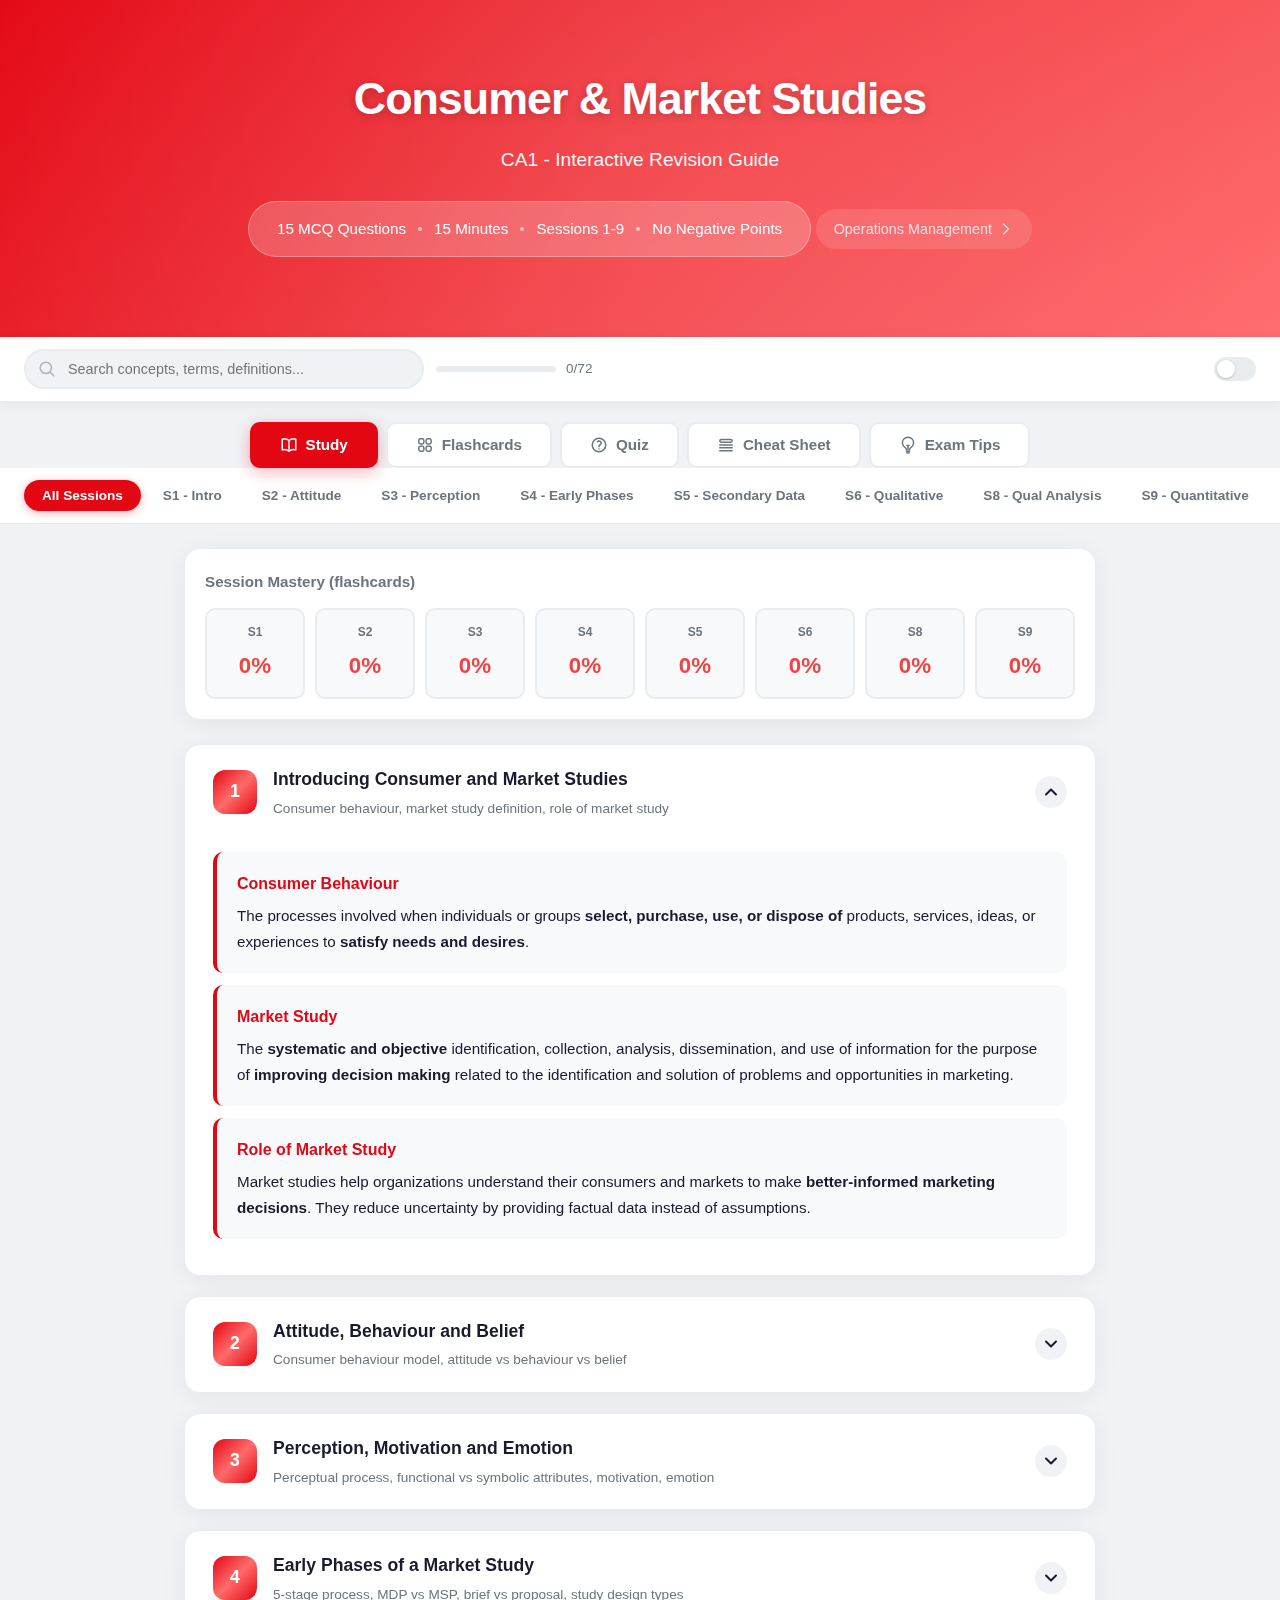
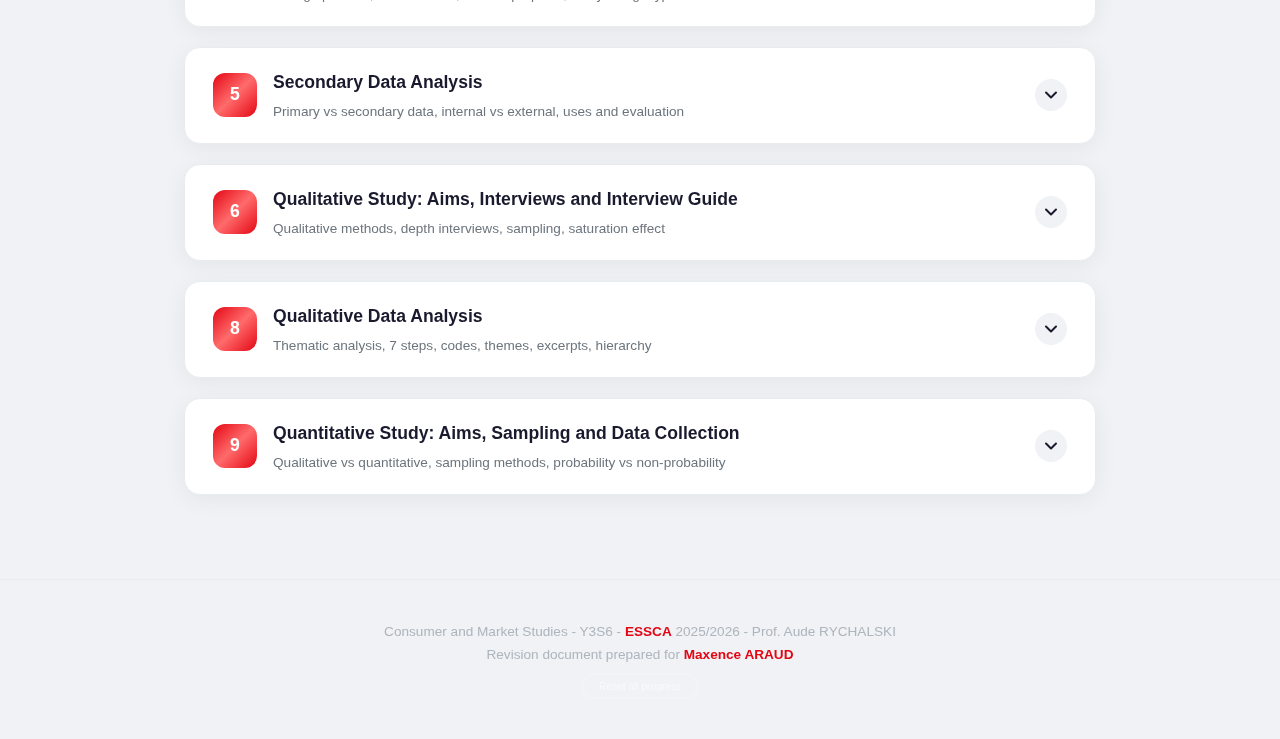
<file: index.html>
<!DOCTYPE html>
<html lang="en">
<head>
<meta charset="UTF-8">
<meta name="viewport" content="width=device-width, initial-scale=1.0">
<title>CA1 Revision - Consumer & Market Studies | ESSCA</title>
<link rel="icon" href="data:image/svg+xml,<svg xmlns='http://www.w3.org/2000/svg' viewBox='0 0 100 100'><text y='.9em' font-size='90'>📚</text></svg>">
<link rel="stylesheet" href="css/styles.css">
</head>
<body>

<!-- HERO -->
<div class="hero">
  <h1>Consumer & Market Studies</h1>
  <p class="subtitle">CA1 - Interactive Revision Guide</p>
  <div class="exam-badge">
    <span>15 MCQ Questions</span>
    <div class="badge-dot"></div>
    <span>15 Minutes</span>
    <div class="badge-dot"></div>
    <span>Sessions 1-9</span>
    <div class="badge-dot"></div>
    <span>No Negative Points</span>
  </div>
  <a href="operations-management.html" style="display:inline-flex;align-items:center;gap:6px;color:white;text-decoration:none;font-size:0.9em;opacity:0.8;transition:opacity 0.2s;margin-top:12px;background:rgba(255,255,255,0.15);padding:8px 18px;border-radius:20px;backdrop-filter:blur(4px)" onmouseover="this.style.opacity='1'" onmouseout="this.style.opacity='0.8'">
    Operations Management
    <svg width="16" height="16" fill="none" viewBox="0 0 24 24" stroke="currentColor" stroke-width="2"><path stroke-linecap="round" stroke-linejoin="round" d="M8.25 4.5l7.5 7.5-7.5 7.5"/></svg>
  </a>
</div>

<!-- CONTROLS BAR -->
<div class="controls-bar">
  <div class="controls-left">
    <div class="search-box">
      <svg xmlns="http://www.w3.org/2000/svg" fill="none" viewBox="0 0 24 24" stroke-width="2" stroke="currentColor"><path stroke-linecap="round" stroke-linejoin="round" d="M21 21l-5.197-5.197m0 0A7.5 7.5 0 105.196 5.196a7.5 7.5 0 0010.607 10.607z"/></svg>
      <input type="text" id="searchInput" placeholder="Search concepts, terms, definitions..." oninput="handleSearch(this.value)">
    </div>
    <div class="progress-container">
      <div class="progress-bar"><div class="progress-fill" id="progressFill"></div></div>
      <span id="progressText">0%</span>
    </div>
  </div>
  <div class="controls-right">
    <button class="theme-toggle" onclick="toggleTheme()" title="Toggle dark mode"></button>
  </div>
</div>

<!-- MODE SWITCHER -->
<div class="mode-switcher">
  <button class="mode-btn active" onclick="switchMode('study')" data-mode="study">
    <svg width="18" height="18" fill="none" viewBox="0 0 24 24" stroke="currentColor" stroke-width="2"><path stroke-linecap="round" stroke-linejoin="round" d="M12 6.042A8.967 8.967 0 006 3.75c-1.052 0-2.062.18-3 .512v14.25A8.987 8.987 0 016 18c2.305 0 4.408.867 6 2.292m0-14.25a8.966 8.966 0 016-2.292c1.052 0 2.062.18 3 .512v14.25A8.987 8.987 0 0018 18a8.967 8.967 0 00-6 2.292m0-14.25v14.25"/></svg>
    Study
  </button>
  <button class="mode-btn" onclick="switchMode('flashcards')" data-mode="flashcards">
    <svg width="18" height="18" fill="none" viewBox="0 0 24 24" stroke="currentColor" stroke-width="2"><path stroke-linecap="round" stroke-linejoin="round" d="M3.75 6A2.25 2.25 0 016 3.75h2.25A2.25 2.25 0 0110.5 6v2.25a2.25 2.25 0 01-2.25 2.25H6a2.25 2.25 0 01-2.25-2.25V6zM3.75 15.75A2.25 2.25 0 016 13.5h2.25a2.25 2.25 0 012.25 2.25V18a2.25 2.25 0 01-2.25 2.25H6A2.25 2.25 0 013.75 18v-2.25zM13.5 6a2.25 2.25 0 012.25-2.25H18A2.25 2.25 0 0120.25 6v2.25A2.25 2.25 0 0118 10.5h-2.25a2.25 2.25 0 01-2.25-2.25V6zM13.5 15.75a2.25 2.25 0 012.25-2.25H18a2.25 2.25 0 012.25 2.25V18A2.25 2.25 0 0118 20.25h-2.25A2.25 2.25 0 0113.5 18v-2.25z"/></svg>
    Flashcards
  </button>
  <button class="mode-btn" onclick="switchMode('quiz')" data-mode="quiz">
    <svg width="18" height="18" fill="none" viewBox="0 0 24 24" stroke="currentColor" stroke-width="2"><path stroke-linecap="round" stroke-linejoin="round" d="M9.879 7.519c1.171-1.025 3.071-1.025 4.242 0 1.172 1.025 1.172 2.687 0 3.712-.203.179-.43.326-.67.442-.745.361-1.45.999-1.45 1.827v.75M21 12a9 9 0 11-18 0 9 9 0 0118 0zm-9 5.25h.008v.008H12v-.008z"/></svg>
    Quiz
  </button>
  <button class="mode-btn" onclick="switchMode('cheatsheet')" data-mode="cheatsheet">
    <svg width="18" height="18" fill="none" viewBox="0 0 24 24" stroke="currentColor" stroke-width="2"><path stroke-linecap="round" stroke-linejoin="round" d="M3.75 12h16.5m-16.5 3.75h16.5M3.75 19.5h16.5M5.625 4.5h12.75a1.875 1.875 0 010 3.75H5.625a1.875 1.875 0 010-3.75z"/></svg>
    Cheat Sheet
  </button>
  <button class="mode-btn" onclick="switchMode('examtips')" data-mode="examtips">
    <svg width="18" height="18" fill="none" viewBox="0 0 24 24" stroke="currentColor" stroke-width="2"><path stroke-linecap="round" stroke-linejoin="round" d="M12 18v-5.25m0 0a6.01 6.01 0 001.5-.189m-1.5.189a6.01 6.01 0 01-1.5-.189m3.75 7.478a12.06 12.06 0 01-4.5 0m3.75 2.383a14.406 14.406 0 01-3 0M14.25 18v-.192c0-.983.658-1.823 1.508-2.316a7.5 7.5 0 10-7.517 0c.85.493 1.509 1.333 1.509 2.316V18"/></svg>
    Exam Tips
  </button>
</div>

<!-- NAV TABS (Session filter) -->
<div class="nav-tabs" id="navTabs">
  <button class="nav-tab active" onclick="filterSession('all')">All Sessions</button>
  <button class="nav-tab" onclick="filterSession(1)">S1 - Intro</button>
  <button class="nav-tab" onclick="filterSession(2)">S2 - Attitude</button>
  <button class="nav-tab" onclick="filterSession(3)">S3 - Perception</button>
  <button class="nav-tab" onclick="filterSession(4)">S4 - Early Phases</button>
  <button class="nav-tab" onclick="filterSession(5)">S5 - Secondary Data</button>
  <button class="nav-tab" onclick="filterSession(6)">S6 - Qualitative</button>
  <button class="nav-tab" onclick="filterSession(8)">S8 - Qual Analysis</button>
  <button class="nav-tab" onclick="filterSession(9)">S9 - Quantitative</button>
</div>

<div class="container">

<!-- ==================== STUDY MODE ==================== -->
<div class="section active" id="studySection">

<!-- Mastery Dashboard -->
<div class="mastery-dashboard" id="masteryDashboard">
  <h4>Session Mastery (flashcards)</h4>
</div>

<!-- SESSION 1 -->
<div class="session-card open" data-session="1">
  <div class="session-header" onclick="toggleSession(this)">
    <div style="display:flex;align-items:center;gap:16px;flex:1;min-width:0">
      <div class="session-number">1</div>
      <div class="session-info">
        <h3>Introducing Consumer and Market Studies</h3>
        <p>Consumer behaviour, market study definition, role of market study</p>
      </div>
    </div>
    <div class="session-toggle">
      <svg width="16" height="16" fill="none" viewBox="0 0 24 24" stroke="currentColor" stroke-width="3"><path stroke-linecap="round" stroke-linejoin="round" d="M19.5 8.25l-7.5 7.5-7.5-7.5"/></svg>
    </div>
  </div>
  <div class="session-body">
    <div class="session-content">
      <div class="concept">
        <div class="concept-title">Consumer Behaviour</div>
        <p>The processes involved when individuals or groups <strong>select, purchase, use, or dispose of</strong> products, services, ideas, or experiences to <strong>satisfy needs and desires</strong>.</p>
      </div>
      <div class="concept">
        <div class="concept-title">Market Study</div>
        <p>The <strong>systematic and objective</strong> identification, collection, analysis, dissemination, and use of information for the purpose of <strong>improving decision making</strong> related to the identification and solution of problems and opportunities in marketing.</p>
      </div>
      <div class="concept">
        <div class="concept-title">Role of Market Study</div>
        <p>Market studies help organizations understand their consumers and markets to make <strong>better-informed marketing decisions</strong>. They reduce uncertainty by providing factual data instead of assumptions.</p>
      </div>
    </div>
  </div>
</div>

<!-- SESSION 2 -->
<div class="session-card" data-session="2">
  <div class="session-header" onclick="toggleSession(this)">
    <div style="display:flex;align-items:center;gap:16px;flex:1;min-width:0">
      <div class="session-number">2</div>
      <div class="session-info">
        <h3>Attitude, Behaviour and Belief</h3>
        <p>Consumer behaviour model, attitude vs behaviour vs belief</p>
      </div>
    </div>
    <div class="session-toggle">
      <svg width="16" height="16" fill="none" viewBox="0 0 24 24" stroke="currentColor" stroke-width="3"><path stroke-linecap="round" stroke-linejoin="round" d="M19.5 8.25l-7.5 7.5-7.5-7.5"/></svg>
    </div>
  </div>
  <div class="session-body">
    <div class="session-content">
      <div class="concept">
        <div class="concept-title">Model of Consumer Behaviour</div>
        <p><strong>Environment</strong> (marketing stimuli + other stimuli) <span class="process-arrow">&rarr;</span> <strong>Consumer's Black Box</strong> (characteristics + decision process) <span class="process-arrow">&rarr;</span> <strong>Consumer Responses</strong> (attitudes, purchase behaviour, etc.)</p>
      </div>
      <div class="concept">
        <div class="concept-title">Behaviour</div>
        <p>What a consumer <strong>does</strong>. It is <strong>observed and factual</strong> - you can see it.<br>Example: "I buy organic food every week."</p>
      </div>
      <div class="concept">
        <div class="concept-title">Attitude</div>
        <p>What a consumer <strong>thinks or feels</strong>. It <strong>cannot be directly observed</strong>. It is an overall evaluation (positive or negative) of an object, person, or issue.<br>Example: "I think organic food is healthier."</p>
      </div>
      <div class="concept">
        <div class="concept-title">Belief</div>
        <p>The <strong>cognitive information</strong> a consumer holds about an attitude object. It is what the consumer <strong>knows or thinks they know</strong>.<br>Example: "Organic food contains no pesticides."</p>
      </div>
      <div class="tip">Behaviour = ACTION (observable) | Attitude = EVALUATION (feeling/thinking) | Belief = KNOWLEDGE (cognitive info)</div>
      <div class="concept">
        <div class="concept-title">ABC Model: 3 Components of Attitude</div>
        <p><strong>A = Affect:</strong> what you <strong>feel</strong> about the object (emotions, feelings).<br>
        <strong>B = Behaviour (Conation):</strong> your <strong>intention to act</strong> toward the object.<br>
        <strong>C = Cognition:</strong> what you <strong>know or believe</strong> about the object (knowledge, beliefs).</p>
      </div>
      <div class="concept">
        <div class="concept-title">How Attitudes Form</div>
        <p><strong>1. Direct Experience:</strong> personal interaction with the product or service. Produces <strong>stronger, more confidently held attitudes</strong>.<br>
        <strong>2. Classical Conditioning:</strong> pairing a <strong>neutral stimulus</strong> with one that <strong>naturally elicits a response</strong> (e.g., pleasant music + brand).<br>
        <strong>3. Operant (Instrumental) Conditioning:</strong> attitudes shaped by <strong>rewards and punishments</strong> following a behaviour.</p>
      </div>
      <div class="concept">
        <div class="concept-title">3 Types of Consumer Characteristics</div>
        <p><strong>Personal:</strong> age, lifestyle, personality, self-concept.<br>
        <strong>Psychological:</strong> motivation, perception, learning, attitudes, beliefs.<br>
        <strong>Socio-cultural:</strong> culture, social class, family, reference groups.</p>
      </div>
      <div class="concept">
        <div class="concept-title">Properties of Beliefs</div>
        <p>Beliefs are <strong>resistant to change</strong>. They can be <strong>positive, neutral, or negative</strong>. They represent cognitive information and inform attitudes. A belief is NOT the same as an attitude (belief = knowledge claim; attitude = overall evaluation).</p>
      </div>
    </div>
  </div>
</div>

<!-- SESSION 3 -->
<div class="session-card" data-session="3">
  <div class="session-header" onclick="toggleSession(this)">
    <div style="display:flex;align-items:center;gap:16px;flex:1;min-width:0">
      <div class="session-number">3</div>
      <div class="session-info">
        <h3>Perception, Motivation and Emotion</h3>
        <p>Perceptual process, functional vs symbolic attributes, motivation, emotion</p>
      </div>
    </div>
    <div class="session-toggle">
      <svg width="16" height="16" fill="none" viewBox="0 0 24 24" stroke="currentColor" stroke-width="3"><path stroke-linecap="round" stroke-linejoin="round" d="M19.5 8.25l-7.5 7.5-7.5-7.5"/></svg>
    </div>
  </div>
  <div class="session-body">
    <div class="session-content">
      <div class="concept">
        <div class="concept-title">Perception</div>
        <p>The process by which sensory information is <strong>selected, organized, and interpreted</strong>. It is how people make sense of the world around them.</p>
      </div>
      <div class="concept">
        <div class="concept-title">Sensation</div>
        <p>The <strong>immediate response</strong> of sensory receptors (eyes, ears, nose, mouth, skin) to basic stimuli such as light, colour, sound, odour, and texture.</p>
      </div>
      <div class="concept">
        <div class="concept-title">Perceptual Process (Solomon, 2018)</div>
        <div class="process-flow">
          <span class="process-step">Sensory stimuli</span>
          <span class="process-arrow">&rarr;</span>
          <span class="process-step">Sensory receptors</span>
          <span class="process-arrow">&rarr;</span>
          <span class="process-step">Exposure</span>
          <span class="process-arrow">&rarr;</span>
          <span class="process-step">Attention</span>
          <span class="process-arrow">&rarr;</span>
          <span class="process-step">Interpretation</span>
        </div>
      </div>
      <div class="concept">
        <div class="concept-title">Functional vs. Symbolic Attributes</div>
        <p><strong>Functional attributes:</strong> tangible, measurable characteristics (taste, smell, price, weight).<br>
        <strong>Symbolic attributes:</strong> intangible characteristics (brand image, quality perception, authenticity, status).</p>
      </div>
      <div class="concept">
        <div class="concept-title">Motivation</div>
        <p>The <strong>process that leads people to behave as they do</strong>. It occurs when a <strong>need is aroused</strong> that the consumer wishes to satisfy. The need creates a state of tension that drives the consumer to reduce it.</p>
      </div>
      <div class="concept">
        <div class="concept-title">Absolute Threshold vs. Differential Threshold (JND)</div>
        <p><strong>Absolute threshold:</strong> the <strong>minimum amount of stimulation</strong> that can be detected on a sensory channel.<br>
        <strong>Differential threshold (JND - Just Noticeable Difference):</strong> the ability to detect <strong>changes or differences</strong> between two stimuli.</p>
      </div>
      <div class="concept">
        <div class="concept-title">Subliminal Perception</div>
        <p>Stimuli that fall <strong>below the absolute threshold</strong>. The consumer is <strong>not consciously aware</strong> of the stimulus, but behaviour may still be influenced.</p>
      </div>
      <div class="concept">
        <div class="concept-title">Perceptual Vigilance vs. Perceptual Defence</div>
        <p><strong>Perceptual vigilance:</strong> consumers are more likely to <strong>notice stimuli related to their current needs</strong>.<br>
        <strong>Perceptual defence:</strong> consumers <strong>block or filter out</strong> threatening or unpleasant stimuli (people see what they want to see).</p>
      </div>
      <div class="concept">
        <div class="concept-title">Sensory Overload</div>
        <p>Occurs when consumers are exposed to <strong>far more information than they can process</strong>. Common in multitasking and digital environments.</p>
      </div>
      <div class="concept">
        <div class="concept-title">Maslow's Hierarchy of Needs (5 levels)</div>
        <div class="process-flow">
          <span class="process-step">1. Physiological</span>
          <span class="process-arrow">&rarr;</span>
          <span class="process-step">2. Safety</span>
          <span class="process-arrow">&rarr;</span>
          <span class="process-step">3. Belongingness/Love</span>
          <span class="process-arrow">&rarr;</span>
          <span class="process-step">4. Esteem</span>
          <span class="process-arrow">&rarr;</span>
          <span class="process-step">5. Self-Actualization</span>
        </div>
        <p style="margin-top:8px"><em>Limitation: culture-specific, the strict order may not apply universally.</em></p>
      </div>
      <div class="concept">
        <div class="concept-title">Murray's Psychogenic Needs (6 categories)</div>
        <p><strong>Ambition, Materialism, Power, Affection, Information, Snobbery.</strong><br>
        Differs from Maslow by identifying specific psychological needs rather than a strict hierarchy.</p>
      </div>
      <div class="concept">
        <div class="concept-title">3 Motivational Conflicts</div>
        <p><strong>Approach-Approach:</strong> choice between <strong>two desirable options</strong> (e.g., two great holiday destinations).<br>
        <strong>Approach-Avoidance:</strong> product has <strong>both positive and negative</strong> qualities (e.g., want cake but worried about calories).<br>
        <strong>Avoidance-Avoidance:</strong> choice between <strong>two undesirable options</strong> (e.g., spend money on car repair or take the bus).</p>
      </div>
      <div class="concept">
        <div class="concept-title">Affect, Moods vs. Emotions</div>
        <p><strong>Affect:</strong> umbrella term for moods + emotions.<br>
        <strong>Moods:</strong> mild, diffuse, <strong>no clear cause</strong>, last <strong>longer</strong>.<br>
        <strong>Emotions:</strong> intense, specific, <strong>clearly identified cause</strong>, <strong>short-lived</strong>.</p>
      </div>
    </div>
  </div>
</div>

<!-- SESSION 4 -->
<div class="session-card" data-session="4">
  <div class="session-header" onclick="toggleSession(this)">
    <div style="display:flex;align-items:center;gap:16px;flex:1;min-width:0">
      <div class="session-number">4</div>
      <div class="session-info">
        <h3>Early Phases of a Market Study</h3>
        <p>5-stage process, MDP vs MSP, brief vs proposal, study design types</p>
      </div>
    </div>
    <div class="session-toggle">
      <svg width="16" height="16" fill="none" viewBox="0 0 24 24" stroke="currentColor" stroke-width="3"><path stroke-linecap="round" stroke-linejoin="round" d="M19.5 8.25l-7.5 7.5-7.5-7.5"/></svg>
    </div>
  </div>
  <div class="session-body">
    <div class="session-content">
      <div class="concept">
        <div class="concept-title">Market Study Process (5 Stages)</div>
        <div class="process-flow">
          <span class="process-step">1. Formulate the problem</span>
          <span class="process-arrow">&rarr;</span>
          <span class="process-step">2. Determine study design</span>
          <span class="process-arrow">&rarr;</span>
          <span class="process-step">3. Data collection & sampling</span>
          <span class="process-arrow">&rarr;</span>
          <span class="process-step">4. Analyze & interpret</span>
          <span class="process-arrow">&rarr;</span>
          <span class="process-step">5. Report & delivery</span>
        </div>
        <p style="margin-top:10px;font-style:italic;">All of this leads to &rarr; <strong>Make decisions</strong></p>
      </div>
      <div class="concept">
        <div class="concept-title">MDP vs. MSP</div>
        <p><strong>Management Decision Problem (MDP):</strong> asks what the <strong>decision maker needs to do</strong>. Action-oriented.<br>Example: "Should Starbucks launch a drive-thru in France?"</p>
        <p style="margin-top:8px"><strong>Marketing Study Problem (MSP):</strong> asks what <strong>information is needed</strong> and how it can be best obtained. Research-oriented.<br>Example: "What are consumer beliefs, perceptions, motivations, barriers towards a Starbucks drive-thru?"</p>
      </div>
      <div class="concept">
        <div class="concept-title">Brief vs. Proposal</div>
        <p><strong>Brief</strong> = from the <strong>client</strong>. Contains: background, business objectives, stakeholders, scope, outcomes, budget/timing.<br>
        <strong>Proposal</strong> = from the <strong>research institute/supplier</strong>. Contains: project title, marketing problem, purpose, methodology, sample plan, timeline, budget, ethical concerns.</p>
      </div>
      <div class="concept">
        <div class="concept-title">Study Design Types</div>
        <p><strong>Exploratory studies:</strong> provide <strong>insights and understanding</strong>. Flexible, unstructured.<br>
        <strong>Conclusive studies:</strong> test <strong>specific hypotheses</strong> and examine relationships. Structured, quantitative.</p>
      </div>
      <div class="concept">
        <div class="concept-title">Descriptive Study (Conclusive)</div>
        <p>Describes <strong>market characteristics</strong>: user profiles, percentages of behaviours, determines triggers. It is <strong>explanatory</strong>.</p>
      </div>
      <div class="concept">
        <div class="concept-title">Causal Study (Conclusive)</div>
        <p>Provides evidence of <strong>cause-and-effect relationships</strong>. Does X (cause) influence Y (effect)? It is <strong>confirmatory</strong>.</p>
      </div>
      <div class="table-wrap">
        <table>
          <tr><th>Study Design</th><th>Type</th><th>Purpose</th><th>Method</th></tr>
          <tr><td><strong>Exploratory</strong></td><td>Qualitative</td><td>Understand, explore, gain insights</td><td>Secondary data, interviews, focus groups</td></tr>
          <tr><td><strong>Descriptive</strong></td><td>Conclusive / Quantitative</td><td>Describe, measure, explain</td><td>Survey, questionnaire</td></tr>
          <tr><td><strong>Causal</strong></td><td>Conclusive / Quantitative</td><td>Confirm cause-effect relationships</td><td>Experiments, survey</td></tr>
        </table>
      </div>
    </div>
  </div>
</div>

<!-- SESSION 5 -->
<div class="session-card" data-session="5">
  <div class="session-header" onclick="toggleSession(this)">
    <div style="display:flex;align-items:center;gap:16px;flex:1;min-width:0">
      <div class="session-number">5</div>
      <div class="session-info">
        <h3>Secondary Data Analysis</h3>
        <p>Primary vs secondary data, internal vs external, uses and evaluation</p>
      </div>
    </div>
    <div class="session-toggle">
      <svg width="16" height="16" fill="none" viewBox="0 0 24 24" stroke="currentColor" stroke-width="3"><path stroke-linecap="round" stroke-linejoin="round" d="M19.5 8.25l-7.5 7.5-7.5-7.5"/></svg>
    </div>
  </div>
  <div class="session-body">
    <div class="session-content">
      <div class="concept">
        <div class="concept-title">Primary vs. Secondary Data</div>
        <p><strong>Primary data:</strong> originated by the researcher <strong>for the specific purpose</strong> of addressing the study problem at hand.<br>
        <strong>Secondary data:</strong> data collected <strong>for some other purpose</strong> than the problem at hand. They are <strong>existing data</strong>.</p>
      </div>
      <div class="table-wrap">
        <table>
          <tr><th></th><th>Primary Data</th><th>Secondary Data</th></tr>
          <tr><td><strong>Collection purpose</strong></td><td>For the problem at hand</td><td>For other problems</td></tr>
          <tr><td><strong>Collection process</strong></td><td>Very involved</td><td>Rapid and easy</td></tr>
          <tr><td><strong>Collection cost</strong></td><td>High</td><td>Relatively low</td></tr>
          <tr><td><strong>Collection time</strong></td><td>Long</td><td>Short</td></tr>
        </table>
      </div>
      <div class="concept">
        <div class="concept-title">Prerequisite</div>
        <p>Examination of secondary data is a <strong>prerequisite</strong> to the collection of primary data. A market study always starts with secondary data.</p>
      </div>
      <div class="concept">
        <div class="concept-title">Internal vs. External Secondary Data</div>
        <p><strong>Internal data:</strong> available <strong>within</strong> the organization (client database, CRM/ERP, internal reports, previous studies).<br>
        <strong>External data:</strong> <strong>outside</strong> the organization (government sources/census, professional associations, professional press, social media, syndicated services).</p>
      </div>
      <div class="concept">
        <div class="concept-title">Uses of Secondary Data</div>
        <p>Identify the problem, better define the problem, develop an approach, formulate research design, answer study questions, interpret primary data more insightfully.</p>
      </div>
      <div class="concept">
        <div class="concept-title">Three Sieves of Socrates</div>
        <p>When evaluating secondary data: 1) Is it <strong>true</strong>? 2) Is it <strong>good</strong>? 3) Is it <strong>useful</strong>?<br>
        Also evaluate: methodology, accuracy, currency, content, purpose, and credibility.</p>
      </div>
      <div class="concept">
        <div class="concept-title">Exploratory Research Method (5 steps)</div>
        <div class="process-flow">
          <span class="process-step">Identify object & field</span>
          <span class="process-arrow">&rarr;</span>
          <span class="process-step">Use keywords</span>
          <span class="process-arrow">&rarr;</span>
          <span class="process-step">Identify nature & content</span>
          <span class="process-arrow">&rarr;</span>
          <span class="process-step">Consult resources</span>
          <span class="process-arrow">&rarr;</span>
          <span class="process-step">Write up properly</span>
        </div>
      </div>
    </div>
  </div>
</div>

<!-- SESSION 6 -->
<div class="session-card" data-session="6">
  <div class="session-header" onclick="toggleSession(this)">
    <div style="display:flex;align-items:center;gap:16px;flex:1;min-width:0">
      <div class="session-number">6</div>
      <div class="session-info">
        <h3>Qualitative Study: Aims, Interviews and Interview Guide</h3>
        <p>Qualitative methods, depth interviews, sampling, saturation effect</p>
      </div>
    </div>
    <div class="session-toggle">
      <svg width="16" height="16" fill="none" viewBox="0 0 24 24" stroke="currentColor" stroke-width="3"><path stroke-linecap="round" stroke-linejoin="round" d="M19.5 8.25l-7.5 7.5-7.5-7.5"/></svg>
    </div>
  </div>
  <div class="session-body">
    <div class="session-content">
      <div class="concept">
        <div class="concept-title">Qualitative Study</div>
        <p>An <strong>unstructured, exploratory</strong> research methodology based on <strong>small samples</strong> intended to provide <strong>insight and understanding</strong> of a social phenomenon within its natural setting. It focuses on <strong>words, concepts, ideas, opinions</strong>. Data is <strong>non-numerical</strong>.</p>
      </div>
      <div class="concept">
        <div class="concept-title">Qualitative Study Procedures</div>
        <p><strong>Direct (nondisguised):</strong> Focus Groups, Depth Interviews<br>
        <strong>Indirect (disguised):</strong> Projective Techniques</p>
      </div>
      <div class="concept">
        <div class="concept-title">Advantages & Disadvantages</div>
        <p><strong>Advantages:</strong> deeper insights than secondary data, uncover underlying reasons, probe for motivations, free exchange of information, attribute responses to respondents.<br>
        <strong>Disadvantages:</strong> skilled interviewers are expensive, small sample (not conclusive), quality depends on interviewer.</p>
      </div>
      <div class="concept">
        <div class="concept-title">Depth Interview</div>
        <p>A <strong>direct, personal interview</strong> where a single respondent is probed by a skilled interviewer to uncover underlying opinions, motivations, beliefs, attitudes, and feelings. Can be structured or unstructured.</p>
        <p style="margin-top:6px"><strong>Characteristics:</strong> one-to-one, single topic, 30 min to 1 hour, diversity of participants, recording recommended.</p>
      </div>
      <div class="concept">
        <div class="concept-title">Sample Selection Criteria (Initial Target)</div>
        <p>Based on: <strong>demographic</strong> (age, income, gender), <strong>psychographic</strong> (attitudes, values, lifestyle), <strong>geographic</strong> (location, availability), <strong>usage</strong> (non-user, occasional, frequent) characteristics.<br>
        Participants can be: industry experts, product users, or anyone concerned by the topic.</p>
      </div>
      <div class="concept">
        <div class="concept-title">Qualitative Sampling Methods</div>
        <p><strong>Convenience sampling:</strong> pure chance, take-them-where-you-find-them.<br>
        <strong>Purposive sampling:</strong> identify key characteristics, find where these people are, invite them.<br>
        <strong>Snowball sampling:</strong> first participant refers others who match the profile.</p>
      </div>
      <div class="concept">
        <div class="concept-title">Saturation Effect</div>
        <p>When you stop finding <strong>new insights, ideas, opinions, or patterns</strong> as you interview more participants. This signals the <strong>end of the interviews</strong>. It is impossible to know the exact sample size beforehand.</p>
      </div>
      <div class="concept">
        <div class="concept-title">Interview Techniques</div>
        <p><strong>Structured interview:</strong> standardized questions, fixed order.<br>
        <strong>Semi-structured interview:</strong> set topics/questions but <strong>no imposed sequence</strong>, free to ask follow-up questions.<br>
        <strong>Narrative interview:</strong> open-ended, respondent tells their story.</p>
      </div>
      <div class="concept">
        <div class="concept-title">Interview Guide: 4 Phases</div>
        <div class="process-flow">
          <span class="process-step">1. Introductory</span>
          <span class="process-arrow">&rarr;</span>
          <span class="process-step">2. Subject Centering</span>
          <span class="process-arrow">&rarr;</span>
          <span class="process-step">3. Deepening</span>
          <span class="process-arrow">&rarr;</span>
          <span class="process-step">4. Closing</span>
        </div>
        <p style="margin-top:8px">It is a flexible canvas giving precise signs for each phase. All questions should be <strong>open-ended</strong> (not yes/no).</p>
      </div>
      <div class="concept">
        <div class="concept-title">3 Question Types in Interview Guide</div>
        <p><strong>Descriptive questions:</strong> ask for <strong>facts</strong> (what, how).<br>
        <strong>Casual questions:</strong> ask for <strong>reasons</strong> (why a behaviour/opinion exists).<br>
        <strong>Consequence questions:</strong> ask <strong>what happens</strong> as a result of a behaviour.</p>
      </div>
      <div class="table-wrap">
        <table>
          <tr><th>Interviewer Should DO</th><th>Interviewer Should NOT DO</th></tr>
          <tr><td>Listen actively</td><td>Fear silence</td></tr>
          <tr><td>Stay objective</td><td>Interrupt the interviewee</td></tr>
          <tr><td>Show understanding (without interpretation)</td><td>Be directive or impose structure</td></tr>
          <tr><td>Strengthen a point discussed previously</td><td>Induce responses</td></tr>
          <tr><td>Make summaries using interviewee's words</td><td>Interpret or give opinions/judgments</td></tr>
          <tr><td>Record the interview and take notes</td><td></td></tr>
        </table>
      </div>
    </div>
  </div>
</div>

<!-- SESSION 8 -->
<div class="session-card" data-session="8">
  <div class="session-header" onclick="toggleSession(this)">
    <div style="display:flex;align-items:center;gap:16px;flex:1;min-width:0">
      <div class="session-number">8</div>
      <div class="session-info">
        <h3>Qualitative Data Analysis</h3>
        <p>Thematic analysis, 7 steps, codes, themes, excerpts, hierarchy</p>
      </div>
    </div>
    <div class="session-toggle">
      <svg width="16" height="16" fill="none" viewBox="0 0 24 24" stroke="currentColor" stroke-width="3"><path stroke-linecap="round" stroke-linejoin="round" d="M19.5 8.25l-7.5 7.5-7.5-7.5"/></svg>
    </div>
  </div>
  <div class="session-body">
    <div class="session-content">
      <div class="concept">
        <div class="concept-title">Analysis (Bernard, 2006)</div>
        <p>The search for <strong>patterns in data</strong> and for ideas that help explain why those patterns are there.</p>
      </div>
      <div class="concept">
        <div class="concept-title">Thematic Analysis</div>
        <p>A data analysis process that involves delving through a data set, <strong>identifying patterns</strong>, systematically <strong>coding</strong>, deriving <strong>themes</strong>, and creating a <strong>narrative</strong>.</p>
      </div>
      <div class="concept">
        <div class="concept-title">7 Steps of Qualitative Analysis</div>
        <p><strong>Step 1: Familiarize yourself with data</strong> - Transcribe interviews, read transcripts, identify meanings and patterns.</p>
        <p><strong>Step 2: Come up with initial codes</strong> - A code is a word/phrase that captures the essence of an excerpt.</p>
        <p><strong>Step 3: Decide what you code</strong> - Identify relevant excerpts, apply appropriate codes. Same meaning = same code.</p>
        <p><strong>Step 4: Merge codes with supporting excerpts</strong> - Group excerpts by code (= codifying). This allows deeper understanding.</p>
        <p><strong>Step 5: Group codes into themes</strong> - A theme is nuanced, complex, meaningful and related to the information needed.</p>
        <p><strong>Step 6: Assess and revise themes</strong> - Check relevance, ensure enough data per theme, themes must be mutually exclusive. Merge similar themes, delete non-contributing ones. Iterative process.</p>
        <p><strong>Step 7: Write the results</strong> - Tell a consistent story, use quotes to support ideas, provide interpretive analysis.</p>
      </div>
      <div class="concept">
        <div class="concept-title">Key Vocabulary</div>
        <p><span class="key-term">Excerpt</span> = word-for-word reproduction of verbal data (verbatim).<br>
        <span class="key-term">Code</span> = word/phrase capturing the essence of an excerpt.<br>
        <span class="key-term">Codifying</span> = grouping and categorizing data by codes.<br>
        <span class="key-term">Theme</span> = grouping of codes that says something meaningful about the MSP.<br>
        <span class="key-term">Sub-theme</span> = codes grouped under a theme (e.g., Frustration + Anger = Negative Emotions).</p>
      </div>
      <div class="concept">
        <div class="concept-title">Hierarchy of Themes</div>
        <p><strong>Strong themes</strong> = most recurring (high frequency of excerpts, many respondents).<br>
        <strong>Weak themes</strong> = less recurring.<br>
        Depends on: frequency of excerpts, number of interviews addressing the code, and length of verbatim.</p>
      </div>
      <div class="concept">
        <div class="concept-title">Important: Limitations</div>
        <p>Findings of a qualitative study <strong>can't be generalized</strong> (sample too small, not statistically representative) but they provide insights and help in <strong>questionnaire design</strong> for the quantitative phase.</p>
      </div>
    </div>
  </div>
</div>

<!-- SESSION 9 -->
<div class="session-card" data-session="9">
  <div class="session-header" onclick="toggleSession(this)">
    <div style="display:flex;align-items:center;gap:16px;flex:1;min-width:0">
      <div class="session-number">9</div>
      <div class="session-info">
        <h3>Quantitative Study: Aims, Sampling and Data Collection</h3>
        <p>Qualitative vs quantitative, sampling methods, probability vs non-probability</p>
      </div>
    </div>
    <div class="session-toggle">
      <svg width="16" height="16" fill="none" viewBox="0 0 24 24" stroke="currentColor" stroke-width="3"><path stroke-linecap="round" stroke-linejoin="round" d="M19.5 8.25l-7.5 7.5-7.5-7.5"/></svg>
    </div>
  </div>
  <div class="session-body">
    <div class="session-content">
      <div class="table-wrap">
        <table>
          <tr><th></th><th>Qualitative Study</th><th>Quantitative Study</th></tr>
          <tr><td><strong>Objective</strong></td><td>Gain qualitative understanding of underlying reasons/motivations</td><td>Quantify data and generalize results from sample to population</td></tr>
          <tr><td><strong>Sample</strong></td><td>Small, nonrepresentative</td><td>Large, statistically representative</td></tr>
          <tr><td><strong>Data collection</strong></td><td>Unstructured</td><td>Structured</td></tr>
          <tr><td><strong>Data analysis</strong></td><td>Nonstatistical</td><td>Statistical</td></tr>
          <tr><td><strong>Outcome</strong></td><td>Develop initial understanding</td><td>Recommend final course of action</td></tr>
        </table>
      </div>
      <div class="concept">
        <div class="concept-title">Quantitative Study</div>
        <p>A <strong>systematic investigation</strong> by gathering <strong>quantifiable data</strong> and performing statistical, mathematical, or computational techniques. It is <strong>explanatory (descriptive)</strong> and <strong>confirmatory (causal)</strong>: it explains and confirms relationships between variables.</p>
      </div>
      <div class="concept">
        <div class="concept-title">Quantitative Data</div>
        <p>Information that can be <strong>counted or measured</strong> and given a numerical value. Can be <strong>intrinsically quantitative</strong> (e.g., monthly budget, annual income) or have an <strong>imposed numeric structure</strong> (e.g., Likert scale 1-5).</p>
      </div>
      <div class="concept">
        <div class="concept-title">Sampling Design Process (3 steps)</div>
        <p><strong>1. Define the population</strong> (and deduce the target to be studied).<br>
        <strong>2. Choose the sampling method</strong> (how to select participants).<br>
        <strong>3. Determine the sample size.</strong></p>
      </div>
      <div class="concept">
        <div class="concept-title">Population vs. Sample</div>
        <p><strong>Population:</strong> the defined group of individuals from which a sample is drawn.<br>
        <strong>Sample:</strong> members of a population selected to participate in a study.<br>
        Proper sampling allows us to <strong>estimate characteristics of the population as a whole</strong>.</p>
      </div>
      <div class="concept">
        <div class="concept-title">Sampling Technique</div>
        <p>Depends on whether a <strong>sampling frame</strong> (list of target population) is <strong>available and accessible</strong>:<br>
        <strong>YES</strong> &rarr; Probability sampling<br>
        <strong>NO</strong> &rarr; Non-probability sampling</p>
      </div>
      <div class="concept">
        <div class="concept-title">Probability Sampling Methods</div>
        <p>Each member has a <strong>specifiable probability</strong> of being chosen.<br>
        <strong>Simple random sampling:</strong> every member has an equal probability.<br>
        <strong>Stratified random sampling:</strong> population divided into subgroups (strata), random samples from each.<br>
        <strong>Cluster sampling:</strong> groups/geographic areas identified as clusters, samples taken from clusters.</p>
      </div>
      <div class="concept">
        <div class="concept-title">Non-Probability Sampling Methods</div>
        <p>Probability of any member being chosen is <strong>unknown</strong>.<br>
        <strong>Convenience sampling:</strong> haphazard, take-them-where-you-find-them.<br>
        <strong>Purposive sampling:</strong> selected based on researcher's judgment.<br>
        <strong>Snowball sampling:</strong> participants recruit others.<br>
        <strong>Quota sampling:</strong> sample reflects the numerical composition of subgroups in the population.</p>
      </div>
      <div class="concept">
        <div class="concept-title">Quota Sampling (Detail)</div>
        <p>Most used non-probability method in marketing. Reduced model of the population.<br>
        <strong>Single quota:</strong> based on <strong>1 criterion</strong> (e.g., gender only).<br>
        <strong>Cross quota:</strong> based on <strong>2+ criteria crossed</strong> (e.g., gender &times; age).<br>
        <em>Warning: too many criteria (&gt;2-3) makes it very difficult to find required respondents.</em></p>
      </div>
      <div class="concept">
        <div class="concept-title">Sample Size Formula</div>
        <p><strong>n = t&sup2;pq / e&sup2;</strong><br>
        With t = 1.96 (95% confidence), p = q = 0.5:<br>
        <strong>Simplified: n = 1/e&sup2;</strong><br>
        Example: e = 4% &rarr; n = 600 | e = 2% &rarr; n = 2,401</p>
      </div>
      <div class="table-wrap">
        <table>
          <tr><th>Confidence Level</th><th>e = 8%</th><th>e = 6%</th><th>e = 4%</th><th>e = 2%</th></tr>
          <tr><td><strong>90% (t=1.645)</strong></td><td>106</td><td>187</td><td>425</td><td>1,701</td></tr>
          <tr><td><strong>95% (t=1.960)</strong></td><td>150</td><td>267</td><td>600</td><td>2,401</td></tr>
          <tr><td><strong>99% (t=2.576)</strong></td><td>285</td><td>461</td><td>1,138</td><td>3,220</td></tr>
        </table>
      </div>
      <div class="tip">Key rule: to HALVE the margin of error, you must QUADRUPLE the sample size (e/2 &rarr; n &times; 4). Heavy consequences on time and cost.</div>
      <div class="table-wrap">
        <table>
          <tr><th>Probability Methods</th><th>Advantages</th><th>Disadvantages</th></tr>
          <tr><td><strong>Simple random</strong></td><td>Representative of population</td><td>May cost more; need full list</td></tr>
          <tr><td><strong>Stratified random</strong></td><td>Representative of population</td><td>May cost more; need full list</td></tr>
          <tr><td><strong>Cluster</strong></td><td>No need to sample from individual lists</td><td>Full list of cluster members still needed</td></tr>
        </table>
      </div>
      <div class="table-wrap">
        <table>
          <tr><th>Non-probability Methods</th><th>Advantages</th><th>Disadvantages</th></tr>
          <tr><td><strong>Convenience</strong></td><td>Inexpensive, efficient, convenient</td><td>Likely bias; not generalizable</td></tr>
          <tr><td><strong>Purposive</strong></td><td>Includes only types of interest</td><td>Likely bias; not generalizable</td></tr>
          <tr><td><strong>Snowball</strong></td><td>Same as purposive</td><td>Same as purposive</td></tr>
          <tr><td><strong>Quota</strong></td><td>Inexpensive; reduces lack of representativeness</td><td>Possible bias; no method for choosing within subgroups</td></tr>
        </table>
      </div>
    </div>
  </div>
</div>

</div><!-- end study section -->

<!-- ==================== FLASHCARD MODE ==================== -->
<div class="section" id="flashcardsSection">

  <!-- Flashcard panel: stats + search + filters -->
  <div class="fc-panel">
    <div class="fc-panel-stats" id="fcStatsBar">
      <div class="fc-stat"><span class="fc-stat-value" id="fcStatTotal">72</span><span class="fc-stat-label">Total</span></div>
      <div class="fc-stat"><span class="fc-stat-value fc-stat-success" id="fcStatMastered">0</span><span class="fc-stat-label">Mastered</span></div>
      <div class="fc-stat"><span class="fc-stat-value fc-stat-warning" id="fcStatRemaining">72</span><span class="fc-stat-label">Remaining</span></div>
      <div class="fc-stat"><span class="fc-stat-value fc-stat-info" id="fcStatQuizAvg">--</span><span class="fc-stat-label">Quiz Avg</span></div>
    </div>
    <div class="fc-panel-search">
      <svg width="16" height="16" xmlns="http://www.w3.org/2000/svg" fill="none" viewBox="0 0 24 24" stroke-width="2" stroke="currentColor"><path stroke-linecap="round" stroke-linejoin="round" d="M21 21l-5.197-5.197m0 0A7.5 7.5 0 105.196 5.196a7.5 7.5 0 0010.607 10.607z"/></svg>
      <input type="text" id="fcSearchInput" placeholder="Search flashcards..." oninput="searchFlashcards(this.value)">
      <span class="fc-search-count" id="fcSearchCount"></span>
    </div>
    <div class="fc-panel-filters" id="fcFilterRow">
      <button class="fc-filter-btn active" onclick="filterFlashcards('all')">All</button>
      <button class="fc-filter-btn" onclick="filterFlashcards(1)">S1</button>
      <button class="fc-filter-btn" onclick="filterFlashcards(2)">S2</button>
      <button class="fc-filter-btn" onclick="filterFlashcards(3)">S3</button>
      <button class="fc-filter-btn" onclick="filterFlashcards(4)">S4</button>
      <button class="fc-filter-btn" onclick="filterFlashcards(5)">S5</button>
      <button class="fc-filter-btn" onclick="filterFlashcards(6)">S6</button>
      <button class="fc-filter-btn" onclick="filterFlashcards(8)">S8</button>
      <button class="fc-filter-btn" onclick="filterFlashcards(9)">S9</button>
      <button class="fc-filter-btn mastered-filter" onclick="filterFlashcards('notmastered')">To Review</button>
    </div>
  </div>

  <!-- Card area -->
  <div class="flashcard-container">
    <div class="fc-mastery-indicator" id="fcMasteryIndicator" title="Card mastered"></div>
    <div class="flashcard" id="flashcard" onclick="flipCard()">
      <div class="fc-session-badge" id="fcBadge">S1</div>
      <div class="flashcard-face flashcard-front">
        <h3 id="fcQuestion"></h3>
        <p>Tap to reveal answer</p>
      </div>
      <div class="flashcard-face flashcard-back">
        <p id="fcAnswer"></p>
      </div>
    </div>
    <div class="fc-mastery-row">
      <button class="fc-mastery-btn review" onclick="markCard('review')">
        <svg width="14" height="14" fill="none" viewBox="0 0 24 24" stroke="currentColor" stroke-width="2.5"><path stroke-linecap="round" stroke-linejoin="round" d="M16.023 9.348h4.992v-.001M2.985 19.644v-4.992m0 0h4.992m-4.993 0 3.181 3.183a8.25 8.25 0 0 0 13.803-3.7M4.031 9.865a8.25 8.25 0 0 1 13.803-3.7l3.181 3.182"/></svg>
        Review
      </button>
      <button class="fc-mastery-btn got-it" onclick="markCard('gotit')">
        <svg width="14" height="14" fill="none" viewBox="0 0 24 24" stroke="currentColor" stroke-width="2.5"><path stroke-linecap="round" stroke-linejoin="round" d="m4.5 12.75 6 6 9-13.5"/></svg>
        Got it!
      </button>
    </div>
    <div class="flashcard-controls">
      <button class="fc-btn" onclick="prevCard()" title="Left arrow key">
        <svg width="16" height="16" fill="none" viewBox="0 0 24 24" stroke="currentColor" stroke-width="2"><path stroke-linecap="round" stroke-linejoin="round" d="M15.75 19.5L8.25 12l7.5-7.5"/></svg>
        Prev
      </button>
      <button class="fc-btn" onclick="shuffleCards()">
        <svg width="16" height="16" fill="none" viewBox="0 0 24 24" stroke="currentColor" stroke-width="2"><path stroke-linecap="round" stroke-linejoin="round" d="M19.5 12c0-1.232-.046-2.453-.138-3.662a4.006 4.006 0 0 0-3.7-3.7 48.678 48.678 0 0 0-7.324 0 4.006 4.006 0 0 0-3.7 3.7c-.017.22-.032.441-.046.662M19.5 12l3-3m-3 3-3-3m-12 3c0 1.232.046 2.453.138 3.662a4.006 4.006 0 0 0 3.7 3.7 48.656 48.656 0 0 0 7.324 0 4.006 4.006 0 0 0 3.7-3.7c.017-.22.032-.441.046-.662M4.5 12l3 3m-3-3-3 3"/></svg>
        Shuffle
      </button>
      <button class="fc-btn primary-btn" onclick="nextCard()" title="Right arrow key">
        Next
        <svg width="16" height="16" fill="none" viewBox="0 0 24 24" stroke="currentColor" stroke-width="2"><path stroke-linecap="round" stroke-linejoin="round" d="M8.25 4.5l7.5 7.5-7.5 7.5"/></svg>
      </button>
    </div>
    <div class="flashcard-progress" id="fcProgress"></div>
    <div class="fc-mastery-counter" id="fcMastery">Mastered: 0 / 72</div>
    <div class="autoplay-controls">
      <button class="autoplay-btn" id="autoplayBtn" onclick="toggleAutoplay()">
        <svg width="14" height="14" fill="none" viewBox="0 0 24 24" stroke="currentColor" stroke-width="2.5"><path stroke-linecap="round" stroke-linejoin="round" d="M5.25 5.653c0-.856.917-1.398 1.667-.986l11.54 6.347a1.125 1.125 0 0 1 0 1.972l-11.54 6.347a1.125 1.125 0 0 1-1.667-.986V5.653Z"/></svg>
        Auto-play
      </button>
      <div class="autoplay-speed">
        <span>Speed:</span>
        <select id="autoplaySpeed" onchange="updateAutoplaySpeed()">
          <option value="3">3s</option>
          <option value="5" selected>5s</option>
          <option value="8">8s</option>
          <option value="12">12s</option>
        </select>
      </div>
    </div>
  </div>

  <!-- Keyboard shortcuts hint -->
  <div class="fc-shortcuts">
    <span><kbd>&larr;</kbd><kbd>&rarr;</kbd> Navigate</span>
    <span><kbd>Enter</kbd> Flip</span>
    <span><kbd>Space</kbd> Next</span>
  </div>
</div>

<!-- ==================== QUIZ MODE ==================== -->
<div class="section" id="quizSection">
  <div class="quiz-mode-selector" id="quizModeSelector">
    <div class="quiz-mode-card" onclick="startQuizMode('quick10')">
      <div class="quiz-mode-icon">&#9889;</div>
      <h4>Quick 10</h4>
      <p>10 random questions. Fast practice.</p>
    </div>
    <div class="quiz-mode-card" onclick="startQuizMode('exam')">
      <div class="quiz-mode-icon">&#127891;</div>
      <h4>Exam Simulation</h4>
      <p>15 questions, 15 minutes timer. Like the real CA1.</p>
    </div>
    <div class="quiz-mode-card" onclick="startQuizMode('session')">
      <div class="quiz-mode-icon">&#128218;</div>
      <h4>By Session</h4>
      <p>Pick a session and practice its questions.</p>
    </div>
    <div class="quiz-mode-card" onclick="startQuizMode('full')">
      <div class="quiz-mode-icon">&#128170;</div>
      <h4>Full Practice</h4>
      <p>All questions. Complete review.</p>
    </div>
    <div class="quiz-mode-card" onclick="startQuizMode('bookmarked')">
      <div class="quiz-mode-icon">&#11088;</div>
      <h4>Bookmarked</h4>
      <p>Review your starred questions.</p>
    </div>
    <div class="quiz-mode-card" onclick="startQuizMode('weakspots')">
      <div class="quiz-mode-icon">&#9888;&#65039;</div>
      <h4>Weak Spots</h4>
      <p>Questions you got wrong before.</p>
    </div>
  </div>
  <div class="quiz-session-filter hidden" id="quizSessionFilter">
    <button class="fc-filter-btn" onclick="startSessionQuiz(1)">S1</button>
    <button class="fc-filter-btn" onclick="startSessionQuiz(2)">S2</button>
    <button class="fc-filter-btn" onclick="startSessionQuiz(3)">S3</button>
    <button class="fc-filter-btn" onclick="startSessionQuiz(4)">S4</button>
    <button class="fc-filter-btn" onclick="startSessionQuiz(5)">S5</button>
    <button class="fc-filter-btn" onclick="startSessionQuiz(6)">S6</button>
    <button class="fc-filter-btn" onclick="startSessionQuiz(8)">S8</button>
    <button class="fc-filter-btn" onclick="startSessionQuiz(9)">S9</button>
  </div>
  <div class="quiz-header hidden" id="quizHeader">
    <div class="quiz-score">
      <div class="score-circle" id="scoreCircle">
        <span class="score-text" id="scoreText">0%</span>
      </div>
      <div class="quiz-info">
        <h3 id="quizTitle">Practice Quiz</h3>
        <p id="quizProgress">0 / 0 answered</p>
      </div>
    </div>
    <div style="display:flex;align-items:center;gap:12px">
      <div class="quiz-timer hidden-timer" id="quizTimer">
        <svg width="16" height="16" fill="none" viewBox="0 0 24 24" stroke="currentColor" stroke-width="2"><path stroke-linecap="round" stroke-linejoin="round" d="M12 6v6h4.5m4.5 0a9 9 0 1 1-18 0 9 9 0 0 1 18 0Z"/></svg>
        <span id="timerDisplay">15:00</span>
      </div>
      <div class="quiz-actions">
        <button class="quiz-btn reset-btn" onclick="backToModeSelect()">Back</button>
        <button class="quiz-btn reset-btn" onclick="resetQuiz()">Reset</button>
      </div>
    </div>
  </div>
  <div id="quizContainer"></div>
  <div class="quiz-results" id="quizResults">
    <div class="results-circle" id="resultsCircle"></div>
    <div class="results-msg" id="resultsMsg"></div>
    <div class="results-sub" id="resultsSub"></div>
    <button class="fc-btn primary-btn" onclick="backToModeSelect()" style="margin:0 auto">Back to Modes</button>
  </div>
</div>

<!-- ==================== CHEAT SHEET MODE ==================== -->
<div class="section" id="cheatsheetSection">
  <div style="display:flex;justify-content:space-between;align-items:center;margin-bottom:16px;flex-wrap:wrap;gap:10px">
    <div class="fc-filter-row" id="csFilterRow" style="margin:0">
      <button class="fc-filter-btn active" onclick="filterCheatSheet('all')">All</button>
      <button class="fc-filter-btn" onclick="filterCheatSheet(1)">S1</button>
      <button class="fc-filter-btn" onclick="filterCheatSheet(2)">S2</button>
      <button class="fc-filter-btn" onclick="filterCheatSheet(3)">S3</button>
      <button class="fc-filter-btn" onclick="filterCheatSheet(4)">S4</button>
      <button class="fc-filter-btn" onclick="filterCheatSheet(5)">S5</button>
      <button class="fc-filter-btn" onclick="filterCheatSheet(6)">S6</button>
      <button class="fc-filter-btn" onclick="filterCheatSheet(8)">S8</button>
      <button class="fc-filter-btn" onclick="filterCheatSheet(9)">S9</button>
    </div>
    <button class="fc-btn" onclick="window.print()" style="padding:8px 18px;font-size:0.8em">Print</button>
  </div>
  <div class="cheat-grid">
    <!-- S1 -->
    <div class="cheat-card" data-cs="1">
      <h4>Consumer Behaviour Model</h4>
      <p><strong>Environment</strong> &rarr; <strong>Black Box</strong> (characteristics + decision process) &rarr; <strong>Responses</strong></p>
    </div>
    <!-- S2 -->
    <div class="cheat-card" data-cs="2">
      <h4>Behaviour vs. Attitude vs. Belief</h4>
      <p><strong>Behaviour</strong> = what you DO (observable)<br><strong>Attitude</strong> = what you THINK/FEEL (evaluation)<br><strong>Belief</strong> = what you KNOW (cognitive info, resistant to change)</p>
    </div>
    <div class="cheat-card" data-cs="2">
      <h4>ABC Model of Attitude</h4>
      <p><strong>A</strong> = Affect (feel) | <strong>B</strong> = Behaviour/Conation (intend to act) | <strong>C</strong> = Cognition (know/believe)</p>
    </div>
    <div class="cheat-card" data-cs="2">
      <h4>3 Ways Attitudes Form</h4>
      <p><strong>1.</strong> Direct experience (strongest)<br><strong>2.</strong> Classical conditioning (pairing stimuli)<br><strong>3.</strong> Operant conditioning (rewards/punishments)</p>
    </div>
    <!-- S3 -->
    <div class="cheat-card" data-cs="3">
      <h4>Sensation vs. Perception</h4>
      <p><strong>Sensation</strong> = immediate response of senses<br><strong>Perception</strong> = selecting + organizing + interpreting sensory info</p>
    </div>
    <div class="cheat-card" data-cs="3">
      <h4>Perceptual Process</h4>
      <p>Stimuli &rarr; Receptors &rarr; Exposure &rarr; Attention &rarr; Interpretation</p>
    </div>
    <div class="cheat-card" data-cs="3">
      <h4>Absolute vs. Differential Threshold</h4>
      <p><strong>Absolute</strong> = minimum stimulation detected<br><strong>Differential (JND)</strong> = detect changes/differences between stimuli</p>
    </div>
    <div class="cheat-card" data-cs="3">
      <h4>Maslow's 5 Levels</h4>
      <p>1. Physiological &rarr; 2. Safety &rarr; 3. Belongingness &rarr; 4. Esteem &rarr; 5. Self-Actualization</p>
    </div>
    <div class="cheat-card" data-cs="3">
      <h4>3 Motivational Conflicts</h4>
      <p><strong>Approach-Approach</strong> = 2 desirable<br><strong>Approach-Avoidance</strong> = + and - qualities<br><strong>Avoidance-Avoidance</strong> = 2 undesirable</p>
    </div>
    <div class="cheat-card" data-cs="3">
      <h4>Moods vs. Emotions</h4>
      <p><strong>Moods</strong> = mild, diffuse, no clear cause, longer<br><strong>Emotions</strong> = intense, specific, clear cause, short-lived</p>
    </div>
    <!-- S4 -->
    <div class="cheat-card" data-cs="4">
      <h4>Market Study Process (5 Stages)</h4>
      <p>1. Formulate problem &rarr; 2. Study design &rarr; 3. Data collection &rarr; 4. Analyze &rarr; 5. Report &rarr; <strong>Decide</strong></p>
    </div>
    <div class="cheat-card" data-cs="4">
      <h4>MDP vs. MSP</h4>
      <p><strong>MDP</strong> = what to DO (action-oriented)<br><strong>MSP</strong> = what to STUDY (information-oriented)</p>
    </div>
    <div class="cheat-card" data-cs="4">
      <h4>Brief vs. Proposal</h4>
      <p><strong>Brief</strong> = from CLIENT<br><strong>Proposal</strong> = from RESEARCH INSTITUTE</p>
    </div>
    <div class="cheat-card" data-cs="4">
      <h4>Descriptive vs. Causal Study</h4>
      <p><strong>Descriptive</strong> = describe, measure, explain (explanatory)<br><strong>Causal</strong> = cause-and-effect relationships (confirmatory)</p>
    </div>
    <!-- S5 -->
    <div class="cheat-card" data-cs="5">
      <h4>Primary vs. Secondary Data</h4>
      <p><strong>Primary</strong> = collected FOR this study (expensive, long)<br><strong>Secondary</strong> = already exists (cheap, fast, prerequisite)</p>
    </div>
    <div class="cheat-card" data-cs="5">
      <h4>Internal vs. External Secondary Data</h4>
      <p><strong>Internal</strong> = within the organization (CRM, reports)<br><strong>External</strong> = outside (government, press, syndicated)</p>
    </div>
    <div class="cheat-card" data-cs="5">
      <h4>Three Sieves of Socrates</h4>
      <p>Evaluate secondary data: 1) <strong>True</strong>? 2) <strong>Good</strong>? 3) <strong>Useful</strong>?</p>
    </div>
    <!-- S6 -->
    <div class="cheat-card" data-cs="6">
      <h4>Qualitative vs. Quantitative</h4>
      <p><strong>Qualitative</strong> = small sample, non-numerical, insights<br><strong>Quantitative</strong> = large sample, numerical, statistical</p>
    </div>
    <div class="cheat-card" data-cs="6">
      <h4>Exploratory vs. Conclusive</h4>
      <p><strong>Exploratory</strong> = insights, understanding, flexible<br><strong>Conclusive</strong> = test hypotheses, structured</p>
    </div>
    <div class="cheat-card" data-cs="6">
      <h4>Interview Guide: 4 Phases</h4>
      <p>1. Introductory &rarr; 2. Subject Centering &rarr; 3. Deepening &rarr; 4. Closing</p>
    </div>
    <div class="cheat-card" data-cs="6">
      <h4>Interviewer Do's &amp; Don'ts</h4>
      <p><strong>Do:</strong> listen, stay objective, summarize<br><strong>Don't:</strong> fear silence, interrupt, induce, interpret, give opinions</p>
    </div>
    <div class="cheat-card" data-cs="6">
      <h4>Interview Types</h4>
      <p><strong>Structured</strong> = fixed order<br><strong>Semi-structured</strong> = flexible order<br><strong>Narrative</strong> = open-ended story</p>
    </div>
    <div class="cheat-card" data-cs="6">
      <h4>Saturation Effect</h4>
      <p>When <strong>no new insights</strong> emerge. Signals end of interviews. Sample size unknown beforehand.</p>
    </div>
    <!-- S8 -->
    <div class="cheat-card" data-cs="8">
      <h4>Thematic Analysis Flow</h4>
      <p>Transcript &rarr; <strong>Excerpt</strong> &rarr; <strong>Code</strong> &rarr; <strong>Sub-theme</strong> &rarr; <strong>Theme</strong> &rarr; <strong>Narrative</strong></p>
    </div>
    <div class="cheat-card" data-cs="8">
      <h4>7 Steps of Qual Analysis</h4>
      <p>1. Familiarize &rarr; 2. Initial codes &rarr; 3. Decide what to code &rarr; 4. Codifying &rarr; 5. Themes &rarr; 6. Revise &rarr; 7. Write results</p>
    </div>
    <!-- S9 -->
    <div class="cheat-card" data-cs="9">
      <h4>Probability vs. Non-probability</h4>
      <p><strong>Probability</strong> (frame available): simple random, stratified, cluster<br><strong>Non-probability</strong> (no frame): convenience, purposive, snowball, quota</p>
    </div>
    <div class="cheat-card" data-cs="9">
      <h4>Quota Sampling</h4>
      <p><strong>Single</strong> = 1 criterion (gender)<br><strong>Cross</strong> = 2+ criteria (gender x age)<br>Most used non-probability method</p>
    </div>
    <div class="cheat-card" data-cs="9">
      <h4>Sample Size Formula</h4>
      <p>n = 1/e&sup2; (at 95% confidence)<br>e=4% &rarr; n=600 | e=2% &rarr; n=2401<br><strong>e/2 &rarr; n &times; 4</strong></p>
    </div>
  </div>
</div>

<!-- ==================== EXAM TIPS MODE ==================== -->
<div class="section" id="examtipsSection">
  <div class="tips-section">
    <div class="tip-card">
      <h4>Exam Format</h4>
      <ul>
        <li><strong>15 MCQ questions</strong> - only 1 correct answer per question</li>
        <li><strong>15 minutes</strong> - about 1 minute per question</li>
        <li><strong>No negative points</strong> - always answer, never leave blank!</li>
        <li>Covers <strong>Sessions 1 to 9</strong> (Session 7 = work-in-progress, no content)</li>
        <li>Takes place at the <strong>beginning of Session 11</strong></li>
      </ul>
    </div>
    <div class="tip-card">
      <h4>Strategy</h4>
      <ul>
        <li>Read ALL 4 options before choosing</li>
        <li><strong>1 minute max per question</strong> - don't get stuck</li>
        <li>If unsure, eliminate the 2 most obviously wrong answers first</li>
        <li>No negative points = always guess if you don't know</li>
        <li>Watch out for absolute words ("always", "never", "only") - often traps</li>
        <li>Pay attention to "which is NOT" questions - they reverse the logic</li>
      </ul>
    </div>
    <div class="tip-card">
      <h4>Common Traps &amp; Confusions</h4>
      <div class="trap-item"><strong>Behaviour vs Attitude vs Belief</strong> - Behaviour = action (observable), Attitude = evaluation (feeling), Belief = knowledge (cognitive). Don't mix them up!</div>
      <div class="trap-item"><strong>MDP vs MSP</strong> - MDP = what to DO (action), MSP = what to STUDY (information). They often swap these in wrong answers.</div>
      <div class="trap-item"><strong>Primary vs Secondary data</strong> - Secondary is a PREREQUISITE, comes FIRST. Primary is collected for this specific study.</div>
      <div class="trap-item"><strong>Probability vs Non-probability</strong> - Key question: is a sampling frame AVAILABLE? Yes = probability, No = non-probability.</div>
      <div class="trap-item"><strong>Perception vs Sensation</strong> - Sensation = raw input from senses. Perception = processing that input (select + organize + interpret).</div>
      <div class="trap-item"><strong>Classical vs Operant conditioning</strong> - Classical = pairing stimuli. Operant = rewards/punishments.</div>
      <div class="trap-item"><strong>Brief vs Proposal</strong> - Brief = from CLIENT. Proposal = from RESEARCH INSTITUTE. Never the other way around.</div>
    </div>
    <div class="tip-card">
      <h4>High-Frequency Topics (most likely to appear)</h4>
      <ul>
        <li><strong>S2:</strong> ABC model (3 components), how attitudes form (3 ways), behaviour vs attitude vs belief</li>
        <li><strong>S3:</strong> Perception vs sensation, absolute vs differential threshold, Maslow, motivational conflicts, moods vs emotions</li>
        <li><strong>S4:</strong> MDP vs MSP, 5 stages, descriptive vs causal study, brief vs proposal</li>
        <li><strong>S5:</strong> Primary vs secondary data, internal vs external, uses of secondary data</li>
        <li><strong>S6:</strong> Interview guide (4 phases), saturation effect, sampling methods (convenience/purposive/snowball)</li>
        <li><strong>S8:</strong> Thematic analysis steps, excerpt vs code vs theme, codifying</li>
        <li><strong>S9:</strong> Probability vs non-probability, quota sampling, sample size formula (n=1/e&sup2;), margin of error rule</li>
      </ul>
    </div>
    <div class="tip-card">
      <h4>Last-Minute Checklist</h4>
      <ul>
        <li>Can you define: behaviour, attitude, belief?</li>
        <li>Can you name the 3 components of attitude (ABC)?</li>
        <li>Can you name the 5 stages of a market study?</li>
        <li>Do you know the difference between MDP and MSP?</li>
        <li>Can you explain probability vs non-probability sampling?</li>
        <li>Can you list the 7 steps of thematic analysis?</li>
        <li>Do you know the sample size formula and the e/2 &rarr; n&times;4 rule?</li>
        <li>Can you name the 4 phases of the interview guide?</li>
      </ul>
    </div>
  </div>
</div>

</div><!-- end container -->

<!-- BACK TO TOP -->
<button class="back-to-top" id="backToTop" onclick="window.scrollTo({top:0,behavior:'smooth'})">&#8593;</button>

<!-- FOOTER -->
<div class="footer">
  Consumer and Market Studies - Y3S6 - <span>ESSCA</span> 2025/2026 - Prof. Aude RYCHALSKI<br>
  Revision document prepared for <span>Maxence ARAUD</span><br>
  <button onclick="resetAllProgress()" style="margin-top:8px;padding:6px 16px;border-radius:20px;border:1px solid rgba(255,255,255,0.3);background:transparent;color:rgba(255,255,255,0.6);font-size:0.75em;cursor:pointer">Reset all progress</button>
</div>

<script src="js/flashcards-data.js"></script>
<script src="js/quiz-data.js"></script>
<script src="js/app.js"></script>
</body>
</html>
</file>
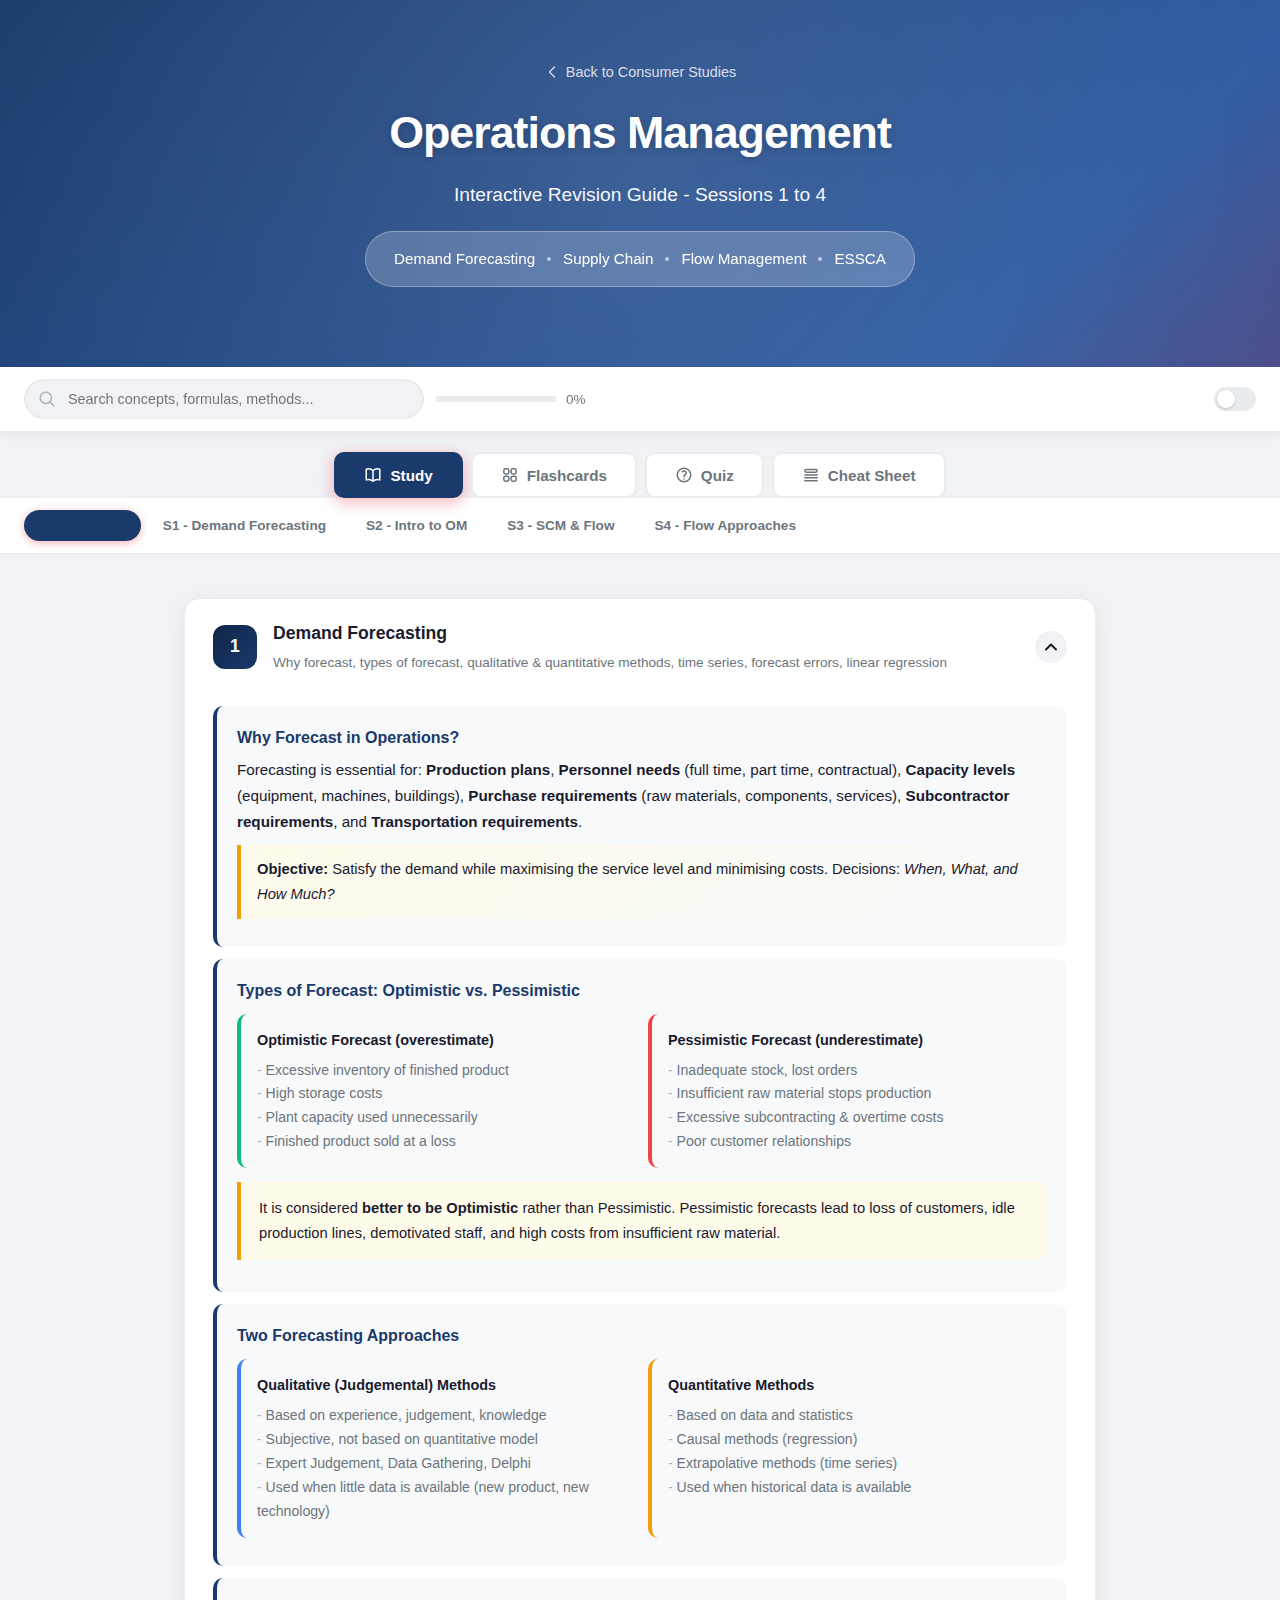
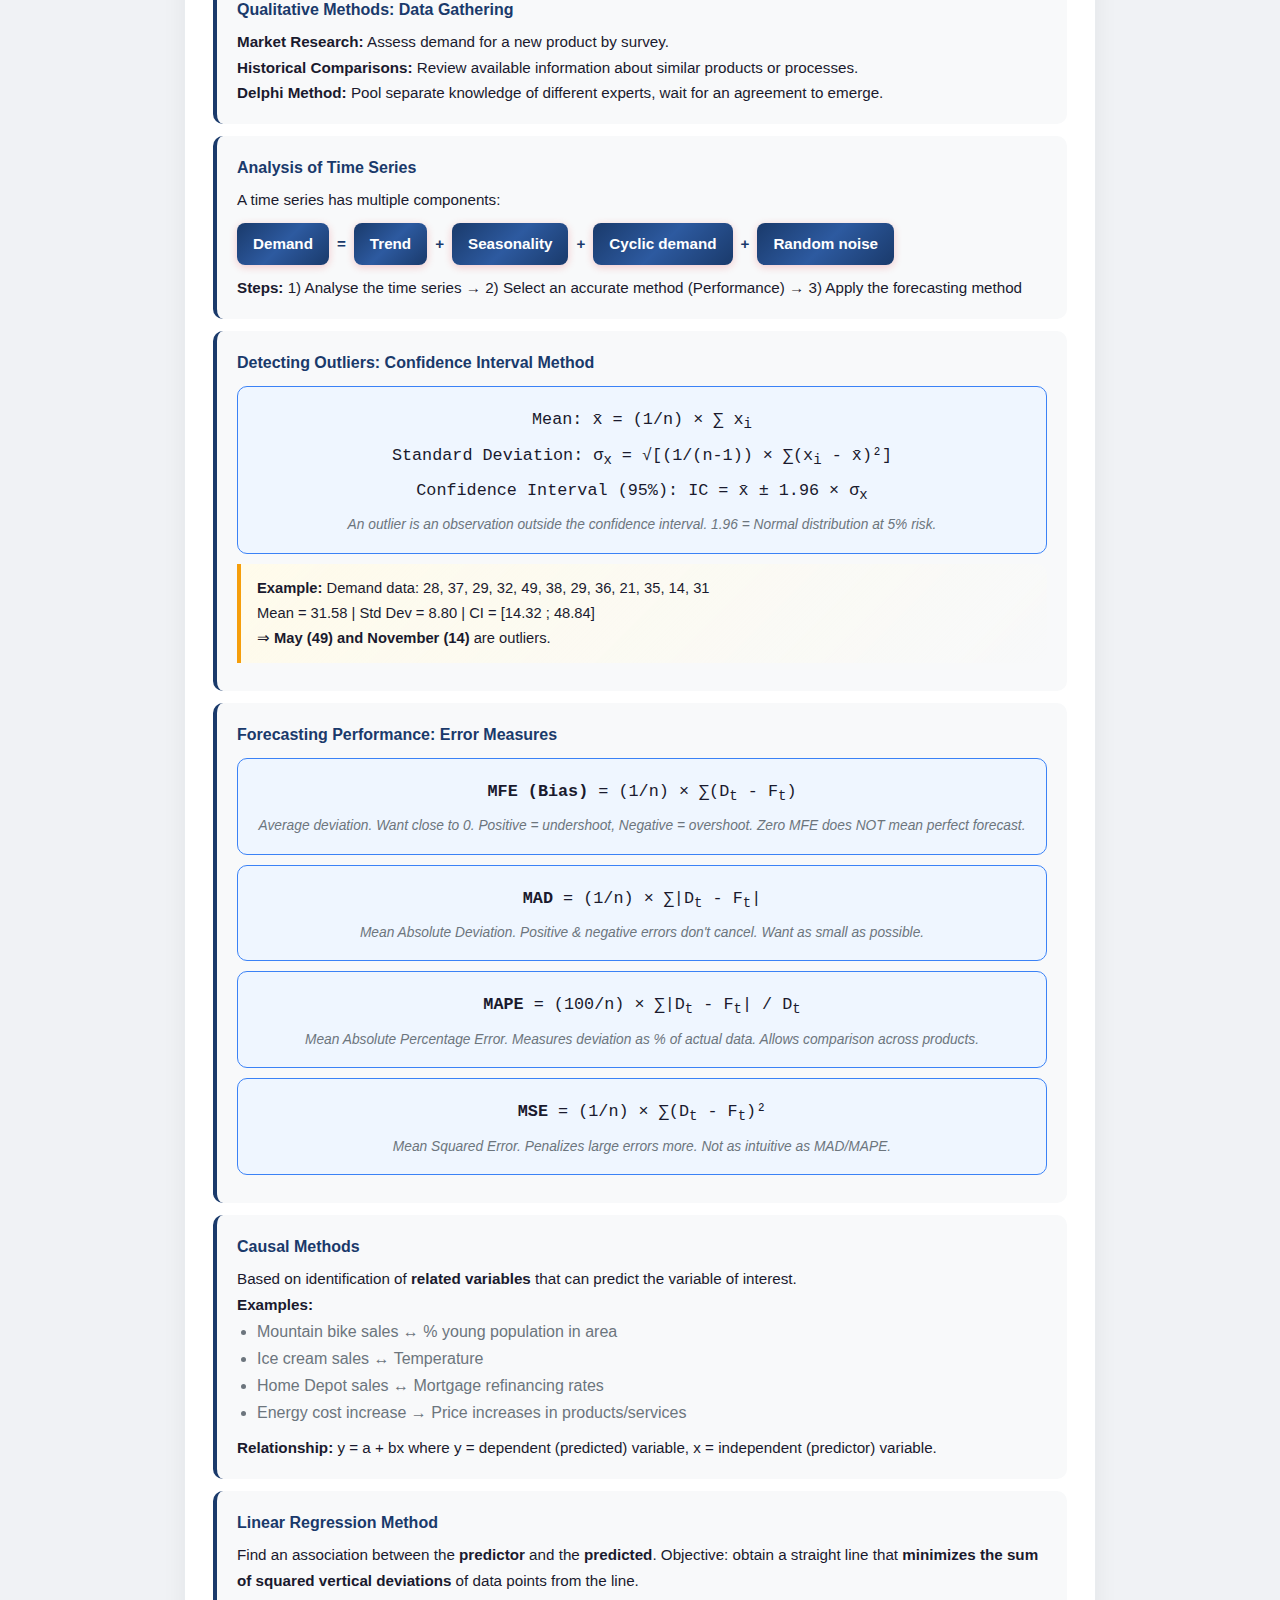
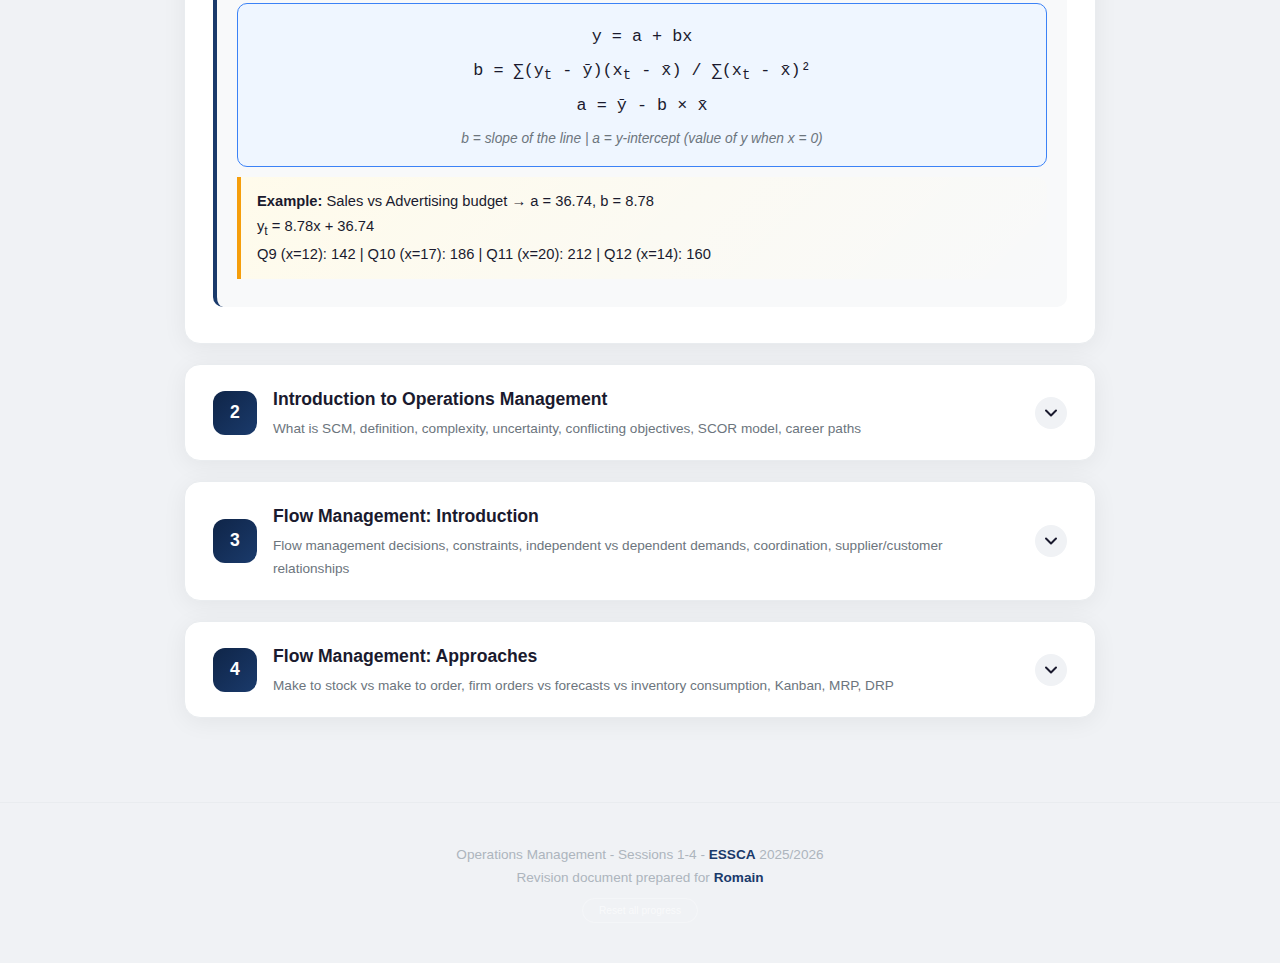
<file: operations-management.html>
<!DOCTYPE html>
<html lang="en">
<head>
<meta charset="UTF-8">
<meta name="viewport" content="width=device-width, initial-scale=1.0">
<title>Operations Management - Revision Guide | ESSCA</title>
<link rel="icon" href="data:image/svg+xml,<svg xmlns='http://www.w3.org/2000/svg' viewBox='0 0 100 100'><text y='.9em' font-size='90'>&#9881;</text></svg>">
<link rel="stylesheet" href="css/styles.css">
<style>
/* ===== OM-SPECIFIC OVERRIDES ===== */
:root {
  --primary: #1a3a6b;
  --primary-dark: #0f2548;
  --primary-light: #2d5aa0;
  --gradient: linear-gradient(135deg, #1a3a6b 0%, #2d5aa0 50%, #1a3a6b 100%);
  --gradient-dark: linear-gradient(135deg, #0f2548 0%, #1a3a6b 100%);
  --accent: #e30613;
  --accent-light: #ff4d5a;
}
[data-theme="dark"] {
  --primary: #2d5aa0;
  --primary-dark: #1a3a6b;
  --primary-light: #4a7fd4;
}

.hero { background: linear-gradient(135deg, #1a3a6b 0%, #2d5aa0 40%, #e30613 100%); background-size: 200% 200%; }
.session-number { background: var(--gradient-dark); }

/* Formula blocks */
.formula-block {
  background: var(--info-bg);
  border: 1px solid var(--info);
  border-radius: var(--radius-sm);
  padding: 16px 20px;
  margin: 10px 0;
  font-family: 'Courier New', monospace;
  font-size: 1.05em;
  text-align: center;
  line-height: 2;
}
.formula-block .formula-label {
  display: block;
  font-family: -apple-system, BlinkMacSystemFont, 'Segoe UI', Roboto, sans-serif;
  font-size: 0.82em;
  color: var(--text-secondary);
  margin-top: 4px;
  font-style: italic;
}

/* Comparison tables */
.comparison-grid {
  display: grid;
  grid-template-columns: 1fr 1fr;
  gap: 12px;
  margin: 10px 0;
}
.comparison-box {
  background: var(--bg-card-alt);
  border-radius: var(--radius-sm);
  padding: 14px 16px;
  border-left: 4px solid var(--primary);
}
.comparison-box.danger { border-left-color: var(--error); }
.comparison-box.success { border-left-color: var(--success); }
.comparison-box.warning { border-left-color: var(--warning); }
.comparison-box.info { border-left-color: var(--info); }
.comparison-box h5 {
  font-size: 0.9em;
  margin-bottom: 6px;
  color: var(--text);
}
.comparison-box ul {
  list-style: none;
  padding: 0;
  font-size: 0.88em;
  color: var(--text-secondary);
}
.comparison-box ul li::before {
  content: "- ";
  color: var(--text-light);
}

@media (max-width: 600px) {
  .comparison-grid { grid-template-columns: 1fr; }
}

/* Decision levels table */
.decision-table {
  width: 100%;
  border-collapse: collapse;
  margin: 10px 0;
  font-size: 0.88em;
}
.decision-table th, .decision-table td {
  padding: 10px 14px;
  text-align: left;
  border-bottom: 1px solid var(--border);
}
.decision-table th {
  background: var(--primary);
  color: white;
  font-weight: 600;
}
.decision-table tr:nth-child(even) { background: var(--bg-card-alt); }
.decision-table tr:hover { background: var(--border); }

/* Key concept highlight */
.key-highlight {
  background: linear-gradient(135deg, var(--warning-bg), transparent);
  border-left: 4px solid var(--warning);
  padding: 12px 16px;
  border-radius: 0 var(--radius-sm) var(--radius-sm) 0;
  margin: 10px 0;
  font-size: 0.92em;
}

/* Flow method cards */
.flow-methods {
  display: grid;
  grid-template-columns: repeat(3, 1fr);
  gap: 12px;
  margin: 10px 0;
}
.flow-method-card {
  background: var(--bg-card-alt);
  border-radius: var(--radius-sm);
  padding: 16px;
  text-align: center;
  border-top: 3px solid var(--primary);
  transition: var(--transition);
}
.flow-method-card:hover { transform: translateY(-2px); box-shadow: var(--shadow-hover); }
.flow-method-card h5 { font-size: 0.88em; margin-bottom: 6px; color: var(--primary); }
.flow-method-card p { font-size: 0.82em; color: var(--text-secondary); }
@media (max-width: 700px) { .flow-methods { grid-template-columns: 1fr; } }

/* SCOR model */
.scor-grid {
  display: grid;
  grid-template-columns: repeat(6, 1fr);
  gap: 8px;
  margin: 10px 0;
}
.scor-box {
  background: #2d7d46;
  color: white;
  border-radius: var(--radius-sm);
  padding: 10px 8px;
  text-align: center;
  font-size: 0.78em;
}
.scor-box h5 { font-size: 0.95em; margin-bottom: 4px; }
@media (max-width: 700px) { .scor-grid { grid-template-columns: repeat(3, 1fr); } }

/* Back link */
.back-link {
  display: inline-flex;
  align-items: center;
  gap: 6px;
  color: white;
  text-decoration: none;
  font-size: 0.9em;
  opacity: 0.8;
  transition: opacity 0.2s;
  margin-bottom: 10px;
}
.back-link:hover { opacity: 1; }

/* Flashcard overrides for OM */
.fc-filter-btn.active { background: var(--primary); }
.fc-btn.primary-btn { background: var(--gradient-dark); }
.fc-mastery-btn.got-it { background: var(--success); color: white; }
.mode-btn.active { background: var(--primary); color: white; }
.nav-tab.active { color: var(--primary); border-bottom-color: var(--primary); }
.quiz-mode-card:hover { border-color: var(--primary); }
.score-circle { border-color: var(--primary); }

/* Accent color on scrollbar */
::-webkit-scrollbar-thumb { background: var(--primary); }
</style>
</head>
<body>

<!-- HERO -->
<div class="hero">
  <a href="index.html" class="back-link">
    <svg width="16" height="16" fill="none" viewBox="0 0 24 24" stroke="currentColor" stroke-width="2"><path stroke-linecap="round" stroke-linejoin="round" d="M15.75 19.5L8.25 12l7.5-7.5"/></svg>
    Back to Consumer Studies
  </a>
  <h1>Operations Management</h1>
  <p class="subtitle">Interactive Revision Guide - Sessions 1 to 4</p>
  <div class="exam-badge">
    <span>Demand Forecasting</span>
    <div class="badge-dot"></div>
    <span>Supply Chain</span>
    <div class="badge-dot"></div>
    <span>Flow Management</span>
    <div class="badge-dot"></div>
    <span>ESSCA</span>
  </div>
</div>

<!-- CONTROLS BAR -->
<div class="controls-bar">
  <div class="controls-left">
    <div class="search-box">
      <svg xmlns="http://www.w3.org/2000/svg" fill="none" viewBox="0 0 24 24" stroke-width="2" stroke="currentColor"><path stroke-linecap="round" stroke-linejoin="round" d="M21 21l-5.197-5.197m0 0A7.5 7.5 0 105.196 5.196a7.5 7.5 0 0010.607 10.607z"/></svg>
      <input type="text" id="searchInput" placeholder="Search concepts, formulas, methods..." oninput="handleSearch(this.value)">
    </div>
    <div class="progress-container">
      <div class="progress-bar"><div class="progress-fill" id="progressFill"></div></div>
      <span id="progressText">0%</span>
    </div>
  </div>
  <div class="controls-right">
    <button class="theme-toggle" onclick="toggleTheme()" title="Toggle dark mode"></button>
  </div>
</div>

<!-- MODE SWITCHER -->
<div class="mode-switcher">
  <button class="mode-btn active" onclick="switchMode('study')" data-mode="study">
    <svg width="18" height="18" fill="none" viewBox="0 0 24 24" stroke="currentColor" stroke-width="2"><path stroke-linecap="round" stroke-linejoin="round" d="M12 6.042A8.967 8.967 0 006 3.75c-1.052 0-2.062.18-3 .512v14.25A8.987 8.987 0 016 18c2.305 0 4.408.867 6 2.292m0-14.25a8.966 8.966 0 016-2.292c1.052 0 2.062.18 3 .512v14.25A8.987 8.987 0 0018 18a8.967 8.967 0 00-6 2.292m0-14.25v14.25"/></svg>
    Study
  </button>
  <button class="mode-btn" onclick="switchMode('flashcards')" data-mode="flashcards">
    <svg width="18" height="18" fill="none" viewBox="0 0 24 24" stroke="currentColor" stroke-width="2"><path stroke-linecap="round" stroke-linejoin="round" d="M3.75 6A2.25 2.25 0 016 3.75h2.25A2.25 2.25 0 0110.5 6v2.25a2.25 2.25 0 01-2.25 2.25H6a2.25 2.25 0 01-2.25-2.25V6zM3.75 15.75A2.25 2.25 0 016 13.5h2.25a2.25 2.25 0 012.25 2.25V18a2.25 2.25 0 01-2.25 2.25H6A2.25 2.25 0 013.75 18v-2.25zM13.5 6a2.25 2.25 0 012.25-2.25H18A2.25 2.25 0 0120.25 6v2.25A2.25 2.25 0 0118 10.5h-2.25a2.25 2.25 0 01-2.25-2.25V6zM13.5 15.75a2.25 2.25 0 012.25-2.25H18a2.25 2.25 0 012.25 2.25V18A2.25 2.25 0 0118 20.25h-2.25A2.25 2.25 0 0113.5 18v-2.25z"/></svg>
    Flashcards
  </button>
  <button class="mode-btn" onclick="switchMode('quiz')" data-mode="quiz">
    <svg width="18" height="18" fill="none" viewBox="0 0 24 24" stroke="currentColor" stroke-width="2"><path stroke-linecap="round" stroke-linejoin="round" d="M9.879 7.519c1.171-1.025 3.071-1.025 4.242 0 1.172 1.025 1.172 2.687 0 3.712-.203.179-.43.326-.67.442-.745.361-1.45.999-1.45 1.827v.75M21 12a9 9 0 11-18 0 9 9 0 0118 0zm-9 5.25h.008v.008H12v-.008z"/></svg>
    Quiz
  </button>
  <button class="mode-btn" onclick="switchMode('cheatsheet')" data-mode="cheatsheet">
    <svg width="18" height="18" fill="none" viewBox="0 0 24 24" stroke="currentColor" stroke-width="2"><path stroke-linecap="round" stroke-linejoin="round" d="M3.75 12h16.5m-16.5 3.75h16.5M3.75 19.5h16.5M5.625 4.5h12.75a1.875 1.875 0 010 3.75H5.625a1.875 1.875 0 010-3.75z"/></svg>
    Cheat Sheet
  </button>
</div>

<!-- NAV TABS (Session filter) -->
<div class="nav-tabs" id="navTabs">
  <button class="nav-tab active" onclick="filterSession('all')">All Sessions</button>
  <button class="nav-tab" onclick="filterSession(1)">S1 - Demand Forecasting</button>
  <button class="nav-tab" onclick="filterSession(2)">S2 - Intro to OM</button>
  <button class="nav-tab" onclick="filterSession(3)">S3 - SCM & Flow</button>
  <button class="nav-tab" onclick="filterSession(4)">S4 - Flow Approaches</button>
</div>

<div class="container">

<!-- ==================== STUDY MODE ==================== -->
<div class="section active" id="studySection">

<!-- SESSION 1: DEMAND FORECASTING -->
<div class="session-card open" data-session="1">
  <div class="session-header" onclick="toggleSession(this)">
    <div style="display:flex;align-items:center;gap:16px;flex:1;min-width:0">
      <div class="session-number">1</div>
      <div class="session-info">
        <h3>Demand Forecasting</h3>
        <p>Why forecast, types of forecast, qualitative &amp; quantitative methods, time series, forecast errors, linear regression</p>
      </div>
    </div>
    <div class="session-toggle">
      <svg width="16" height="16" fill="none" viewBox="0 0 24 24" stroke="currentColor" stroke-width="3"><path stroke-linecap="round" stroke-linejoin="round" d="M19.5 8.25l-7.5 7.5-7.5-7.5"/></svg>
    </div>
  </div>
  <div class="session-body">
    <div class="session-content">

      <div class="concept">
        <div class="concept-title">Why Forecast in Operations?</div>
        <p>Forecasting is essential for: <strong>Production plans</strong>, <strong>Personnel needs</strong> (full time, part time, contractual), <strong>Capacity levels</strong> (equipment, machines, buildings), <strong>Purchase requirements</strong> (raw materials, components, services), <strong>Subcontractor requirements</strong>, and <strong>Transportation requirements</strong>.</p>
        <div class="key-highlight">
          <strong>Objective:</strong> Satisfy the demand while maximising the service level and minimising costs. Decisions: <em>When, What, and How Much?</em>
        </div>
      </div>

      <div class="concept">
        <div class="concept-title">Types of Forecast: Optimistic vs. Pessimistic</div>
        <div class="comparison-grid">
          <div class="comparison-box success">
            <h5>Optimistic Forecast (overestimate)</h5>
            <ul>
              <li>Excessive inventory of finished product</li>
              <li>High storage costs</li>
              <li>Plant capacity used unnecessarily</li>
              <li>Finished product sold at a loss</li>
            </ul>
          </div>
          <div class="comparison-box danger">
            <h5>Pessimistic Forecast (underestimate)</h5>
            <ul>
              <li>Inadequate stock, lost orders</li>
              <li>Insufficient raw material stops production</li>
              <li>Excessive subcontracting &amp; overtime costs</li>
              <li>Poor customer relationships</li>
            </ul>
          </div>
        </div>
        <div class="tip">It is considered <strong>better to be Optimistic</strong> rather than Pessimistic. Pessimistic forecasts lead to loss of customers, idle production lines, demotivated staff, and high costs from insufficient raw material.</div>
      </div>

      <div class="concept">
        <div class="concept-title">Two Forecasting Approaches</div>
        <div class="comparison-grid">
          <div class="comparison-box info">
            <h5>Qualitative (Judgemental) Methods</h5>
            <ul>
              <li>Based on experience, judgement, knowledge</li>
              <li>Subjective, not based on quantitative model</li>
              <li>Expert Judgement, Data Gathering, Delphi</li>
              <li>Used when little data is available (new product, new technology)</li>
            </ul>
          </div>
          <div class="comparison-box warning">
            <h5>Quantitative Methods</h5>
            <ul>
              <li>Based on data and statistics</li>
              <li>Causal methods (regression)</li>
              <li>Extrapolative methods (time series)</li>
              <li>Used when historical data is available</li>
            </ul>
          </div>
        </div>
      </div>

      <div class="concept">
        <div class="concept-title">Qualitative Methods: Data Gathering</div>
        <p><strong>Market Research:</strong> Assess demand for a new product by survey.<br>
        <strong>Historical Comparisons:</strong> Review available information about similar products or processes.<br>
        <strong>Delphi Method:</strong> Pool separate knowledge of different experts, wait for an agreement to emerge.</p>
      </div>

      <div class="concept">
        <div class="concept-title">Analysis of Time Series</div>
        <p>A time series has multiple components:</p>
        <div class="process-flow">
          <span class="process-step">Demand</span>
          <span class="process-arrow">=</span>
          <span class="process-step">Trend</span>
          <span class="process-arrow">+</span>
          <span class="process-step">Seasonality</span>
          <span class="process-arrow">+</span>
          <span class="process-step">Cyclic demand</span>
          <span class="process-arrow">+</span>
          <span class="process-step">Random noise</span>
        </div>
        <p style="margin-top:10px"><strong>Steps:</strong> 1) Analyse the time series &rarr; 2) Select an accurate method (Performance) &rarr; 3) Apply the forecasting method</p>
      </div>

      <div class="concept">
        <div class="concept-title">Detecting Outliers: Confidence Interval Method</div>
        <div class="formula-block">
          Mean: x&#772; = (1/n) &times; &sum; x<sub>i</sub><br>
          Standard Deviation: &sigma;<sub>x</sub> = &radic;[(1/(n-1)) &times; &sum;(x<sub>i</sub> - x&#772;)&sup2;]<br>
          Confidence Interval (95%): IC = x&#772; &plusmn; 1.96 &times; &sigma;<sub>x</sub>
          <span class="formula-label">An outlier is an observation outside the confidence interval. 1.96 = Normal distribution at 5% risk.</span>
        </div>
        <div class="key-highlight">
          <strong>Example:</strong> Demand data: 28, 37, 29, 32, 49, 38, 29, 36, 21, 35, 14, 31<br>
          Mean = 31.58 | Std Dev = 8.80 | CI = [14.32 ; 48.84]<br>
          &rArr; <strong>May (49) and November (14)</strong> are outliers.
        </div>
      </div>

      <div class="concept">
        <div class="concept-title">Forecasting Performance: Error Measures</div>
        <div class="formula-block">
          <strong>MFE (Bias)</strong> = (1/n) &times; &sum;(D<sub>t</sub> - F<sub>t</sub>)<br>
          <span class="formula-label">Average deviation. Want close to 0. Positive = undershoot, Negative = overshoot. Zero MFE does NOT mean perfect forecast.</span>
        </div>
        <div class="formula-block">
          <strong>MAD</strong> = (1/n) &times; &sum;|D<sub>t</sub> - F<sub>t</sub>|<br>
          <span class="formula-label">Mean Absolute Deviation. Positive &amp; negative errors don't cancel. Want as small as possible.</span>
        </div>
        <div class="formula-block">
          <strong>MAPE</strong> = (100/n) &times; &sum;|D<sub>t</sub> - F<sub>t</sub>| / D<sub>t</sub><br>
          <span class="formula-label">Mean Absolute Percentage Error. Measures deviation as % of actual data. Allows comparison across products.</span>
        </div>
        <div class="formula-block">
          <strong>MSE</strong> = (1/n) &times; &sum;(D<sub>t</sub> - F<sub>t</sub>)&sup2;<br>
          <span class="formula-label">Mean Squared Error. Penalizes large errors more. Not as intuitive as MAD/MAPE.</span>
        </div>
      </div>

      <div class="concept">
        <div class="concept-title">Causal Methods</div>
        <p>Based on identification of <strong>related variables</strong> that can predict the variable of interest.</p>
        <p><strong>Examples:</strong></p>
        <ul style="margin-left:20px;color:var(--text-secondary)">
          <li>Mountain bike sales &harr; % young population in area</li>
          <li>Ice cream sales &harr; Temperature</li>
          <li>Home Depot sales &harr; Mortgage refinancing rates</li>
          <li>Energy cost increase &rarr; Price increases in products/services</li>
        </ul>
        <p style="margin-top:8px"><strong>Relationship:</strong> y = a + bx where y = dependent (predicted) variable, x = independent (predictor) variable.</p>
      </div>

      <div class="concept">
        <div class="concept-title">Linear Regression Method</div>
        <p>Find an association between the <strong>predictor</strong> and the <strong>predicted</strong>. Objective: obtain a straight line that <strong>minimizes the sum of squared vertical deviations</strong> of data points from the line.</p>
        <div class="formula-block">
          y = a + bx<br>
          b = &sum;(y<sub>t</sub> - y&#772;)(x<sub>t</sub> - x&#772;) / &sum;(x<sub>t</sub> - x&#772;)&sup2;<br>
          a = y&#772; - b &times; x&#772;
          <span class="formula-label">b = slope of the line | a = y-intercept (value of y when x = 0)</span>
        </div>
        <div class="key-highlight">
          <strong>Example:</strong> Sales vs Advertising budget &rarr; a = 36.74, b = 8.78<br>
          y<sub>t</sub> = 8.78x + 36.74<br>
          Q9 (x=12): 142 | Q10 (x=17): 186 | Q11 (x=20): 212 | Q12 (x=14): 160
        </div>
      </div>

    </div>
  </div>
</div>

<!-- SESSION 2: INTRO TO OPERATIONS MANAGEMENT -->
<div class="session-card" data-session="2">
  <div class="session-header" onclick="toggleSession(this)">
    <div style="display:flex;align-items:center;gap:16px;flex:1;min-width:0">
      <div class="session-number">2</div>
      <div class="session-info">
        <h3>Introduction to Operations Management</h3>
        <p>What is SCM, definition, complexity, uncertainty, conflicting objectives, SCOR model, career paths</p>
      </div>
    </div>
    <div class="session-toggle">
      <svg width="16" height="16" fill="none" viewBox="0 0 24 24" stroke="currentColor" stroke-width="3"><path stroke-linecap="round" stroke-linejoin="round" d="M19.5 8.25l-7.5 7.5-7.5-7.5"/></svg>
    </div>
  </div>
  <div class="session-body">
    <div class="session-content">

      <div class="concept">
        <div class="concept-title">Supply Chain Management: Definition (MIT)</div>
        <p>Supply Chain Management is primarily concerned with the <strong>efficient integration</strong> of suppliers, factories, warehouses and stores so that merchandise is produced and distributed in the <strong>right quantities</strong>, to the <strong>right locations</strong> and at the <strong>right time</strong>, and so as to <strong>minimize total system cost</strong> subject to satisfying <strong>service requirements</strong>.</p>
      </div>

      <div class="concept">
        <div class="concept-title">Supply Chain Flow: Suppliers to Demand</div>
        <div class="process-flow">
          <span class="process-step">Suppliers</span>
          <span class="process-arrow">&rarr;</span>
          <span class="process-step">Production</span>
          <span class="process-arrow">&rarr;</span>
          <span class="process-step">Assembly</span>
          <span class="process-arrow">&rarr;</span>
          <span class="process-step">Transport</span>
          <span class="process-arrow">&rarr;</span>
          <span class="process-step">Deployment</span>
          <span class="process-arrow">&rarr;</span>
          <span class="process-step">Customer Demand</span>
        </div>
        <p style="margin-top:8px">Key decisions at each stage: <strong>Replenishment, Production, Transportation, Assembly, Deployment</strong></p>
      </div>

      <div class="concept">
        <div class="concept-title">Complexity of SCM: Uncertainty &amp; Conflicting Objectives</div>
        <p><strong>Uncertainty:</strong> Randomness exists at every point in the supply chain (supplier delays, production breakdowns, demand fluctuations, transport issues).</p>
        <div class="comparison-grid">
          <div class="comparison-box">
            <h5>Suppliers' Goals</h5>
            <ul><li>Large quantities, stable volumes, flexible delivery dates</li></ul>
          </div>
          <div class="comparison-box warning">
            <h5>Manufacturers' Goals</h5>
            <ul><li>Large production batches</li><li>Flexibility to changing customer demands</li></ul>
          </div>
        </div>
        <div class="comparison-grid" style="margin-top:8px">
          <div class="comparison-box info">
            <h5>Distribution Centers' Goals</h5>
            <ul><li>Reduce inventory</li></ul>
          </div>
          <div class="comparison-box danger">
            <h5>Variation Over Time</h5>
            <ul><li>Seasonal fluctuations, trends, promotions, competitors' pricing</li></ul>
          </div>
        </div>
        <div class="tip">Difficulty: determine the most effective supply chain strategy that minimizes systemwide costs AND conforms to customer requirements.</div>
      </div>

      <div class="concept">
        <div class="concept-title">SCOR Model: Supply Chain Operations Reference</div>
        <p>Breakdown of job titles and functions based on the SCOR model:</p>
        <div class="scor-grid">
          <div class="scor-box"><h5>Plan</h5>Demand Planner, Inventory Manager, Materials Manager, Production Planner</div>
          <div class="scor-box"><h5>Source</h5>Buyer, Commodity Manager, Procurement Manager, Purchasing Manager</div>
          <div class="scor-box"><h5>Make</h5>Production Planner, Operations Manager, Plant Manager, Master Scheduler</div>
          <div class="scor-box"><h5>Deliver</h5>Logistics Manager, Warehouse Manager, Operations Manager, Distribution Manager</div>
          <div class="scor-box"><h5>Return</h5>Logistics Manager, Operations Manager, Inventory Manager, Buyer</div>
          <div class="scor-box"><h5>Enable</h5>Business Analyst, Solution Architect, Consultant, Project Manager</div>
        </div>
      </div>

      <div class="concept">
        <div class="concept-title">Decision Levels &amp; Horizons</div>
        <table class="decision-table">
          <tr><th>Horizon</th><th>Decision Type</th><th>Level</th><th>Examples</th></tr>
          <tr><td><strong>Long term</strong></td><td>Design (Investments)</td><td>Strategic</td><td>Facility layout, Warehouse location, Distribution network</td></tr>
          <tr><td><strong>Mid term</strong></td><td>Planning (Capacity)</td><td>Tactical</td><td>Production planning, Resource planning</td></tr>
          <tr><td><strong>Short term</strong></td><td>Flow Management</td><td>Operational</td><td>Inventory management, Production management, Distribution</td></tr>
          <tr><td><strong>Very short term</strong></td><td>Scheduling</td><td>Operational</td><td>Machine allocation, Staff allocation, Jobs priority</td></tr>
        </table>
      </div>

      <div class="concept">
        <div class="concept-title">Michelin Group: Real-World Example</div>
        <p>Approximately <strong>700,000 Tons shipped in 50,000 containers</strong> (2008). Decision horizons at Michelin:</p>
        <ul style="margin-left:20px;color:var(--text-secondary)">
          <li><strong>Long term (10 years):</strong> Strategic capacity planning</li>
          <li><strong>Mid term (18 months):</strong> Demand forecasting, phase in/out processes, S&amp;OP</li>
          <li><strong>Short term (4 months):</strong> Production planning, Deployment</li>
          <li><strong>Very short term (Today):</strong> Taking orders, driving delivery and deployment</li>
        </ul>
      </div>

    </div>
  </div>
</div>

<!-- SESSION 3: SCM & FLOW MANAGEMENT INTRO -->
<div class="session-card" data-session="3">
  <div class="session-header" onclick="toggleSession(this)">
    <div style="display:flex;align-items:center;gap:16px;flex:1;min-width:0">
      <div class="session-number">3</div>
      <div class="session-info">
        <h3>Flow Management: Introduction</h3>
        <p>Flow management decisions, constraints, independent vs dependent demands, coordination, supplier/customer relationships</p>
      </div>
    </div>
    <div class="session-toggle">
      <svg width="16" height="16" fill="none" viewBox="0 0 24 24" stroke="currentColor" stroke-width="3"><path stroke-linecap="round" stroke-linejoin="round" d="M19.5 8.25l-7.5 7.5-7.5-7.5"/></svg>
    </div>
  </div>
  <div class="session-body">
    <div class="session-content">

      <div class="concept">
        <div class="concept-title">Decisions in Flow Management</div>
        <p><strong>Decision:</strong> For each entity, at each level, <em>when</em> and <em>in what quantity</em> to perform an activity:</p>
        <ul style="margin-left:20px;color:var(--text-secondary)">
          <li>Manufacturing activity</li>
          <li>Assembly activity</li>
          <li>Transportation activity</li>
        </ul>
        <p style="margin-top:8px"><strong>Entity</strong> = raw material, components, semi-finished products, finished products</p>
        <div class="key-highlight">
          <strong>Objective:</strong> Manage material flow to achieve a required <strong>service level</strong> for the customer while <strong>minimizing costs</strong>.<br>
          Example service level: 99% of demands satisfied within customer lead time.<br>
          Decisions are materialized by: production orders, assembly orders, transportation orders.
        </div>
      </div>

      <div class="concept">
        <div class="concept-title">Constraints in Flow Management</div>
        <div class="comparison-grid">
          <div class="comparison-box">
            <h5>Manufacturing Level</h5>
            <ul>
              <li>Production process (manufacturing routing)</li>
              <li>Production capacity (physical &amp; human resources)</li>
            </ul>
          </div>
          <div class="comparison-box info">
            <h5>Transportation Level</h5>
            <ul>
              <li>Transportation lead time</li>
              <li>Truck capacity</li>
            </ul>
          </div>
        </div>
      </div>

      <div class="concept">
        <div class="concept-title">Independent vs. Dependent Demands</div>
        <div class="comparison-grid">
          <div class="comparison-box success">
            <h5>Independent Demands</h5>
            <ul>
              <li>Demands on <strong>finished products</strong></li>
              <li>Driven by external customer demand</li>
              <li>Needs forecasting</li>
            </ul>
          </div>
          <div class="comparison-box warning">
            <h5>Dependent Demands</h5>
            <ul>
              <li>Demands on <strong>components</strong></li>
              <li>Function of demands on finished products</li>
              <li>Directly from the <strong>Bill of Material</strong> (BOM)</li>
            </ul>
          </div>
        </div>
        <div class="tip"><strong>Mix:</strong> Some items have both - components needed for end-products (dependent) AND sold as spare parts (independent).</div>
      </div>

      <div class="concept">
        <div class="concept-title">Importance of Coordination (Synchronization)</div>
        <p>Production structures require careful coordination:</p>
        <ul style="margin-left:20px;color:var(--text-secondary)">
          <li><strong>Serial structure (single product):</strong> Fab 1 &rarr; Fab 2 &rarr; Fab 3 &rarr; Fab 4</li>
          <li><strong>Serial structure (multi-product):</strong> Multiple product lines sharing resources</li>
          <li><strong>Assembly structure:</strong> Multiple fabrication units feeding into an assembly point</li>
        </ul>
      </div>

      <div class="concept">
        <div class="concept-title">Supplier / Customer Relationship Questions</div>
        <p>Key questions in any supplier-customer relationship:</p>
        <ul style="margin-left:20px;color:var(--text-secondary)">
          <li>Who makes the <strong>replenishment decision</strong>?</li>
          <li>Who <strong>owns the stock</strong>?</li>
          <li>Who pays the <strong>transportation cost</strong>?</li>
          <li>Who supports the <strong>warehouse costs</strong>?</li>
        </ul>
      </div>

      <div class="concept">
        <div class="concept-title">Forecast &amp; Inventory Relationship</div>
        <p>Companies <strong>produce regarding forecast</strong> then <strong>sell what they have in stock</strong>.</p>
        <div class="key-highlight">
          <strong>Warning:</strong> If forecasts are inaccurate, the result is either <strong>overstock</strong> (waste, storage costs) or <strong>lost sales</strong> (unhappy customers, missed revenue).
        </div>
      </div>

    </div>
  </div>
</div>

<!-- SESSION 4: FLOW MANAGEMENT APPROACHES -->
<div class="session-card" data-session="4">
  <div class="session-header" onclick="toggleSession(this)">
    <div style="display:flex;align-items:center;gap:16px;flex:1;min-width:0">
      <div class="session-number">4</div>
      <div class="session-info">
        <h3>Flow Management: Approaches</h3>
        <p>Make to stock vs make to order, firm orders vs forecasts vs inventory consumption, Kanban, MRP, DRP</p>
      </div>
    </div>
    <div class="session-toggle">
      <svg width="16" height="16" fill="none" viewBox="0 0 24 24" stroke="currentColor" stroke-width="3"><path stroke-linecap="round" stroke-linejoin="round" d="M19.5 8.25l-7.5 7.5-7.5-7.5"/></svg>
    </div>
  </div>
  <div class="session-body">
    <div class="session-content">

      <div class="concept">
        <div class="concept-title">Three Types of Demand Information</div>
        <div class="flow-methods">
          <div class="flow-method-card">
            <h5>Firm Orders</h5>
            <p>Customer orders received. Known quantities for each product type per week.</p>
          </div>
          <div class="flow-method-card">
            <h5>Demand Forecast</h5>
            <p>Estimated future needs per product type. From internal forecasting or customer expected orders.</p>
          </div>
          <div class="flow-method-card">
            <h5>No Advance Info</h5>
            <p>Only real-time inventory consumption data available.</p>
          </div>
        </div>
      </div>

      <div class="concept">
        <div class="concept-title">Three Flow Management Methods</div>
        <div class="flow-methods">
          <div class="flow-method-card" style="border-top-color: #2d7d46">
            <h5>Based on Firm Orders</h5>
            <p>Activities managed based on <strong>future requirements given by firm orders</strong>. Demand is smooth and predictable.</p>
          </div>
          <div class="flow-method-card" style="border-top-color: #e30613">
            <h5>Based on Forecasts</h5>
            <p>Activities managed based on <strong>future requirements given by forecasts</strong>. Demand has trends and variability.</p>
          </div>
          <div class="flow-method-card" style="border-top-color: #f59e0b">
            <h5>Based on Inventory Consumption</h5>
            <p>Activities managed based on <strong>actual consumption</strong> of finished goods inventory. Demand is noisy/random.</p>
          </div>
        </div>
      </div>

      <div class="concept">
        <div class="concept-title">Demand Characterization for Parameter Setting</div>
        <table class="decision-table">
          <tr><th>Method</th><th>Data Needed</th><th>Demand Pattern</th></tr>
          <tr><td><strong>Inventory consumption</strong></td><td>Average demand + Demand variability (variance)</td><td>Random, noisy fluctuations</td></tr>
          <tr><td><strong>Forecasts</strong></td><td>Variability of forecast uncertainty (variance)</td><td>Trends, seasonality with variability</td></tr>
          <tr><td><strong>Firm orders</strong></td><td>None (orders are known)</td><td>Smooth, predictable</td></tr>
        </table>
      </div>

      <div class="concept">
        <div class="concept-title">Forecast Reliability &amp; Method Choice</div>
        <div class="key-highlight">
          <strong>If forecasts are accurate:</strong> Use methods based on <strong>future requirements (MRP type)</strong> - more efficient.<br>
          <strong>If forecasts are NOT reliable:</strong> Use methods based on <strong>inventory consumption</strong> - more robust to inaccuracy.
        </div>
      </div>

      <div class="concept">
        <div class="concept-title">Make to Stock vs. Make to Order</div>
        <table class="decision-table">
          <tr><th></th><th>Make to Stock</th><th>Make to Order</th></tr>
          <tr><td><strong>Driving info</strong></td><td>Inventory consumption OR Demand forecasts</td><td>Firm orders</td></tr>
          <tr><td><strong>Approach</strong></td><td>Methods based on inventory consumption OR future requirements</td><td>Methods based on future requirements</td></tr>
          <tr><td><strong>Methods</strong></td><td>Standard inventory mgmt, Kanban, Forecast-based inventory mgmt, MRP</td><td>MRP type methods</td></tr>
        </table>
      </div>

      <div class="concept">
        <div class="concept-title">Kanban System</div>
        <p><strong>Kanban</strong> = "card" in Japanese. Used to control intermediate stocks.</p>
        <ul style="margin-left:20px;color:var(--text-secondary)">
          <li>A card summarizes <strong>Production Lot characteristics</strong> (e.g., a container)</li>
          <li>Movement of cards generates <strong>orders from downstream to upstream</strong> (pull system)</li>
          <li>The <strong>number of cards in circulation</strong> controls stock levels</li>
        </ul>
        <div class="tip">Kanban is a <strong>pull system</strong>: production is triggered by actual consumption, not by forecasts.</div>
      </div>

      <div class="concept">
        <div class="concept-title">MRP (Material Requirements Planning)</div>
        <p>By knowing the <strong>Master Production Schedule (MPS)</strong>, the MRP method determines:</p>
        <ul style="margin-left:20px;color:var(--text-secondary)">
          <li>For each product (purchased component, intermediate component, or finished product)</li>
          <li>The <strong>time periods and quantities</strong> ("How much and When") of:</li>
          <li>&rarr; Production orders (at different production stages)</li>
          <li>&rarr; Replenishment orders</li>
        </ul>
        <div class="key-highlight"><strong>Objective:</strong> Satisfy the Master Production Schedule while minimising costs.</div>
      </div>

      <div class="concept">
        <div class="concept-title">Supply Chain Flow Coordination: MRP + MPS + DRP</div>
        <div class="process-flow">
          <span class="process-step">MRP</span>
          <span class="process-arrow">&larr;</span>
          <span class="process-step">Factory (Manufacturing)</span>
          <span class="process-arrow">&rarr;</span>
          <span class="process-step">MPS</span>
          <span class="process-arrow">&rarr;</span>
          <span class="process-step">FGI</span>
          <span class="process-arrow">&rarr;</span>
          <span class="process-step">DRP</span>
          <span class="process-arrow">&rarr;</span>
          <span class="process-step">Distribution Warehouse</span>
        </div>
        <p style="margin-top:8px"><strong>MRP</strong> = Material Requirements Planning (upstream, raw materials to factory)<br>
        <strong>MPS</strong> = Master Production Schedule (central, finished goods inventory)<br>
        <strong>DRP</strong> = Distribution Requirements Planning (downstream, warehouses to customers)</p>
      </div>

    </div>
  </div>
</div>

</div><!-- end study section -->

<!-- ==================== FLASHCARD MODE ==================== -->
<div class="section" id="flashcardsSection">
  <div class="fc-panel">
    <div class="fc-panel-stats" id="fcStatsBar">
      <div class="fc-stat"><span class="fc-stat-value" id="fcStatTotal">0</span><span class="fc-stat-label">Total</span></div>
      <div class="fc-stat"><span class="fc-stat-value fc-stat-success" id="fcStatMastered">0</span><span class="fc-stat-label">Mastered</span></div>
      <div class="fc-stat"><span class="fc-stat-value fc-stat-warning" id="fcStatRemaining">0</span><span class="fc-stat-label">Remaining</span></div>
    </div>
    <div class="fc-panel-search">
      <svg width="16" height="16" xmlns="http://www.w3.org/2000/svg" fill="none" viewBox="0 0 24 24" stroke-width="2" stroke="currentColor"><path stroke-linecap="round" stroke-linejoin="round" d="M21 21l-5.197-5.197m0 0A7.5 7.5 0 105.196 5.196a7.5 7.5 0 0010.607 10.607z"/></svg>
      <input type="text" id="fcSearchInput" placeholder="Search flashcards..." oninput="searchFlashcards(this.value)">
      <span class="fc-search-count" id="fcSearchCount"></span>
    </div>
    <div class="fc-panel-filters" id="fcFilterRow">
      <button class="fc-filter-btn active" onclick="filterFlashcards('all')">All</button>
      <button class="fc-filter-btn" onclick="filterFlashcards(1)">S1</button>
      <button class="fc-filter-btn" onclick="filterFlashcards(2)">S2</button>
      <button class="fc-filter-btn" onclick="filterFlashcards(3)">S3</button>
      <button class="fc-filter-btn" onclick="filterFlashcards(4)">S4</button>
      <button class="fc-filter-btn mastered-filter" onclick="filterFlashcards('notmastered')">To Review</button>
    </div>
  </div>
  <div class="flashcard-container">
    <div class="fc-mastery-indicator" id="fcMasteryIndicator" title="Card mastered"></div>
    <div class="flashcard" id="flashcard" onclick="flipCard()">
      <div class="fc-session-badge" id="fcBadge">S1</div>
      <div class="flashcard-face flashcard-front"><h3 id="fcQuestion"></h3><p>Tap to reveal answer</p></div>
      <div class="flashcard-face flashcard-back"><p id="fcAnswer"></p></div>
    </div>
    <div class="fc-mastery-row">
      <button class="fc-mastery-btn review" onclick="markCard('review')">
        <svg width="14" height="14" fill="none" viewBox="0 0 24 24" stroke="currentColor" stroke-width="2.5"><path stroke-linecap="round" stroke-linejoin="round" d="M16.023 9.348h4.992v-.001M2.985 19.644v-4.992m0 0h4.992m-4.993 0 3.181 3.183a8.25 8.25 0 0 0 13.803-3.7M4.031 9.865a8.25 8.25 0 0 1 13.803-3.7l3.181 3.182"/></svg>
        Review
      </button>
      <button class="fc-mastery-btn got-it" onclick="markCard('gotit')">
        <svg width="14" height="14" fill="none" viewBox="0 0 24 24" stroke="currentColor" stroke-width="2.5"><path stroke-linecap="round" stroke-linejoin="round" d="m4.5 12.75 6 6 9-13.5"/></svg>
        Got it!
      </button>
    </div>
    <div class="flashcard-controls">
      <button class="fc-btn" onclick="prevCard()"><svg width="16" height="16" fill="none" viewBox="0 0 24 24" stroke="currentColor" stroke-width="2"><path stroke-linecap="round" stroke-linejoin="round" d="M15.75 19.5L8.25 12l7.5-7.5"/></svg> Prev</button>
      <button class="fc-btn" onclick="shuffleCards()">Shuffle</button>
      <button class="fc-btn primary-btn" onclick="nextCard()">Next <svg width="16" height="16" fill="none" viewBox="0 0 24 24" stroke="currentColor" stroke-width="2"><path stroke-linecap="round" stroke-linejoin="round" d="M8.25 4.5l7.5 7.5-7.5 7.5"/></svg></button>
    </div>
    <div class="flashcard-progress" id="fcProgress"></div>
    <div class="fc-mastery-counter" id="fcMastery"></div>
  </div>
  <div class="fc-shortcuts">
    <span><kbd>&larr;</kbd><kbd>&rarr;</kbd> Navigate</span>
    <span><kbd>Enter</kbd> Flip</span>
    <span><kbd>Space</kbd> Next</span>
  </div>
</div>

<!-- ==================== QUIZ MODE ==================== -->
<div class="section" id="quizSection">
  <div class="quiz-mode-selector" id="quizModeSelector">
    <div class="quiz-mode-card" onclick="startQuizMode('quick10')"><div class="quiz-mode-icon">&#9889;</div><h4>Quick 10</h4><p>10 random questions.</p></div>
    <div class="quiz-mode-card" onclick="startQuizMode('full')"><div class="quiz-mode-icon">&#128170;</div><h4>Full Practice</h4><p>All questions.</p></div>
    <div class="quiz-mode-card" onclick="startQuizMode('session')"><div class="quiz-mode-icon">&#128218;</div><h4>By Session</h4><p>Pick a session.</p></div>
    <div class="quiz-mode-card" onclick="startQuizMode('weakspots')"><div class="quiz-mode-icon">&#9888;&#65039;</div><h4>Weak Spots</h4><p>Previously wrong answers.</p></div>
  </div>
  <div class="quiz-session-filter hidden" id="quizSessionFilter">
    <button class="fc-filter-btn" onclick="startSessionQuiz(1)">S1</button>
    <button class="fc-filter-btn" onclick="startSessionQuiz(2)">S2</button>
    <button class="fc-filter-btn" onclick="startSessionQuiz(3)">S3</button>
    <button class="fc-filter-btn" onclick="startSessionQuiz(4)">S4</button>
  </div>
  <div class="quiz-header hidden" id="quizHeader">
    <div class="quiz-score">
      <div class="score-circle" id="scoreCircle"><span class="score-text" id="scoreText">0%</span></div>
      <div class="quiz-info"><h3 id="quizTitle">Quiz</h3><p id="quizProgress">0 / 0</p></div>
    </div>
    <div class="quiz-actions">
      <button class="quiz-btn reset-btn" onclick="backToModeSelect()">Back</button>
      <button class="quiz-btn reset-btn" onclick="resetQuiz()">Reset</button>
    </div>
  </div>
  <div id="quizContainer"></div>
  <div class="quiz-results" id="quizResults"></div>
</div>

<!-- ==================== CHEAT SHEET MODE ==================== -->
<div class="section" id="cheatsheetSection">
  <div style="display:flex;justify-content:space-between;align-items:center;margin-bottom:16px;flex-wrap:wrap;gap:10px">
    <div class="fc-filter-row" id="csFilterRow" style="margin:0">
      <button class="fc-filter-btn active" onclick="filterCheatSheet('all')">All</button>
      <button class="fc-filter-btn" onclick="filterCheatSheet(1)">S1</button>
      <button class="fc-filter-btn" onclick="filterCheatSheet(2)">S2</button>
      <button class="fc-filter-btn" onclick="filterCheatSheet(3)">S3</button>
      <button class="fc-filter-btn" onclick="filterCheatSheet(4)">S4</button>
    </div>
    <button class="fc-btn" onclick="window.print()" style="padding:8px 18px;font-size:0.8em">Print</button>
  </div>
  <div class="cheat-grid">
    <!-- S1 -->
    <div class="cheat-card" data-cs="1"><h4>Why Forecast?</h4><p>Production plans, personnel, capacity, purchasing, transport. Objective: <strong>right qty, right time, min cost</strong>.</p></div>
    <div class="cheat-card" data-cs="1"><h4>Optimistic vs Pessimistic</h4><p><strong>Optimistic</strong> = overstock &rarr; storage costs<br><strong>Pessimistic</strong> = lost sales, idle lines<br>Better to be <strong>optimistic</strong></p></div>
    <div class="cheat-card" data-cs="1"><h4>Qualitative vs Quantitative</h4><p><strong>Qualitative</strong> = experience, judgement (Delphi, expert)<br><strong>Quantitative</strong> = data, stats (regression, time series)</p></div>
    <div class="cheat-card" data-cs="1"><h4>Confidence Interval</h4><p>IC = x&#772; &plusmn; 1.96&sigma;<br>Outlier = outside IC<br>1.96 = 5% risk (Normal dist.)</p></div>
    <div class="cheat-card" data-cs="1"><h4>4 Error Measures</h4><p><strong>MFE</strong> (Bias): avg error, want &asymp; 0<br><strong>MAD</strong>: avg |error|<br><strong>MAPE</strong>: % of actual<br><strong>MSE</strong>: squared error, penalizes large</p></div>
    <div class="cheat-card" data-cs="1"><h4>Linear Regression</h4><p>y = a + bx<br>b = &sum;(y-y&#772;)(x-x&#772;) / &sum;(x-x&#772;)&sup2;<br>a = y&#772; - b&middot;x&#772;</p></div>
    <div class="cheat-card" data-cs="1"><h4>Time Series Components</h4><p>Demand = <strong>Trend</strong> + <strong>Seasonality</strong> + <strong>Cyclic</strong> + <strong>Random noise</strong></p></div>
    <!-- S2 -->
    <div class="cheat-card" data-cs="2"><h4>SCM Definition (MIT)</h4><p>Efficient integration of suppliers, factories, warehouses &rarr; <strong>right qty, right location, right time</strong>, minimize total cost, satisfy service.</p></div>
    <div class="cheat-card" data-cs="2"><h4>SCOR Model</h4><p><strong>Plan</strong> | <strong>Source</strong> | <strong>Make</strong> | <strong>Deliver</strong> | <strong>Return</strong> | <strong>Enable</strong></p></div>
    <div class="cheat-card" data-cs="2"><h4>Decision Horizons</h4><p><strong>Long</strong> = Strategic (design)<br><strong>Mid</strong> = Tactical (planning)<br><strong>Short</strong> = Operational (flow mgmt)<br><strong>Very short</strong> = Scheduling</p></div>
    <div class="cheat-card" data-cs="2"><h4>SCM Complexity</h4><p><strong>Uncertainty</strong>: randomness everywhere<br><strong>Conflicting objectives</strong>: suppliers vs manufacturers vs distributors<br><strong>Variation over time</strong></p></div>
    <!-- S3 -->
    <div class="cheat-card" data-cs="3"><h4>Flow Management Goal</h4><p>Manage material flow to achieve <strong>service level</strong> while <strong>minimizing costs</strong>. Decisions = orders (production, assembly, transport).</p></div>
    <div class="cheat-card" data-cs="3"><h4>Independent vs Dependent Demand</h4><p><strong>Independent</strong> = finished products (customer demand)<br><strong>Dependent</strong> = components (from BOM)<br>Some items = both</p></div>
    <div class="cheat-card" data-cs="3"><h4>Constraints</h4><p><strong>Manufacturing</strong>: process routing + capacity<br><strong>Transportation</strong>: lead time + truck capacity</p></div>
    <div class="cheat-card" data-cs="3"><h4>Supplier/Customer Questions</h4><p>Who decides replenishment? Who owns stock? Who pays transport? Who pays warehouse?</p></div>
    <!-- S4 -->
    <div class="cheat-card" data-cs="4"><h4>3 Flow Methods</h4><p><strong>Firm orders</strong> &rarr; known demand<br><strong>Forecasts</strong> &rarr; estimated demand<br><strong>Inventory consumption</strong> &rarr; real-time data</p></div>
    <div class="cheat-card" data-cs="4"><h4>Forecast Reliable?</h4><p><strong>Yes</strong> &rarr; MRP (future requirements)<br><strong>No</strong> &rarr; Inventory consumption methods</p></div>
    <div class="cheat-card" data-cs="4"><h4>Kanban</h4><p>"Card" in Japanese. <strong>Pull system</strong>. Cards control stock. Downstream triggers upstream production.</p></div>
    <div class="cheat-card" data-cs="4"><h4>MRP</h4><p>From Master Production Schedule, determines <strong>what, when, how much</strong> to produce/order. Objective: satisfy MPS, minimize costs.</p></div>
    <div class="cheat-card" data-cs="4"><h4>MRP + MPS + DRP</h4><p><strong>MRP</strong> = upstream (materials)<br><strong>MPS</strong> = central (production schedule)<br><strong>DRP</strong> = downstream (distribution)</p></div>
    <div class="cheat-card" data-cs="4"><h4>Make to Stock vs Order</h4><p><strong>MTS</strong>: inventory consumption or forecasts &rarr; Kanban, inventory mgmt, MRP<br><strong>MTO</strong>: firm orders &rarr; MRP</p></div>
  </div>
</div>

</div><!-- end container -->

<!-- BACK TO TOP -->
<button class="back-to-top" id="backToTop" onclick="window.scrollTo({top:0,behavior:'smooth'})">&#8593;</button>

<!-- FOOTER -->
<div class="footer">
  Operations Management - Sessions 1-4 - <span>ESSCA</span> 2025/2026<br>
  Revision document prepared for <span>Romain</span><br>
  <button onclick="resetAllProgress()" style="margin-top:8px;padding:6px 16px;border-radius:20px;border:1px solid rgba(255,255,255,0.3);background:transparent;color:rgba(255,255,255,0.6);font-size:0.75em;cursor:pointer">Reset all progress</button>
</div>

<!-- ===== INLINE DATA & SCRIPTS ===== -->
<script>
// ===== FLASHCARDS DATA =====
const flashcards = [
  // S1 - Demand Forecasting
  {s:1, q:"Why do we need forecasting in operations?", a:"For production plans, personnel needs, capacity levels, purchase requirements, subcontractor requirements, and transportation requirements."},
  {s:1, q:"What is the objective of operations in the supply chain?", a:"To satisfy the demand while maximising the service level and minimising costs. Decisions: When, What, and How Much."},
  {s:1, q:"What are the consequences of an optimistic forecast?", a:"Excessive inventory, high storage costs, plant capacity used unnecessarily, finished product sold at a loss."},
  {s:1, q:"What are the consequences of a pessimistic forecast?", a:"Inadequate stock, lost orders, insufficient raw material stops production, excessive subcontracting/overtime costs, poor customer relationships."},
  {s:1, q:"Is it better to be optimistic or pessimistic in forecasting?", a:"Optimistic. Pessimistic forecasts lead to loss of customers, demotivated staff, idle production lines, and high costs from insufficient materials."},
  {s:1, q:"What are the two main forecasting approaches?", a:"1) Qualitative (Judgemental): based on experience, judgement, knowledge. 2) Quantitative: based on data & statistics (causal + extrapolative methods)."},
  {s:1, q:"When do we use qualitative/judgemental methods?", a:"When little information is available: launching a new product (need to know likely demand) or installing new automated production line (need to know reliability)."},
  {s:1, q:"Name 3 data gathering methods for qualitative forecasting.", a:"1) Market Research (surveys). 2) Historical Comparisons (similar products/processes). 3) Delphi Method (pool expert knowledge, wait for agreement)."},
  {s:1, q:"What are the 4 components of a time series?", a:"Demand = Trend + Seasonality + Cyclic demand + Random noise."},
  {s:1, q:"How do you detect outliers using the confidence interval method?", a:"Calculate mean (x̄), standard deviation (σ), then CI = x̄ ± 1.96σ (at 5% risk). Any observation outside the CI is an outlier."},
  {s:1, q:"What is MFE (Mean Forecast Error)?", a:"MFE = (1/n) × Σ(Dt - Ft). Also called Bias. Want close to 0. Positive = undershooting, Negative = overshooting. Zero MFE does NOT mean perfect forecast."},
  {s:1, q:"What is MAD (Mean Absolute Deviation)?", a:"MAD = (1/n) × Σ|Dt - Ft|. Measures absolute error. Positive and negative errors don't cancel out (unlike MFE). Want as small as possible."},
  {s:1, q:"What is MAPE (Mean Absolute Percentage Error)?", a:"MAPE = (100/n) × Σ|Dt - Ft|/Dt. Like MAD but as a percentage of actual data. Allows comparison across different products/scales."},
  {s:1, q:"What is MSE (Mean Squared Error)?", a:"MSE = (1/n) × Σ(Dt - Ft)². Penalizes large errors disproportionately (\"expensive\"). Not as easily interpreted as MAD/MAPE."},
  {s:1, q:"What are causal methods in forecasting?", a:"Based on identification of related variables to predict the variable of interest. Uses known relationships between the factor to forecast and external/internal factors. Example: y = a + bx (linear regression)."},
  {s:1, q:"What is the linear regression formula?", a:"y = a + bx. b = Σ(yt - ȳ)(xt - x̄) / Σ(xt - x̄)². a = ȳ - b·x̄. y = predicted variable, x = predictor variable, b = slope, a = y-intercept."},

  // S2 - Introduction to OM
  {s:2, q:"What is the MIT definition of Supply Chain Management?", a:"The efficient integration of suppliers, factories, warehouses and stores so merchandise is produced and distributed in the right quantities, to the right locations, at the right time, to minimize total system cost subject to satisfying service requirements."},
  {s:2, q:"What are the key decisions in a supply chain flow?", a:"Replenishment decisions, Production decisions, Transportation decisions, Assembly decisions, and Deployment decisions."},
  {s:2, q:"What are the two main sources of complexity in SCM?", a:"1) Uncertainty: randomness at every point (supplier delays, demand fluctuations, production breakdowns). 2) Conflicting objectives: suppliers want large stable orders, manufacturers want flexibility, distributors want low inventory."},
  {s:2, q:"What are the 4 decision levels/horizons in SCM?", a:"Long term = Strategic (Design/Investments). Mid term = Tactical (Planning/Capacity). Short term = Operational (Flow Management). Very short term = Operational (Scheduling)."},
  {s:2, q:"Give examples of strategic (long-term) decisions.", a:"Facility layout, warehouses location, distribution network design."},
  {s:2, q:"Give examples of tactical (mid-term) decisions.", a:"Production planning, resource planning."},
  {s:2, q:"Give examples of operational (short-term) decisions.", a:"Inventory management, production management, distribution management."},
  {s:2, q:"Give examples of scheduling (very short-term) decisions.", a:"Machine allocation, staff allocation, jobs priority."},
  {s:2, q:"What are the 6 SCOR model functions?", a:"Plan, Source, Make, Deliver, Return, Enable."},
  {s:2, q:"What are the suppliers', manufacturers' and distributors' conflicting goals?", a:"Suppliers: large quantities, stable volumes, flexible dates. Manufacturers: large batches + flexibility. Distribution centers: reduce inventory. These goals conflict with each other."},

  // S3 - Flow Management Introduction
  {s:3, q:"What is the objective of flow management?", a:"Manage the material flow to achieve a required service level for the customer while minimizing costs. Example: 99% of demands satisfied within customer lead time."},
  {s:3, q:"What types of activities are managed in flow management?", a:"Manufacturing activity, Assembly activity, and Transportation activity. For each entity (raw material, components, semi-finished, finished products)."},
  {s:3, q:"What are the constraints in flow management?", a:"Manufacturing level: production process (routing) + production capacity (physical & human). Transportation level: transportation lead time + truck capacity."},
  {s:3, q:"What is the difference between independent and dependent demand?", a:"Independent = demands on finished products (from customers). Dependent = demands on components as a function of finished product demands (from Bill of Material). Some items have both."},
  {s:3, q:"What is dependent demand driven by?", a:"Directly by the Bill of Material (BOM). If you know how many finished products are needed, you can calculate exactly how many components are required."},
  {s:3, q:"Why is coordination important in supply chains?", a:"Different production structures (serial, multi-product, assembly) require synchronization. Without coordination, bottlenecks occur, inventory builds up, and service levels drop."},
  {s:3, q:"What are the key questions in supplier/customer relationships?", a:"Who makes the replenishment decision? Who owns the stock? Who pays transportation costs? Who supports warehouse costs?"},
  {s:3, q:"What happens when forecasts are inaccurate?", a:"Companies produce regarding forecast then sell what they have in stock. Inaccurate forecasts lead to either overstock (waste, storage costs) or lost sales (unhappy customers, missed revenue)."},

  // S4 - Flow Management Approaches
  {s:4, q:"What are the 3 types of demand information for flow management?", a:"1) Firm orders (known customer orders). 2) Demand forecasts (estimated future needs). 3) No advance information (only real-time inventory consumption data)."},
  {s:4, q:"What are the 3 flow management methods?", a:"1) Based on firm orders (future requirements from orders). 2) Based on forecasts (future requirements from predictions). 3) Based on inventory consumption (actual stock usage in real time)."},
  {s:4, q:"When should you use MRP-type methods vs inventory consumption methods?", a:"If demand forecasts are accurate enough → use MRP (future requirements). If forecasts are not reliable → use inventory consumption methods (more robust)."},
  {s:4, q:"What is Make to Stock vs Make to Order?", a:"Make to Stock: driven by inventory consumption or demand forecasts (Kanban, inventory mgmt, MRP). Make to Order: driven by firm orders (MRP type methods only)."},
  {s:4, q:"What is Kanban?", a:"'Card' in Japanese. A pull system to control intermediate stocks. Cards summarize production lot characteristics. Downstream consumption triggers upstream production. Number of cards in circulation controls stock level."},
  {s:4, q:"What does MRP determine?", a:"From the Master Production Schedule, MRP determines for each product: the time periods and quantities (how much and when) of production orders and replenishment orders. Objective: satisfy MPS while minimizing costs."},
  {s:4, q:"What are MRP, MPS, and DRP?", a:"MRP = Material Requirements Planning (upstream, raw materials → factory). MPS = Master Production Schedule (central, finished goods). DRP = Distribution Requirements Planning (downstream, warehouses → customers)."},
  {s:4, q:"What data is needed for each flow management method?", a:"Inventory consumption: average demand + variability (variance). Forecasts: variability/uncertainty of forecast. Firm orders: none (orders are known)."},
  {s:4, q:"What is the difference between Kanban and MRP?", a:"Kanban = pull system based on actual consumption (inventory-driven). MRP = push system based on planned future requirements (forecast/order-driven). Kanban reacts; MRP plans ahead."},
  {s:4, q:"What methods can be used in Make to Stock?", a:"Standard inventory management methods, Kanban type methods, Forecast-based inventory management, and MRP type methods."},
];

// ===== QUIZ DATA =====
const quizQuestions = [
  {s:1, q:"Why is it considered better to be optimistic rather than pessimistic when forecasting?", options:["Pessimistic forecasts lead to loss of customers, idle production, and high costs from insufficient materials","Optimistic forecasts always produce perfect predictions","Pessimistic forecasts generate more revenue","Optimistic forecasts require less data to compute"], correct:0, explanation:"Pessimistic forecasts (underestimating demand) cause stockouts, lost customers, idle production lines, and insufficient materials — all very costly."},
  {s:1, q:"What does MFE = 0 indicate about a forecast?", options:["The forecast is perfect with no errors","The mean is 'on target' but individual forecasts may still have errors","There is no bias and no variance","The demand is constant"], correct:1, explanation:"MFE = 0 means the forecast is unbiased on average, but individual forecasts can still deviate significantly from actual values."},
  {s:1, q:"Which error measure penalizes large errors disproportionately?", options:["MFE (Bias)","MAD","MAPE","MSE"], correct:3, explanation:"MSE (Mean Squared Error) squares each error, so large deviations are penalized much more heavily than small ones."},
  {s:1, q:"In the confidence interval method for outlier detection, what does 1.96 represent?", options:["The standard deviation","The value of the Normal distribution at 5% risk","The mean of the time series","The number of observations needed"], correct:1, explanation:"1.96 is the z-value for a 95% confidence interval (5% risk level) in a Normal distribution."},
  {s:1, q:"When should qualitative (judgemental) forecasting methods be used?", options:["When abundant historical data is available","When little information is available, e.g., new product launch","When the demand is perfectly stable","Only when quantitative methods fail"], correct:1, explanation:"Qualitative methods (expert opinion, Delphi, market research) are used when historical data is scarce, such as for new product launches."},
  {s:1, q:"In linear regression y = a + bx, what does 'b' represent?", options:["The y-intercept","The predicted variable","The slope of the regression line","The mean of x"], correct:2, explanation:"In y = a + bx, 'b' is the slope — it represents how much y changes for each unit change in x."},
  {s:1, q:"Which is NOT a component of a time series?", options:["Trend","Seasonality","Regression coefficient","Cyclic demand"], correct:2, explanation:"Time series components are: Trend, Seasonality, Cyclic variations, and Random fluctuations. A regression coefficient is a statistical parameter, not a time series component."},
  {s:1, q:"What is the Delphi Method?", options:["A statistical regression technique","Pooling knowledge of different experts and waiting for agreement to emerge","A machine learning algorithm for forecasting","A method to calculate safety stock"], correct:1, explanation:"The Delphi Method is a qualitative forecasting approach that gathers expert opinions iteratively until consensus emerges."},
  {s:1, q:"Which error measure expresses forecast accuracy as a percentage of actual data?", options:["MFE","MAD","MAPE","MSE"], correct:2, explanation:"MAPE (Mean Absolute Percentage Error) expresses each error as a percentage of the actual demand value."},
  {s:1, q:"A positive MFE means the forecast is:", options:["Overshooting actual demand","Undershooting actual demand (demand > forecast)","Perfectly accurate","Biased towards seasonality"], correct:1, explanation:"MFE = mean(Actual - Forecast). A positive MFE means actual demand exceeds the forecast on average — the forecast undershoots."},

  {s:2, q:"According to the MIT definition, SCM aims to minimize:", options:["Only production costs","Only transportation costs","Total system cost subject to satisfying service requirements","Only inventory holding costs"], correct:2, explanation:"The MIT definition states SCM minimizes total system-wide cost while meeting customer service requirements across all stages."},
  {s:2, q:"Which is a strategic (long-term) decision in SCM?", options:["Machine allocation","Staff scheduling","Warehouse location","Inventory replenishment"], correct:2, explanation:"Warehouse location is a strategic decision (5+ years horizon) involving major investments that are difficult to reverse."},
  {s:2, q:"What are the 6 functions of the SCOR model?", options:["Plan, Source, Make, Deliver, Return, Enable","Plan, Buy, Build, Ship, Return, Support","Design, Source, Produce, Transport, Sell, Service","Forecast, Purchase, Manufacture, Store, Deliver, Recycle"], correct:0, explanation:"The SCOR model defines 6 key processes: Plan, Source, Make, Deliver, Return, and Enable."},
  {s:2, q:"What makes SCM complex?", options:["Only the number of products","Uncertainty (randomness) and conflicting objectives between supply chain actors","The distance between factories","The number of employees"], correct:1, explanation:"SCM complexity comes from uncertainty (demand variability, lead times) and conflicting objectives between suppliers, manufacturers, and distributors."},
  {s:2, q:"Production planning is classified as which decision level?", options:["Strategic","Tactical (mid-term)","Operational","Very short-term scheduling"], correct:1, explanation:"Production planning is a tactical/mid-term decision, typically covering a 6-18 month horizon."},
  {s:2, q:"Suppliers want large quantities with stable volumes. This conflicts with:", options:["Distributors wanting to reduce inventory and manufacturers wanting flexibility","Other suppliers wanting the same materials","Government regulations","Customer preferences for luxury goods"], correct:0, explanation:"Suppliers prefer stable, large orders for efficiency, while distributors want low inventory and manufacturers want production flexibility — creating conflicting objectives."},

  {s:3, q:"What is the objective of flow management?", options:["Maximize production output at any cost","Manage material flow to achieve a required service level while minimizing costs","Eliminate all inventory from the supply chain","Produce only when customers complain about stockouts"], correct:1, explanation:"Flow management balances service level (meeting demand) with cost minimization (inventory, production, transport)."},
  {s:3, q:"Independent demand refers to:", options:["Demand on components calculated from the Bill of Material","Demand on finished products from external customers","Demand that does not follow any pattern","Internal transfers between warehouses"], correct:1, explanation:"Independent demand comes from external customers for finished products — it must be forecasted as it cannot be calculated."},
  {s:3, q:"Dependent demand is directly a function of:", options:["Weather forecasts","The Bill of Material (BOM) and demand for finished products","Competitor pricing","Employee productivity"], correct:1, explanation:"Dependent demand for components is calculated from the BOM and the demand for the parent finished product."},
  {s:3, q:"Which is a constraint at the manufacturing level?", options:["Truck capacity","Customer preferences","Production capacity (physical and human resources)","Advertising budget"], correct:2, explanation:"Manufacturing constraints include production capacity (machines, labor, space) and physical/human resources available."},
  {s:3, q:"What happens if forecasts are inaccurate?", options:["Nothing, as safety stock always covers the gap","Either overstock (waste, storage costs) or lost sales (unhappy customers)","Production automatically adjusts in real time","The supply chain becomes more efficient"], correct:1, explanation:"Inaccurate forecasts lead to either overstock (excess inventory costs, waste) or stockouts (lost sales, dissatisfied customers)."},
  {s:3, q:"In supplier/customer relationships, which is NOT a key question?", options:["Who makes the replenishment decision?","Who owns the stock?","What is the supplier's favorite color?","Who pays the transportation cost?"], correct:2, explanation:"Key questions in supplier/customer relationships concern decision rights, stock ownership, and cost allocation — not personal preferences."},

  {s:4, q:"When demand forecasts are accurate, which method is more efficient?", options:["Methods based on inventory consumption","Methods based on future requirements (MRP type)","Kanban only","No method is needed"], correct:1, explanation:"When forecasts are reliable, MRP-type methods that plan ahead based on future requirements are more efficient than reactive approaches."},
  {s:4, q:"Kanban is a:", options:["Push system based on forecasts","Pull system based on actual downstream consumption","Strategic planning tool","Quality control method"], correct:1, explanation:"Kanban is a pull system — production is triggered only when downstream consumption occurs, using cards as signals."},
  {s:4, q:"What does MRP determine?", options:["Only the delivery schedule to customers","For each product: time periods and quantities of production orders and replenishment orders","Only the safety stock levels","The price of raw materials"], correct:1, explanation:"MRP (Material Requirements Planning) calculates when and how much to produce or order for each product, based on the BOM and demand."},
  {s:4, q:"In Make to Stock, the driving information can be:", options:["Only firm orders","Inventory consumption or demand forecasts","Only real-time sales data","Only historical data from 10 years ago"], correct:1, explanation:"Make to Stock uses either inventory consumption data (reorder points) or demand forecasts to drive production decisions."},
  {s:4, q:"What does DRP stand for?", options:["Demand Resource Planning","Distribution Requirements Planning","Direct Replenishment Process","Data Recovery Protocol"], correct:1, explanation:"DRP = Distribution Requirements Planning. It plans replenishment of distribution centers based on downstream demand."},
  {s:4, q:"Which method is used in Make to Order?", options:["Kanban","Standard inventory management","MRP type methods (based on firm orders)","No method needed"], correct:2, explanation:"Make to Order uses MRP-type methods driven by firm customer orders, not forecasts or inventory levels."},
  {s:4, q:"What data is needed for inventory consumption methods?", options:["Firm customer orders","Average demand and demand variability (variance)","Only the product price","The number of competitors"], correct:1, explanation:"Inventory consumption methods (reorder point) need average demand and demand variability to calculate safety stock and reorder levels."},
  {s:4, q:"MPS stands for:", options:["Material Procurement System","Master Production Schedule","Manufacturing Process Simulation","Market Prediction Software"], correct:1, explanation:"MPS = Master Production Schedule — it defines what to produce, in what quantity, and when."},
  {s:4, q:"The number of Kanban cards in circulation controls:", options:["The price of products","The stock level","The number of employees","The delivery speed"], correct:1, explanation:"The number of Kanban cards directly controls the maximum inventory (WIP) level in the system."},
  {s:4, q:"If forecasts are NOT reliable, it is better to use:", options:["MRP methods","Methods based on inventory consumption","No methods at all","Only qualitative forecasting"], correct:1, explanation:"When forecasts are unreliable, inventory consumption methods (like reorder point/Kanban) are preferred as they react to actual demand."},
];

// ===== STATE =====
let currentMode = 'study';
let currentSession = 'all';
let fcIndex = 0;
let fcFilterSession = 'all';
let filteredFlashcards = [...Array(flashcards.length).keys()];
let fcOrder = [...filteredFlashcards];
let quizAnswers = {};
let quizScore = 0;
let currentQuizMode = null;
let activeQuizQuestions = [];
let masteredCards = new Set();
let wrongAnswers = new Set();

// Load from localStorage
const LS_PREFIX = 'om_';
try {
  const savedTheme = localStorage.getItem('ca1_theme');
  if (savedTheme === 'dark') document.documentElement.setAttribute('data-theme', 'dark');
  const savedMastered = localStorage.getItem(LS_PREFIX + 'mastered');
  if (savedMastered) masteredCards = new Set(JSON.parse(savedMastered));
  const savedWrong = localStorage.getItem(LS_PREFIX + 'wrong');
  if (savedWrong) wrongAnswers = new Set(JSON.parse(savedWrong));
} catch(e) {}

function saveMastered() { localStorage.setItem(LS_PREFIX + 'mastered', JSON.stringify([...masteredCards])); }
function saveWrong() { localStorage.setItem(LS_PREFIX + 'wrong', JSON.stringify([...wrongAnswers])); }

// ===== THEME =====
function toggleTheme() {
  const isDark = document.documentElement.getAttribute('data-theme') === 'dark';
  document.documentElement.setAttribute('data-theme', isDark ? '' : 'dark');
  localStorage.setItem('ca1_theme', isDark ? '' : 'dark');
}

// ===== MODES =====
function switchMode(mode) {
  currentMode = mode;
  document.querySelectorAll('.mode-btn').forEach(b => b.classList.toggle('active', b.dataset.mode === mode));
  document.querySelectorAll('.section').forEach(s => s.classList.remove('active'));
  document.getElementById(mode + 'Section').classList.add('active');
  document.getElementById('navTabs').style.display = (mode === 'study') ? 'flex' : 'none';
  if (mode === 'flashcards') { applyFlashcardFilter(); showCard(); }
  if (mode === 'quiz') backToModeSelect();
}

// ===== SESSION TOGGLE =====
function toggleSession(header) { header.closest('.session-card').classList.toggle('open'); }

// ===== FILTER =====
function filterSession(session) {
  currentSession = session;
  document.querySelectorAll('.nav-tab').forEach((t, i) => {
    if (session === 'all') t.classList.toggle('active', i === 0);
    else t.classList.toggle('active', t.textContent.includes('S' + session));
  });
  document.querySelectorAll('.session-card').forEach(card => {
    if (session === 'all') card.classList.remove('hidden');
    else card.classList.toggle('hidden', card.dataset.session !== String(session));
  });
  if (session !== 'all') {
    document.querySelectorAll('.session-card').forEach(card => {
      if (card.dataset.session === String(session)) card.classList.add('open');
    });
  }
}

// ===== SEARCH =====
function handleSearch(query) {
  const q = query.toLowerCase().trim();
  if (!q) { document.querySelectorAll('.session-card').forEach(c => c.classList.remove('hidden')); return; }
  document.querySelectorAll('.session-card').forEach(card => {
    const text = card.textContent.toLowerCase();
    card.classList.toggle('hidden', !text.includes(q));
    if (text.includes(q)) card.classList.add('open');
  });
}

// ===== FLASHCARDS =====
function applyFlashcardFilter() {
  if (fcFilterSession === 'all') filteredFlashcards = [...Array(flashcards.length).keys()];
  else if (fcFilterSession === 'notmastered') filteredFlashcards = [...Array(flashcards.length).keys()].filter(i => !masteredCards.has(i));
  else filteredFlashcards = flashcards.map((f, i) => f.s === fcFilterSession ? i : -1).filter(i => i >= 0);
  fcOrder = [...filteredFlashcards];
  fcIndex = 0;
  updateFcStats();
}

function filterFlashcards(s) {
  fcFilterSession = s;
  document.querySelectorAll('#fcFilterRow .fc-filter-btn').forEach(b => b.classList.remove('active'));
  event.target.classList.add('active');
  applyFlashcardFilter();
  showCard();
}

function searchFlashcards(q) {
  q = q.toLowerCase().trim();
  if (!q) { applyFlashcardFilter(); showCard(); return; }
  filteredFlashcards = flashcards.map((f, i) => (f.q.toLowerCase().includes(q) || f.a.toLowerCase().includes(q)) ? i : -1).filter(i => i >= 0);
  fcOrder = [...filteredFlashcards];
  fcIndex = 0;
  document.getElementById('fcSearchCount').textContent = filteredFlashcards.length + ' found';
  showCard();
}

function showCard() {
  if (fcOrder.length === 0) {
    document.getElementById('fcQuestion').textContent = 'No flashcards match';
    document.getElementById('fcAnswer').textContent = '';
    document.getElementById('fcProgress').textContent = '0 / 0';
    return;
  }
  const idx = fcOrder[fcIndex];
  const card = flashcards[idx];
  document.getElementById('flashcard').classList.remove('flipped');
  document.getElementById('fcQuestion').textContent = card.q;
  document.getElementById('fcAnswer').innerHTML = card.a;
  document.getElementById('fcBadge').textContent = 'S' + card.s;
  document.getElementById('fcProgress').textContent = (fcIndex + 1) + ' / ' + fcOrder.length;
  document.getElementById('fcMasteryIndicator').classList.toggle('active', masteredCards.has(idx));
  updateMasteryCounter();
}

function flipCard() { document.getElementById('flashcard').classList.toggle('flipped'); }
function nextCard() { fcIndex = (fcIndex + 1) % fcOrder.length; showCard(); }
function prevCard() { fcIndex = (fcIndex - 1 + fcOrder.length) % fcOrder.length; showCard(); }
function shuffleCards() { fcOrder.sort(() => Math.random() - 0.5); fcIndex = 0; showCard(); }

function markCard(type) {
  const idx = fcOrder[fcIndex];
  if (type === 'gotit') masteredCards.add(idx);
  else masteredCards.delete(idx);
  saveMastered();
  updateFcStats();
  showCard();
  nextCard();
}

function updateMasteryCounter() {
  const total = flashcards.length;
  const m = masteredCards.size;
  document.getElementById('fcMastery').textContent = 'Mastered: ' + m + ' / ' + total;
  const pct = Math.round(m / total * 100);
  document.getElementById('progressFill').style.width = pct + '%';
  document.getElementById('progressText').textContent = pct + '%';
}

function updateFcStats() {
  const total = fcOrder.length;
  const m = fcOrder.filter(i => masteredCards.has(i)).length;
  document.getElementById('fcStatTotal').textContent = total;
  document.getElementById('fcStatMastered').textContent = m;
  document.getElementById('fcStatRemaining').textContent = total - m;
  updateMasteryCounter();
}

// ===== QUIZ =====
let quizHistory = [];
try { const h = localStorage.getItem(LS_PREFIX + 'quiz_history'); if (h) quizHistory = JSON.parse(h); } catch(e) {}

function backToModeSelect() {
  document.getElementById('quizModeSelector').style.display = '';
  document.getElementById('quizSessionFilter').classList.add('hidden');
  document.getElementById('quizHeader').classList.add('hidden');
  document.getElementById('quizContainer').innerHTML = '';
  document.getElementById('quizResults').classList.remove('show');
  quizAnswers = {};
  quizScore = 0;
}

function startQuizMode(mode) {
  currentQuizMode = mode;
  if (mode === 'session') {
    document.getElementById('quizModeSelector').style.display = 'none';
    document.getElementById('quizSessionFilter').classList.remove('hidden');
    return;
  }
  let qs = [];
  if (mode === 'quick10') { qs = [...Array(quizQuestions.length).keys()].sort(() => Math.random() - 0.5).slice(0, 10); }
  else if (mode === 'full') { qs = [...Array(quizQuestions.length).keys()].sort(() => Math.random() - 0.5); }
  else if (mode === 'weakspots') { qs = [...wrongAnswers].sort(() => Math.random() - 0.5); }
  if (qs.length === 0) { alert('No questions available for this mode.'); return; }
  activeQuizQuestions = qs;
  renderQuiz();
}

function startSessionQuiz(s) {
  activeQuizQuestions = quizQuestions.map((q, i) => i).filter(i => quizQuestions[i].s === s).sort(() => Math.random() - 0.5);
  if (activeQuizQuestions.length === 0) { alert('No questions for this session.'); return; }
  renderQuiz();
}

function renderQuiz() {
  document.getElementById('quizModeSelector').style.display = 'none';
  document.getElementById('quizSessionFilter').classList.add('hidden');
  document.getElementById('quizHeader').classList.remove('hidden');
  document.getElementById('quizTitle').textContent = 'Operations Management Quiz';
  document.getElementById('quizResults').classList.remove('show');
  quizAnswers = {};
  quizScore = 0;
  updateQuizProgress(0);
  const container = document.getElementById('quizContainer');
  container.innerHTML = '';
  const letters = ['A', 'B', 'C', 'D'];
  activeQuizQuestions.forEach((qIdx, displayIdx) => {
    const q = quizQuestions[qIdx];
    const div = document.createElement('div');
    div.className = 'question-card';
    div.id = 'qcard-' + qIdx;
    let optionsHtml = q.options.map((opt, oi) =>
      '<div class="option" onclick="selectOption(' + qIdx + ',' + oi + ')" data-qi="' + qIdx + '" data-oi="' + oi + '"><div class="option-letter">' + letters[oi] + '</div><div>' + opt + '</div></div>'
    ).join('');
    div.innerHTML = '<div class="question-num">Question ' + (displayIdx + 1) + ' <span style="font-weight:400;opacity:0.6">(S' + q.s + ')</span></div>' +
      '<div class="question-text">' + q.q + '</div>' + optionsHtml +
      '<div class="explanation" id="exp-' + qIdx + '">' + q.explanation + '</div>';
    container.appendChild(div);
  });
}

function selectOption(qi, oi) {
  if (quizAnswers[qi] !== undefined) return;
  quizAnswers[qi] = oi;
  const q = quizQuestions[qi];
  const card = document.getElementById('qcard-' + qi);
  card.querySelectorAll('.option').forEach((opt, i) => {
    opt.classList.add('disabled');
    if (i === q.correct) opt.classList.add('correct');
    if (i === oi && oi !== q.correct) opt.classList.add('wrong');
  });
  const exp = document.getElementById('exp-' + qi);
  exp.classList.add('show');
  if (oi === q.correct) {
    exp.classList.add('correct-exp'); card.classList.add('answered-correct'); quizScore++;
    wrongAnswers.delete(qi); saveWrong();
  } else {
    exp.classList.add('wrong-exp'); card.classList.add('answered-wrong');
    wrongAnswers.add(qi); saveWrong();
  }
  const answered = Object.keys(quizAnswers).length;
  updateQuizProgress(answered);
  if (answered === activeQuizQuestions.length) showResults();
}

function updateQuizProgress(answered) {
  const total = activeQuizQuestions.length;
  const pct = answered > 0 ? Math.round((quizScore / answered) * 100) : 0;
  document.getElementById('scoreText').textContent = pct + '%';
  document.getElementById('scoreCircle').style.background = 'conic-gradient(var(--primary) ' + (pct * 3.6) + 'deg, var(--border) ' + (pct * 3.6) + 'deg)';
  document.getElementById('quizProgress').textContent = answered + ' / ' + total + ' answered';
}

function showResults() {
  const total = activeQuizQuestions.length;
  const pct = Math.round((quizScore / total) * 100);
  const results = document.getElementById('quizResults');
  quizHistory.push({ mode: currentQuizMode || 'session', pct: pct });
  if (quizHistory.length > 10) quizHistory.shift();
  localStorage.setItem(LS_PREFIX + 'quiz_history', JSON.stringify(quizHistory));
  const mistakes = activeQuizQuestions.filter(qi => quizAnswers[qi] !== quizQuestions[qi].correct).length;
  let msgText, subText;
  if (pct >= 80) { msgText = 'Excellent work!'; subText = 'You scored ' + quizScore + '/' + total + '. Well prepared!'; }
  else if (pct >= 50) { msgText = 'Good effort!'; subText = 'You scored ' + quizScore + '/' + total + '. Review the ' + mistakes + ' question(s) you missed.'; }
  else { msgText = 'Keep studying!'; subText = 'You scored ' + quizScore + '/' + total + '. Go through the study material again.'; }
  let historyHtml = '';
  if (quizHistory.length > 1) historyHtml = '<div style="margin-top:16px;font-size:0.85em;color:var(--text-secondary)"><strong>Recent:</strong> ' + quizHistory.slice(-5).map(h => h.pct + '%').join(' → ') + '</div>';
  results.innerHTML = '<div class="results-circle ' + (pct >= 80 ? 'great' : pct >= 50 ? 'ok' : 'bad') + '">' + pct + '%</div>' +
    '<div class="results-msg">' + msgText + '</div><div class="results-sub">' + subText + '</div>' + historyHtml +
    '<div style="display:flex;gap:10px;justify-content:center;margin-top:16px;flex-wrap:wrap">' +
    (mistakes > 0 ? '<button class="fc-btn" onclick="reviewMistakes()" style="border-color:var(--error);color:var(--error)">Review Mistakes</button>' : '') +
    '<button class="fc-btn primary-btn" onclick="backToModeSelect()">Back to Modes</button></div>';
  results.classList.add('show');
}

function reviewMistakes() {
  document.getElementById('quizResults').classList.remove('show');
  const first = activeQuizQuestions.find(qi => quizAnswers[qi] !== quizQuestions[qi].correct);
  if (first !== undefined) { const el = document.getElementById('qcard-' + first); if (el) el.scrollIntoView({ behavior: 'smooth', block: 'center' }); }
}

function resetQuiz() { backToModeSelect(); }

// ===== CHEAT SHEET =====
function filterCheatSheet(s) {
  document.querySelectorAll('#csFilterRow .fc-filter-btn').forEach(b => b.classList.remove('active'));
  event.target.classList.add('active');
  document.querySelectorAll('.cheat-card').forEach(card => {
    if (s === 'all') card.style.display = '';
    else card.style.display = card.dataset.cs === String(s) ? '' : 'none';
  });
}

// ===== BACK TO TOP =====
window.addEventListener('scroll', () => {
  document.getElementById('backToTop').classList.toggle('visible', window.scrollY > 400);
});

// ===== KEYBOARD =====
document.addEventListener('keydown', e => {
  if (currentMode !== 'flashcards') return;
  if (e.key === 'ArrowRight' || e.key === ' ') { e.preventDefault(); nextCard(); }
  else if (e.key === 'ArrowLeft') { e.preventDefault(); prevCard(); }
  else if (e.key === 'Enter') { e.preventDefault(); flipCard(); }
});

// ===== RESET =====
function resetAllProgress() {
  if (!confirm('Reset all progress?')) return;
  masteredCards.clear();
  wrongAnswers.clear();
  localStorage.removeItem(LS_PREFIX + 'mastered');
  localStorage.removeItem(LS_PREFIX + 'wrong');
  location.reload();
}

// ===== INIT =====
updateMasteryCounter();
updateFcStats();
</script>
</body>
</html>
</file>
<file: css/styles.css>
/* ===== CSS VARIABLES & RESET ===== */
:root {
  --primary: #e30613;
  --primary-dark: #b00510;
  --primary-light: #ff4d5a;
  --bg: #f0f2f5;
  --bg-card: #ffffff;
  --bg-card-alt: #f8f9fa;
  --text: #1a1a2e;
  --text-secondary: #6c757d;
  --text-light: #adb5bd;
  --border: #e9ecef;
  --shadow: 0 4px 24px rgba(0,0,0,0.06);
  --shadow-hover: 0 8px 32px rgba(0,0,0,0.12);
  --radius: 16px;
  --radius-sm: 10px;
  --transition: all 0.3s cubic-bezier(0.4, 0, 0.2, 1);
  --gradient: linear-gradient(135deg, #e30613 0%, #ff6b6b 50%, #e30613 100%);
  --gradient-dark: linear-gradient(135deg, #b00510 0%, #e30613 100%);
  --success: #10b981;
  --success-bg: #ecfdf5;
  --error: #ef4444;
  --error-bg: #fef2f2;
  --warning: #f59e0b;
  --warning-bg: #fffbeb;
  --info: #3b82f6;
  --info-bg: #eff6ff;
}

[data-theme="dark"] {
  --bg: #0f172a;
  --bg-card: #1e293b;
  --bg-card-alt: #253349;
  --text: #e2e8f0;
  --text-secondary: #94a3b8;
  --text-light: #64748b;
  --border: #334155;
  --shadow: 0 4px 24px rgba(0,0,0,0.3);
  --shadow-hover: 0 8px 32px rgba(0,0,0,0.5);
  --success-bg: #064e3b;
  --error-bg: #450a0a;
  --warning-bg: #451a03;
  --info-bg: #1e3a5f;
}

* { margin: 0; padding: 0; box-sizing: border-box; }
html { scroll-behavior: smooth; }
body {
  font-family: -apple-system, BlinkMacSystemFont, 'Segoe UI', Roboto, 'Helvetica Neue', Arial, sans-serif;
  background: var(--bg);
  color: var(--text);
  line-height: 1.7;
  transition: var(--transition);
  overflow-x: hidden;
}

/* ===== SCROLLBAR ===== */
::-webkit-scrollbar { width: 8px; }
::-webkit-scrollbar-track { background: var(--bg); }
::-webkit-scrollbar-thumb { background: var(--primary); border-radius: 4px; }

/* ===== HEADER ===== */
.hero {
  background: var(--gradient);
  background-size: 200% 200%;
  animation: gradientShift 8s ease infinite;
  color: white;
  padding: 60px 30px 80px;
  text-align: center;
  position: relative;
  overflow: hidden;
}
@keyframes gradientShift {
  0%, 100% { background-position: 0% 50%; }
  50% { background-position: 100% 50%; }
}
.hero::before {
  content: '';
  position: absolute;
  top: -50%;
  left: -50%;
  width: 200%;
  height: 200%;
  background: radial-gradient(circle, rgba(255,255,255,0.1) 0%, transparent 60%);
  animation: pulse 4s ease-in-out infinite;
}
@keyframes pulse {
  0%, 100% { transform: scale(1); opacity: 0.5; }
  50% { transform: scale(1.1); opacity: 0.8; }
}
.hero h1 {
  font-size: 2.8em;
  font-weight: 800;
  letter-spacing: -1px;
  margin-bottom: 8px;
  position: relative;
  text-shadow: 0 2px 10px rgba(0,0,0,0.2);
}
.hero .subtitle {
  font-size: 1.2em;
  opacity: 0.95;
  font-weight: 400;
  margin-bottom: 20px;
  position: relative;
}
.exam-badge {
  display: inline-flex;
  align-items: center;
  gap: 12px;
  background: rgba(255,255,255,0.2);
  backdrop-filter: blur(10px);
  padding: 14px 28px;
  border-radius: 50px;
  font-size: 0.95em;
  font-weight: 500;
  position: relative;
  border: 1px solid rgba(255,255,255,0.3);
}
.exam-badge span { display: flex; align-items: center; gap: 6px; }
.badge-dot {
  width: 4px; height: 4px;
  background: rgba(255,255,255,0.6);
  border-radius: 50%;
}

/* ===== CONTROLS BAR ===== */
.controls-bar {
  position: sticky;
  top: 0;
  z-index: 100;
  background: var(--bg-card);
  border-bottom: 1px solid var(--border);
  padding: 12px 24px;
  display: flex;
  align-items: center;
  justify-content: space-between;
  gap: 16px;
  box-shadow: 0 2px 12px rgba(0,0,0,0.06);
  transition: var(--transition);
  flex-wrap: wrap;
}
.controls-left {
  display: flex;
  align-items: center;
  gap: 12px;
  flex: 1;
  min-width: 0;
}
.controls-right {
  display: flex;
  align-items: center;
  gap: 10px;
}

/* Search */
.search-box {
  position: relative;
  flex: 1;
  max-width: 400px;
}
.search-box input {
  width: 100%;
  padding: 10px 16px 10px 42px;
  border: 2px solid var(--border);
  border-radius: 50px;
  background: var(--bg);
  color: var(--text);
  font-size: 0.9em;
  transition: var(--transition);
  outline: none;
}
.search-box input:focus { border-color: var(--primary); box-shadow: 0 0 0 3px rgba(227,6,19,0.15); }
.search-box svg {
  position: absolute;
  left: 14px;
  top: 50%;
  transform: translateY(-50%);
  width: 18px;
  height: 18px;
  color: var(--text-light);
}

/* Progress */
.progress-container {
  display: flex;
  align-items: center;
  gap: 10px;
  font-size: 0.85em;
  color: var(--text-secondary);
  white-space: nowrap;
}
.progress-bar {
  width: 120px;
  height: 6px;
  background: var(--border);
  border-radius: 3px;
  overflow: hidden;
}
.progress-fill {
  height: 100%;
  background: var(--gradient);
  border-radius: 3px;
  transition: width 0.5s ease;
  width: 0%;
}

/* Theme toggle */
.theme-toggle {
  width: 42px;
  height: 24px;
  background: var(--border);
  border-radius: 12px;
  border: none;
  cursor: pointer;
  position: relative;
  transition: var(--transition);
}
.theme-toggle::after {
  content: '';
  position: absolute;
  width: 18px;
  height: 18px;
  background: white;
  border-radius: 50%;
  top: 3px;
  left: 3px;
  transition: var(--transition);
  box-shadow: 0 1px 3px rgba(0,0,0,0.2);
}
[data-theme="dark"] .theme-toggle { background: var(--primary); }
[data-theme="dark"] .theme-toggle::after { left: 21px; }

/* ===== NAV TABS ===== */
.nav-tabs {
  display: flex;
  gap: 4px;
  padding: 12px 24px;
  background: var(--bg-card);
  border-bottom: 1px solid var(--border);
  overflow-x: auto;
  scrollbar-width: none;
  -ms-overflow-style: none;
}
.nav-tabs::-webkit-scrollbar { display: none; }
.nav-tab {
  padding: 8px 18px;
  border-radius: 50px;
  border: none;
  background: transparent;
  color: var(--text-secondary);
  font-size: 0.85em;
  font-weight: 600;
  cursor: pointer;
  transition: var(--transition);
  white-space: nowrap;
  position: relative;
}
.nav-tab:hover { background: var(--bg); color: var(--text); }
.nav-tab.active {
  background: var(--primary);
  color: white;
  box-shadow: 0 2px 8px rgba(227,6,19,0.3);
}

/* ===== MODE SWITCHER ===== */
.mode-switcher {
  display: flex;
  justify-content: center;
  gap: 8px;
  padding: 20px 24px 0;
}
.mode-btn {
  padding: 12px 28px;
  border-radius: var(--radius-sm);
  border: 2px solid var(--border);
  background: var(--bg-card);
  color: var(--text-secondary);
  font-size: 0.95em;
  font-weight: 600;
  cursor: pointer;
  transition: var(--transition);
  display: flex;
  align-items: center;
  gap: 8px;
}
.mode-btn:hover { border-color: var(--primary); color: var(--primary); }
.mode-btn.active {
  background: var(--primary);
  color: white;
  border-color: var(--primary);
  box-shadow: 0 4px 16px rgba(227,6,19,0.3);
}

/* ===== MAIN CONTAINER ===== */
.container {
  max-width: 960px;
  margin: 0 auto;
  padding: 24px;
}

/* ===== SECTIONS ===== */
.section {
  display: none;
}
.section.active {
  display: block;
  animation: fadeIn 0.4s ease;
}
@keyframes fadeIn {
  from { opacity: 0; transform: translateY(12px); }
  to { opacity: 1; transform: translateY(0); }
}

/* ===== SESSION CARD ===== */
.session-card {
  background: var(--bg-card);
  border-radius: var(--radius);
  margin: 20px 0;
  box-shadow: var(--shadow);
  overflow: hidden;
  transition: var(--transition);
  border: 1px solid var(--border);
}
.session-card:hover {
  box-shadow: var(--shadow-hover);
  transform: translateY(-2px);
}
.session-header {
  padding: 20px 28px;
  cursor: pointer;
  display: flex;
  align-items: center;
  justify-content: space-between;
  gap: 16px;
  user-select: none;
}
.session-header:hover { background: var(--bg-card-alt); }
.session-number {
  width: 44px;
  height: 44px;
  background: var(--gradient);
  color: white;
  border-radius: 12px;
  display: flex;
  align-items: center;
  justify-content: center;
  font-weight: 800;
  font-size: 1.1em;
  flex-shrink: 0;
}
.session-info { flex: 1; }
.session-info h3 {
  font-size: 1.1em;
  font-weight: 700;
  color: var(--text);
  margin-bottom: 2px;
}
.session-info p {
  font-size: 0.85em;
  color: var(--text-secondary);
}
.session-toggle {
  width: 32px;
  height: 32px;
  border-radius: 50%;
  background: var(--bg);
  display: flex;
  align-items: center;
  justify-content: center;
  transition: var(--transition);
  flex-shrink: 0;
}
.session-card.open .session-toggle { transform: rotate(180deg); }
.session-body {
  max-height: 0;
  overflow: hidden;
  transition: max-height 0.5s cubic-bezier(0.4, 0, 0.2, 1);
}
.session-card.open .session-body { max-height: 5000px; }
.session-content { padding: 0 28px 24px; }

/* ===== CONCEPT CARD ===== */
.concept {
  padding: 18px 20px;
  margin: 12px 0;
  background: var(--bg-card-alt);
  border-radius: var(--radius-sm);
  border-left: 4px solid var(--primary);
  transition: var(--transition);
}
.concept:hover { transform: translateX(4px); }
.concept-title {
  font-weight: 700;
  font-size: 1em;
  color: var(--primary);
  margin-bottom: 6px;
  display: flex;
  align-items: center;
  gap: 8px;
}
.concept p, .concept span { font-size: 0.95em; line-height: 1.7; }

/* ===== PROCESS FLOW ===== */
.process-flow {
  display: flex;
  flex-wrap: wrap;
  gap: 8px;
  align-items: center;
  margin: 10px 0;
}
.process-step {
  background: var(--gradient);
  color: white;
  padding: 8px 16px;
  border-radius: 8px;
  font-size: 0.88em;
  font-weight: 600;
  box-shadow: 0 2px 8px rgba(227,6,19,0.2);
}
.process-arrow { color: var(--primary); font-weight: bold; font-size: 1.3em; }

/* ===== TABLES ===== */
.table-wrap { overflow-x: auto; margin: 14px 0; border-radius: var(--radius-sm); }
table { width: 100%; border-collapse: collapse; font-size: 0.9em; }
th {
  background: var(--gradient);
  color: white;
  padding: 12px 16px;
  text-align: left;
  font-weight: 600;
}
td {
  padding: 10px 16px;
  border-bottom: 1px solid var(--border);
  color: var(--text);
}
tr:nth-child(even) td { background: var(--bg-card-alt); }
tr:hover td { background: rgba(227,6,19,0.04); }

/* ===== TIP BOX ===== */
.tip {
  background: var(--warning-bg);
  border-left: 4px solid var(--warning);
  padding: 14px 18px;
  margin: 14px 0;
  border-radius: 0 var(--radius-sm) var(--radius-sm) 0;
  font-size: 0.92em;
  font-weight: 500;
}

/* ===== KEY TERM ===== */
.key-term {
  display: inline-block;
  background: rgba(227,6,19,0.1);
  color: var(--primary);
  padding: 2px 10px;
  border-radius: 6px;
  font-weight: 700;
  font-size: 0.9em;
}

/* ===== CHEAT SHEET ===== */
.cheat-grid {
  display: grid;
  grid-template-columns: repeat(auto-fill, minmax(280px, 1fr));
  gap: 16px;
  margin-top: 16px;
}
.cheat-card {
  background: var(--bg-card);
  border: 2px solid var(--border);
  border-radius: var(--radius-sm);
  padding: 20px;
  transition: var(--transition);
  position: relative;
  overflow: hidden;
}
.cheat-card::before {
  content: '';
  position: absolute;
  top: 0; left: 0;
  width: 100%;
  height: 4px;
  background: var(--gradient);
}
.cheat-card:hover {
  border-color: var(--primary);
  box-shadow: 0 4px 20px rgba(227,6,19,0.12);
  transform: translateY(-3px);
}
.cheat-card h4 {
  font-size: 0.95em;
  color: var(--primary);
  margin-bottom: 10px;
  font-weight: 700;
}
.cheat-card p {
  font-size: 0.88em;
  line-height: 1.6;
  color: var(--text-secondary);
}
.cheat-card strong { color: var(--text); }

/* ===== FLASHCARD MODE ===== */
.flashcard-container {
  perspective: 1200px;
  max-width: 640px;
  margin: 20px auto 30px;
  padding: 32px 28px 28px;
  background: var(--bg-card);
  border-radius: 24px;
  box-shadow: 0 8px 40px rgba(0,0,0,0.08);
  border: 1px solid var(--border);
  position: relative;
}
[data-theme="dark"] .flashcard-container {
  box-shadow: 0 8px 40px rgba(0,0,0,0.3);
}
.flashcard {
  width: 100%;
  min-height: 320px;
  position: relative;
  cursor: pointer;
  transform-style: preserve-3d;
  transition: transform 0.7s cubic-bezier(0.25, 0.46, 0.45, 0.94);
}
.flashcard.flipped { transform: rotateY(180deg); }
.flashcard-face {
  position: absolute;
  width: 100%;
  min-height: 320px;
  backface-visibility: hidden;
  border-radius: 20px;
  display: flex;
  flex-direction: column;
  align-items: center;
  justify-content: center;
  padding: 48px 40px;
  text-align: center;
}
.flashcard-front {
  background: linear-gradient(145deg, var(--bg-card-alt) 0%, var(--bg-card) 100%);
  border: 2px solid var(--border);
  box-shadow: inset 0 1px 0 rgba(255,255,255,0.6), 0 4px 20px rgba(0,0,0,0.06);
}
[data-theme="dark"] .flashcard-front {
  box-shadow: inset 0 1px 0 rgba(255,255,255,0.05), 0 4px 20px rgba(0,0,0,0.2);
}
.flashcard-front::after {
  content: '';
  position: absolute;
  bottom: 20px;
  left: 50%;
  transform: translateX(-50%);
  width: 50px;
  height: 3px;
  background: var(--gradient);
  border-radius: 3px;
  opacity: 0.5;
}
.flashcard-front h3 {
  font-size: 1.35em;
  color: var(--text);
  margin-bottom: 14px;
  line-height: 1.4;
  font-weight: 700;
}
.flashcard-front p {
  font-size: 0.85em;
  color: var(--text-light);
  display: flex;
  align-items: center;
  gap: 6px;
}
.flashcard-front p::before {
  content: '';
  display: inline-block;
  width: 16px;
  height: 16px;
  background: url("data:image/svg+xml,%3Csvg xmlns='http://www.w3.org/2000/svg' fill='none' viewBox='0 0 24 24' stroke='%23adb5bd' stroke-width='2'%3E%3Cpath stroke-linecap='round' stroke-linejoin='round' d='M15.042 21.672L13.684 16.6m0 0l-2.51 2.225.569-9.47 5.227 7.917-3.286-.672zM12 2.25V4.5m5.834.166l-1.591 1.591M20.25 10.5H18M7.757 14.743l-1.59 1.59M6 10.5H3.75m4.007-4.243l-1.59-1.59'/%3E%3C/svg%3E") center / contain no-repeat;
  flex-shrink: 0;
  opacity: 0.6;
}
.flashcard-back {
  background: linear-gradient(135deg, #e30613 0%, #c7050f 40%, #a0040c 100%);
  color: white;
  transform: rotateY(180deg);
  box-shadow: 0 8px 32px rgba(227,6,19,0.25);
  border: none;
}
.flashcard-back::before {
  content: '';
  position: absolute;
  top: 0; left: 0; right: 0; bottom: 0;
  border-radius: 20px;
  background: radial-gradient(circle at 20% 20%, rgba(255,255,255,0.15) 0%, transparent 50%);
  pointer-events: none;
}
.flashcard-back p {
  font-size: 1.05em;
  line-height: 1.9;
  position: relative;
  z-index: 1;
}
.flashcard-controls {
  display: flex;
  justify-content: center;
  gap: 10px;
  margin-top: 20px;
}
.fc-btn {
  padding: 11px 26px;
  border-radius: 12px;
  border: 2px solid var(--border);
  background: var(--bg-card-alt);
  color: var(--text);
  font-size: 0.9em;
  font-weight: 600;
  cursor: pointer;
  transition: var(--transition);
  display: flex;
  align-items: center;
  gap: 8px;
}
.fc-btn:hover {
  border-color: var(--primary);
  color: var(--primary);
  transform: translateY(-1px);
  box-shadow: 0 4px 12px rgba(0,0,0,0.08);
}
.fc-btn.primary-btn {
  background: var(--primary);
  color: white;
  border-color: var(--primary);
  box-shadow: 0 4px 16px rgba(227,6,19,0.25);
}
.fc-btn.primary-btn:hover {
  background: var(--primary-dark);
  transform: translateY(-1px);
  box-shadow: 0 6px 20px rgba(227,6,19,0.35);
}
.flashcard-progress {
  text-align: center;
  margin-top: 16px;
  font-size: 0.88em;
  color: var(--text-secondary);
  font-weight: 600;
  letter-spacing: 0.3px;
}
.fc-session-badge {
  position: absolute;
  top: 14px;
  left: 16px;
  background: var(--gradient);
  color: white;
  font-size: 0.7em;
  font-weight: 800;
  padding: 4px 12px;
  border-radius: 8px;
  z-index: 2;
  letter-spacing: 0.5px;
  box-shadow: 0 2px 8px rgba(227,6,19,0.3);
}
.fc-mastery-row {
  display: flex;
  justify-content: center;
  gap: 10px;
  margin-top: 16px;
}
.fc-mastery-btn {
  padding: 10px 22px;
  border-radius: 12px;
  border: 2px solid var(--border);
  background: var(--bg-card-alt);
  color: var(--text);
  font-size: 0.85em;
  font-weight: 700;
  cursor: pointer;
  transition: var(--transition);
  display: flex;
  align-items: center;
  gap: 6px;
}
.fc-mastery-btn.got-it {
  border-color: var(--success);
  color: var(--success);
  background: var(--success-bg);
}
.fc-mastery-btn.got-it:hover {
  background: var(--success);
  color: white;
  transform: translateY(-1px);
  box-shadow: 0 4px 12px rgba(16,185,129,0.3);
}
.fc-mastery-btn.review {
  border-color: var(--error);
  color: var(--error);
  background: var(--error-bg);
}
.fc-mastery-btn.review:hover {
  background: var(--error);
  color: white;
  transform: translateY(-1px);
  box-shadow: 0 4px 12px rgba(239,68,68,0.3);
}
.fc-mastery-counter {
  text-align: center;
  margin-top: 12px;
  font-size: 0.85em;
  color: var(--text-secondary);
  font-weight: 600;
}
.fc-filter-btn.mastered-filter { border-color: var(--success); color: var(--success); }
.fc-filter-btn.mastered-filter.active { background: var(--success); color: white; border-color: var(--success); }

/* ===== EXAM TIPS ===== */
.tips-section {
  display: grid;
  gap: 20px;
}
.tip-card {
  background: var(--bg-card);
  border-radius: var(--radius);
  padding: 24px 28px;
  box-shadow: var(--shadow);
  border: 1px solid var(--border);
}
.tip-card h4 {
  font-size: 1.1em;
  margin-bottom: 12px;
  color: var(--primary);
}
.tip-card ul {
  padding-left: 20px;
  line-height: 2;
}
.tip-card li { color: var(--text); }
.trap-item { background: var(--warning-bg); border-radius: var(--radius-sm); padding: 10px 14px; margin-bottom: 8px; }
.trap-item strong { color: var(--warning); }

/* ===== BACK TO TOP ===== */
.back-to-top {
  position: fixed;
  bottom: 30px;
  right: 30px;
  width: 44px;
  height: 44px;
  border-radius: 50%;
  background: var(--primary);
  color: white;
  border: none;
  font-size: 1.3em;
  cursor: pointer;
  box-shadow: var(--shadow-hover);
  transition: var(--transition);
  display: flex;
  align-items: center;
  justify-content: center;
  opacity: 0;
  pointer-events: none;
  z-index: 999;
}
.back-to-top.visible { opacity: 1; pointer-events: auto; }
.back-to-top:hover { transform: translateY(-3px); }

/* ===== PRINT ===== */
@media print {
  .hero, .controls, .mode-buttons, .footer, .back-to-top, #navTabs { display: none !important; }
  .section { display: block !important; opacity: 1 !important; }
  .cheat-card { break-inside: avoid; border: 1px solid #ccc; }
  body { background: white; color: black; }
}

/* ===== QUIZ MODE ===== */
.quiz-header {
  background: var(--bg-card);
  border-radius: var(--radius);
  padding: 24px 28px;
  box-shadow: var(--shadow);
  border: 1px solid var(--border);
  margin-bottom: 20px;
  display: flex;
  align-items: center;
  justify-content: space-between;
  flex-wrap: wrap;
  gap: 16px;
}
.quiz-score {
  display: flex;
  align-items: center;
  gap: 16px;
}
.score-circle {
  width: 64px;
  height: 64px;
  border-radius: 50%;
  background: conic-gradient(var(--primary) 0%, var(--border) 0%);
  display: flex;
  align-items: center;
  justify-content: center;
  position: relative;
}
.score-circle::before {
  content: '';
  width: 50px;
  height: 50px;
  background: var(--bg-card);
  border-radius: 50%;
  position: absolute;
}
.score-text {
  position: relative;
  z-index: 1;
  font-weight: 800;
  font-size: 0.85em;
  color: var(--primary);
}
.quiz-info h3 { font-size: 1.1em; font-weight: 700; }
.quiz-info p { font-size: 0.85em; color: var(--text-secondary); }
.quiz-actions { display: flex; gap: 10px; }
.quiz-btn {
  padding: 10px 22px;
  border-radius: 50px;
  border: none;
  font-size: 0.9em;
  font-weight: 600;
  cursor: pointer;
  transition: var(--transition);
}
.quiz-btn.reset-btn {
  background: var(--bg);
  color: var(--text-secondary);
  border: 2px solid var(--border);
}
.quiz-btn.reset-btn:hover { border-color: var(--primary); color: var(--primary); }

.question-card {
  background: var(--bg-card);
  border-radius: var(--radius);
  padding: 24px 28px;
  margin: 14px 0;
  box-shadow: var(--shadow);
  border: 1px solid var(--border);
  transition: var(--transition);
}
.question-card.answered-correct { border-color: var(--success); }
.question-card.answered-wrong { border-color: var(--error); }
.question-num {
  font-size: 0.8em;
  font-weight: 700;
  color: var(--primary);
  text-transform: uppercase;
  letter-spacing: 1px;
  margin-bottom: 8px;
}
.question-text {
  font-size: 1.05em;
  font-weight: 600;
  margin-bottom: 16px;
  line-height: 1.5;
}
.option {
  display: flex;
  align-items: center;
  gap: 12px;
  padding: 12px 16px;
  margin: 6px 0;
  border-radius: var(--radius-sm);
  border: 2px solid var(--border);
  cursor: pointer;
  transition: var(--transition);
  font-size: 0.95em;
}
.option:hover:not(.disabled) {
  border-color: var(--primary);
  background: rgba(227,6,19,0.04);
}
.option.selected {
  border-color: var(--primary);
  background: rgba(227,6,19,0.08);
}
.option.correct {
  border-color: var(--success);
  background: var(--success-bg);
}
.option.wrong {
  border-color: var(--error);
  background: var(--error-bg);
}
.option.disabled { cursor: default; opacity: 0.7; }
.option-letter {
  width: 30px;
  height: 30px;
  border-radius: 50%;
  background: var(--bg);
  display: flex;
  align-items: center;
  justify-content: center;
  font-weight: 700;
  font-size: 0.85em;
  flex-shrink: 0;
  transition: var(--transition);
}
.option.correct .option-letter { background: var(--success); color: white; }
.option.wrong .option-letter { background: var(--error); color: white; }
.explanation {
  margin-top: 14px;
  padding: 14px 18px;
  border-radius: var(--radius-sm);
  font-size: 0.9em;
  font-weight: 500;
  display: none;
  animation: fadeIn 0.3s ease;
}
.explanation.show { display: block; }
.explanation.correct-exp { background: var(--success-bg); color: #065f46; border-left: 4px solid var(--success); }
.explanation.wrong-exp { background: var(--error-bg); color: #991b1b; border-left: 4px solid var(--error); }
[data-theme="dark"] .explanation.correct-exp { color: #6ee7b7; }
[data-theme="dark"] .explanation.wrong-exp { color: #fca5a5; }

/* ===== QUIZ RESULTS ===== */
.quiz-results {
  display: none;
  text-align: center;
  padding: 48px 24px;
}
.quiz-results.show { display: block; animation: fadeIn 0.5s ease; }
.results-circle {
  width: 160px;
  height: 160px;
  border-radius: 50%;
  margin: 0 auto 24px;
  display: flex;
  align-items: center;
  justify-content: center;
  font-size: 2.8em;
  font-weight: 800;
  position: relative;
}
.results-circle.great { background: var(--success-bg); color: var(--success); border: 4px solid var(--success); }
.results-circle.ok { background: var(--warning-bg); color: var(--warning); border: 4px solid var(--warning); }
.results-circle.bad { background: var(--error-bg); color: var(--error); border: 4px solid var(--error); }
.results-msg { font-size: 1.4em; font-weight: 700; margin-bottom: 8px; }
.results-sub { color: var(--text-secondary); margin-bottom: 24px; }

/* ===== FOOTER ===== */
.footer {
  text-align: center;
  padding: 40px 24px;
  color: var(--text-light);
  font-size: 0.85em;
  border-top: 1px solid var(--border);
  margin-top: 40px;
}
.footer span { color: var(--primary); font-weight: 600; }

/* ===== RESPONSIVE ===== */
@media (max-width: 768px) {
  .hero { padding: 40px 20px 60px; }
  .hero h1 { font-size: 1.8em; }
  .controls-bar { padding: 10px 16px; }
  .container { padding: 16px; }
  .session-content { padding: 0 20px 20px; }
  .mode-switcher { flex-wrap: wrap; }
  .cheat-grid { grid-template-columns: 1fr; }
  .exam-badge { flex-wrap: wrap; justify-content: center; font-size: 0.85em; padding: 10px 18px; }
  .quiz-header { flex-direction: column; text-align: center; }
  .flashcard-face { min-height: 260px; padding: 36px 22px; }
  .flashcard-container { padding: 20px 16px 24px; margin: 16px auto 24px; }
  .flashcard-controls { gap: 8px; }
  .fc-btn { padding: 10px 18px; font-size: 0.85em; }
  .fc-mastery-row { gap: 8px; }
  .fc-mastery-btn { padding: 9px 16px; font-size: 0.82em; }
  .search-box { max-width: none; }
  .fc-panel { border-radius: 14px; }
  .fc-stat { padding: 12px 4px 10px; }
  .fc-stat-value { font-size: 1.2em; }
  .fc-stat-label { font-size: 0.6em; }
  .fc-panel-search { padding: 10px 12px 0; }
  .fc-panel-search svg { left: 24px; }
  .fc-panel-search input { padding-left: 34px; }
  .fc-search-count { right: 24px; }
  .fc-panel-filters { padding: 10px 12px 12px; gap: 5px; }
  .fc-shortcuts { gap: 12px; }
  .fc-shortcuts span { font-size: 0.7em; }
}

/* ===== ANIMATIONS ===== */
@keyframes slideUp {
  from { opacity: 0; transform: translateY(30px); }
  to { opacity: 1; transform: translateY(0); }
}
.animate-in { animation: slideUp 0.5s ease forwards; }

/* highlight search */
mark {
  background: rgba(227,6,19,0.2);
  color: inherit;
  padding: 1px 4px;
  border-radius: 3px;
}
.hidden { display: none !important; }

/* ===== FLASHCARD SESSION FILTER ===== */
.fc-filter-row {
  display: flex;
  flex-wrap: wrap;
  gap: 8px;
  justify-content: center;
  margin-bottom: 20px;
}
.fc-filter-btn {
  padding: 7px 16px;
  border-radius: 10px;
  border: 2px solid var(--border);
  background: var(--bg-card);
  color: var(--text-secondary);
  font-size: 0.82em;
  font-weight: 700;
  cursor: pointer;
  transition: var(--transition);
}
.fc-filter-btn:hover {
  border-color: var(--primary);
  color: var(--primary);
  transform: translateY(-1px);
}
.fc-filter-btn.active {
  background: var(--primary);
  color: white;
  border-color: var(--primary);
  box-shadow: 0 3px 12px rgba(227,6,19,0.25);
}

/* ===== QUIZ MODE SELECTOR ===== */
.quiz-mode-selector {
  display: grid;
  grid-template-columns: repeat(auto-fit, minmax(200px, 1fr));
  gap: 16px;
  margin-bottom: 24px;
}
.quiz-mode-card {
  background: var(--bg-card);
  border: 2px solid var(--border);
  border-radius: var(--radius);
  padding: 24px 20px;
  text-align: center;
  cursor: pointer;
  transition: var(--transition);
}
.quiz-mode-card:hover { border-color: var(--primary); transform: translateY(-3px); box-shadow: var(--shadow-hover); }
.quiz-mode-card.active { border-color: var(--primary); background: rgba(227,6,19,0.05); }
.quiz-mode-card h4 { font-size: 1em; margin-bottom: 6px; color: var(--text); }
.quiz-mode-card p { font-size: 0.8em; color: var(--text-secondary); line-height: 1.4; }
.quiz-mode-icon { font-size: 2em; margin-bottom: 8px; }

/* ===== QUIZ TIMER ===== */
.quiz-timer {
  display: inline-flex;
  align-items: center;
  gap: 8px;
  background: var(--error-bg);
  color: var(--error);
  padding: 8px 18px;
  border-radius: 50px;
  font-weight: 700;
  font-size: 1.1em;
  border: 2px solid var(--error);
}
.quiz-timer.warning { animation: timerPulse 1s ease-in-out infinite; }
@keyframes timerPulse {
  0%, 100% { opacity: 1; }
  50% { opacity: 0.5; }
}
.quiz-timer.hidden-timer { display: none; }

/* ===== MASTERY DASHBOARD ===== */
.mastery-dashboard {
  display: grid;
  grid-template-columns: repeat(auto-fill, minmax(100px, 1fr));
  gap: 10px;
  margin-bottom: 24px;
  padding: 20px;
  background: var(--bg-card);
  border-radius: var(--radius);
  box-shadow: var(--shadow);
  border: 1px solid var(--border);
}
.mastery-dashboard h4 {
  grid-column: 1 / -1;
  font-size: 0.95em;
  color: var(--text-secondary);
  margin-bottom: 4px;
}
.mastery-item {
  text-align: center;
  padding: 12px 8px;
  border-radius: var(--radius-sm);
  background: var(--bg-card-alt);
  border: 2px solid var(--border);
  transition: var(--transition);
}
.mastery-item .mastery-label { font-size: 0.75em; font-weight: 700; color: var(--text-secondary); margin-bottom: 4px; }
.mastery-item .mastery-pct { font-size: 1.4em; font-weight: 800; }
.mastery-item.low .mastery-pct { color: var(--error); }
.mastery-item.mid .mastery-pct { color: var(--warning); }
.mastery-item.high .mastery-pct { color: var(--success); }
.mastery-item.high { border-color: var(--success); }

/* ===== WEAK SPOTS ===== */
.weak-spots-panel {
  background: var(--bg-card);
  border-radius: var(--radius);
  padding: 20px 24px;
  box-shadow: var(--shadow);
  border: 1px solid var(--border);
  margin-bottom: 20px;
}
.weak-spots-panel h4 { color: var(--error); margin-bottom: 12px; font-size: 1em; }
.weak-spot-item {
  padding: 12px 16px;
  margin: 8px 0;
  background: var(--error-bg);
  border-radius: var(--radius-sm);
  border-left: 4px solid var(--error);
  font-size: 0.9em;
}
.weak-spot-item .ws-question { font-weight: 600; color: var(--text); margin-bottom: 4px; }
.weak-spot-item .ws-correct { color: var(--success); font-weight: 600; font-size: 0.85em; }
.weak-spot-item .ws-session { font-size: 0.75em; color: var(--text-secondary); float: right; }
.weak-spots-empty { text-align: center; color: var(--text-light); padding: 20px; font-style: italic; }

/* ===== AUTOPLAY ===== */
.autoplay-controls {
  display: flex;
  align-items: center;
  justify-content: center;
  gap: 12px;
  margin-top: 14px;
  padding-top: 14px;
  border-top: 1px solid var(--border);
}
.autoplay-btn {
  padding: 8px 18px;
  border-radius: 10px;
  border: 2px solid var(--info);
  background: var(--info-bg);
  color: var(--info);
  font-size: 0.82em;
  font-weight: 700;
  cursor: pointer;
  transition: var(--transition);
  display: flex;
  align-items: center;
  gap: 6px;
}
.autoplay-btn.active {
  background: var(--info);
  color: white;
  box-shadow: 0 3px 12px rgba(59,130,246,0.3);
}
.autoplay-btn:hover {
  background: var(--info);
  color: white;
  transform: translateY(-1px);
}
.autoplay-speed {
  font-size: 0.8em;
  color: var(--text-secondary);
  display: flex;
  align-items: center;
  gap: 6px;
  font-weight: 600;
}
.autoplay-speed select {
  padding: 5px 10px;
  border-radius: 8px;
  border: 2px solid var(--border);
  background: var(--bg-card-alt);
  color: var(--text);
  font-size: 1em;
  font-weight: 600;
  cursor: pointer;
  transition: var(--transition);
}
.autoplay-speed select:hover {
  border-color: var(--info);
}

/* ===== FLASHCARD PANEL (stats + search + filters) ===== */
.fc-panel {
  background: var(--bg-card);
  border: 1px solid var(--border);
  border-radius: 20px;
  padding: 0;
  margin-bottom: 24px;
  box-shadow: var(--shadow);
  overflow: hidden;
}
.fc-panel-stats {
  display: grid;
  grid-template-columns: repeat(4, 1fr);
  border-bottom: 1px solid var(--border);
}
.fc-stat {
  display: flex;
  flex-direction: column;
  align-items: center;
  padding: 16px 8px 14px;
  position: relative;
}
.fc-stat:not(:last-child)::after {
  content: '';
  position: absolute;
  right: 0;
  top: 20%;
  height: 60%;
  width: 1px;
  background: var(--border);
}
.fc-stat-value {
  font-size: 1.5em;
  font-weight: 800;
  color: var(--text);
  line-height: 1.2;
}
.fc-stat-label {
  font-size: 0.68em;
  font-weight: 700;
  color: var(--text-light);
  text-transform: uppercase;
  letter-spacing: 0.6px;
  margin-top: 3px;
}
.fc-stat-success { color: var(--success); }
.fc-stat-warning { color: var(--warning); }
.fc-stat-info { color: var(--info); }
.fc-panel-search {
  position: relative;
  padding: 14px 16px 0;
}
.fc-panel-search svg {
  position: absolute;
  left: 30px;
  top: 50%;
  transform: translateY(-15%);
  width: 16px;
  height: 16px;
  color: var(--text-light);
  pointer-events: none;
}
.fc-panel-search input {
  width: 100%;
  padding: 10px 80px 10px 38px;
  border: 2px solid var(--border);
  border-radius: 10px;
  background: var(--bg);
  color: var(--text);
  font-size: 0.88em;
  font-weight: 500;
  transition: var(--transition);
  outline: none;
}
.fc-panel-search input:focus {
  border-color: var(--primary);
  box-shadow: 0 0 0 3px rgba(227,6,19,0.1);
}
.fc-search-count {
  position: absolute;
  right: 30px;
  top: 50%;
  transform: translateY(-15%);
  font-size: 0.75em;
  font-weight: 700;
  color: var(--text-light);
  opacity: 0;
  transition: opacity 0.2s ease;
}
.fc-search-count.visible { opacity: 1; }
.fc-panel-filters {
  display: flex;
  flex-wrap: wrap;
  gap: 6px;
  justify-content: center;
  padding: 12px 16px 14px;
}

/* ===== MASTERY INDICATOR ===== */
.fc-mastery-indicator {
  position: absolute;
  top: 14px;
  right: 16px;
  width: 28px;
  height: 28px;
  border-radius: 50%;
  background: var(--success);
  display: flex;
  align-items: center;
  justify-content: center;
  z-index: 3;
  opacity: 0;
  transform: scale(0.6);
  transition: all 0.3s cubic-bezier(0.34, 1.56, 0.64, 1);
  box-shadow: 0 2px 8px rgba(16,185,129,0.4);
}
.fc-mastery-indicator.active {
  opacity: 1;
  transform: scale(1);
}
.fc-mastery-indicator::after {
  content: '';
  width: 10px;
  height: 6px;
  border-left: 2.5px solid white;
  border-bottom: 2.5px solid white;
  transform: rotate(-45deg) translateY(-1px);
}

/* ===== KEYBOARD SHORTCUTS ===== */
.fc-shortcuts {
  display: flex;
  justify-content: center;
  gap: 20px;
  margin-top: 16px;
  flex-wrap: wrap;
}
.fc-shortcuts span {
  display: flex;
  align-items: center;
  gap: 6px;
  font-size: 0.75em;
  color: var(--text-light);
  font-weight: 600;
}
kbd {
  display: inline-flex;
  align-items: center;
  justify-content: center;
  min-width: 24px;
  height: 22px;
  padding: 0 6px;
  background: var(--bg-card);
  border: 1px solid var(--border);
  border-radius: 5px;
  font-size: 0.9em;
  font-family: inherit;
  font-weight: 700;
  color: var(--text-secondary);
  box-shadow: 0 1px 2px rgba(0,0,0,0.08), inset 0 -1px 0 rgba(0,0,0,0.05);
}

/* ===== BOOKMARKED QUESTIONS ===== */
.bookmark-btn {
  position: absolute;
  top: 12px;
  right: 12px;
  background: none;
  border: none;
  cursor: pointer;
  font-size: 1.3em;
  opacity: 0.3;
  transition: var(--transition);
  z-index: 2;
}
.bookmark-btn:hover { opacity: 0.7; }
.bookmark-btn.bookmarked { opacity: 1; color: var(--warning); }
.question-card { position: relative; }

/* ===== QUIZ SESSION FILTER ===== */
.quiz-session-filter {
  display: flex;
  flex-wrap: wrap;
  gap: 6px;
  justify-content: center;
  margin-bottom: 16px;
}
</file>
